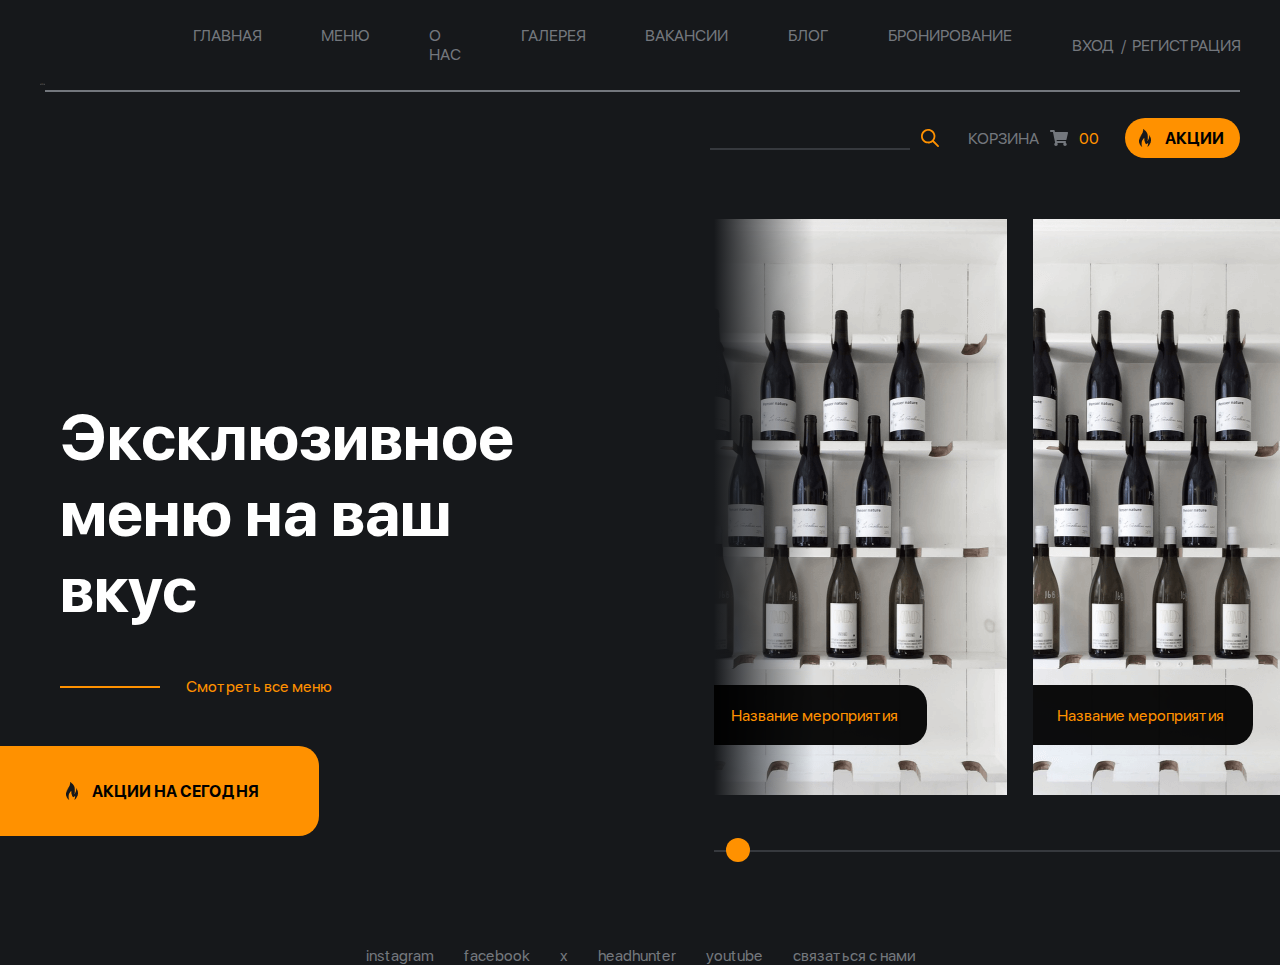
<file: index.html>
<!DOCTYPE html>
<html lang="en">
  <head>
    <!-- meta tegs -->
    <meta charset="UTF-8" />
    <meta name="viewport" content="width=device-width, initial-scale=1.0" />
    <title>Document</title>
    <!-- end meta tegs -->

    <!-- css styles -->
    <link rel="stylesheet" href="./css/reset.css" />
    <link rel="stylesheet" href="./css/style.css" />
    <!-- end css styles -->
  </head>
  <body onload="setInterval(AutoMove,100)">
    <div class="main">
      <header>
        <div class="header_inner">
          <div class="logo"><img src="./img/icons/logo.svg" alt="" /></div>
          <div class="main_header_part">
            <div class="row">
              <div class="socials">
                <a href="#"><img src="./img/icons/Instagram.svg" alt="" /></a>
                <a href="#"><img src="./img/icons/VK.svg" alt="" /></a>
                <a href="#"><img src="./img/icons/Twitter.svg" alt="" /></a>
                <a href="#"><img src="./img/icons/VK.svg" alt="" /></a>
              </div>
              <nav>
                <a href="#">Главная</a>
                <a href="#">Меню</a>
                <a href="#">О Нас</a>
                <a href="">Галерея</a>
                <a href="#">Вакансии</a>
                <a href="#">Блог</a>
                <a href="#">Бронирование</a>
              </nav>
              <div class="enter">
                <p>Вход</p>
                <p>/</p>
                <p>Регистрация</p>
              </div>
            </div>
            <div class="row">
              <div class="search">
                <input type="text" />
                <div><img src="./img/icons/ico_search.svg" alt="" /></div>
              </div>
              <div class="basket">
                <p>Корзина</p>
                <div><img src="./img/icons/ico_basket.svg" alt="" /></div>
                <p>00</p>
              </div>
              <div>
                <button class="sales">
                  <div><img src="./img/icons/ico_fire.png" alt="" /></div>
                  <p>Акции</p>
                </button>
              </div>
            </div>
          </div>
        </div>
      </header>
      <!-- <input type="range" min="20" max="60" value="0" id="range" /> -->
      <section class="main_page">
        <div class="info">
          <h1>Эксклюзивное меню на ваш вкус</h1>
          <p class="show_all">Смотреть все меню</p>
          <button class="sales big_button">
            <div><img src="./img/icons/ico_fire.png" alt="" /></div>
            <p>Акции на сегодня</p>
          </button>
        </div>
        <div class="slider">
          <div class="slider_inner_container">
            <div class="shadows_in_slider"></div>
            <div class="cards_in_slider" id="cards_in_slider">
              <div class="slider_card">
                <p>Название мероприятия</p>
                <div><img src="./img/slider/Rectangle 1.png" alt="" /></div>
              </div>
              <div class="slider_card">
                <p>Название мероприятия</p>
                <div><img src="./img/slider/Rectangle 1.png" alt="" /></div>
              </div>
              <div class="slider_card">
                <p>Название мероприятия</p>
                <div><img src="./img/slider/Rectangle 1.png" alt="" /></div>
              </div>
              <div class="slider_card">
                <p>Название мероприятия</p>
                <div><img src="./img/slider/Rectangle 1.png" alt="" /></div>
              </div>
              <div class="slider_card">
                <p>Название мероприятия</p>
                <div><img src="./img/slider/Rectangle 1.png" alt="" /></div>
              </div>
            </div>
            <div class="shadows_in_slider2"></div>
          </div>
          <div class="container_for_range">
            <div class="range" id="slider">
              <p onmousedown="changePosRound()" class="round" id="round"></p>
            </div>
            <p class="show_all in_range">Смотреть все</p>
          </div>
        </div>
      </section>
    </div>
    <footer>
      <div class="footer_inner">
        <a>instagram</a>
        <a>facebook</a>
        <a>x</a>
        <a>headhunter</a>
        <a>youtube</a>
        <a>связаться с нами</a>
      </div>
    </footer>
    <script src="./js/main.js"></script>
  </body>
</html>
</file>
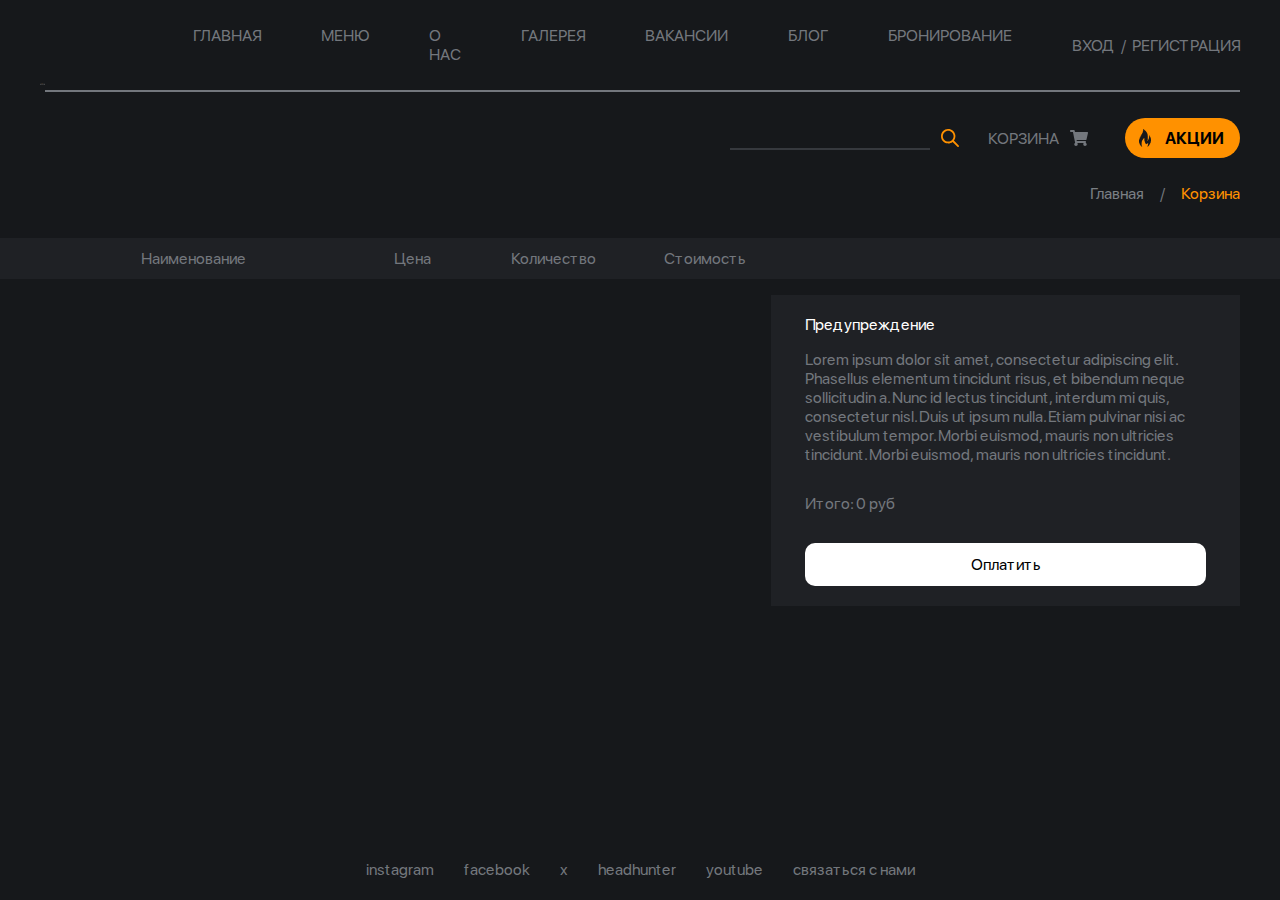
<file: basket.html>
<!DOCTYPE html>
<html lang="en">
  <head>
    <!-- meta tegs -->
    <meta charset="UTF-8" />
    <meta name="viewport" content="width=device-width, initial-scale=1.0" />
    <title>Document</title>
    <!-- end meta tegs -->

    <!-- css styles -->
    <link rel="stylesheet" href="./css/reset.css" />
    <link rel="stylesheet" href="./css/style.css" />
    <!-- end css styles -->
  </head>
  <body onload="createElems(),total_price_of_order_sum()">
    <div class="main" style="margin-bottom: unset">
      <header>
        <div class="header_inner">
          <div class="logo"><img src="./img/icons/logo.svg" alt="" /></div>
          <div class="main_header_part">
            <div class="row">
              <div class="socials">
                <a href="#">
                  <svg
                    width="24"
                    height="24"
                    viewBox="0 0 24 24"
                    fill="none"
                    xmlns="http://www.w3.org/2000/svg"
                  >
                    <path
                      d="M15.5761 6.38501H8.42305C7.87395 6.38554 7.34749 6.6039 6.95922 6.99218C6.57094 7.38045 6.35258 7.90691 6.35205 8.45601V15.605C6.35258 16.1541 6.57094 16.6806 6.95922 17.0688C7.34749 17.4571 7.87395 17.6755 8.42305 17.676H15.5761C16.1252 17.6755 16.6516 17.4571 17.0399 17.0688C17.4282 16.6806 17.6465 16.1541 17.6471 15.605V8.45601C17.6465 7.90691 17.4282 7.38045 17.0399 6.99218C16.6516 6.6039 16.1252 6.38554 15.5761 6.38501V6.38501ZM11.9991 15.75C11.2637 15.75 10.5449 15.532 9.93344 15.1234C9.32202 14.7149 8.84547 14.1342 8.56407 13.4548C8.28266 12.7755 8.20903 12.0279 8.35249 11.3067C8.49595 10.5854 8.85006 9.92296 9.37003 9.40299C9.89 8.88302 10.5525 8.52891 11.2737 8.38545C11.9949 8.24199 12.7425 8.31562 13.4219 8.59703C14.1012 8.87843 14.6819 9.35498 15.0905 9.9664C15.499 10.5778 15.7171 11.2967 15.7171 12.032C15.716 13.0178 15.3239 13.9628 14.6269 14.6599C13.9299 15.3569 12.9848 15.749 11.9991 15.75V15.75ZM15.837 9.08201C15.663 9.08201 15.4929 9.0304 15.3481 8.9337C15.2034 8.83701 15.0906 8.69957 15.024 8.53877C14.9574 8.37797 14.94 8.20103 14.974 8.03033C15.0079 7.85963 15.0917 7.70283 15.2148 7.57976C15.3379 7.45669 15.4947 7.37287 15.6654 7.33892C15.8361 7.30496 16.013 7.32239 16.1738 7.389C16.3346 7.4556 16.472 7.56839 16.5687 7.71311C16.6654 7.85782 16.7171 8.02796 16.7171 8.20201C16.7171 8.43549 16.6244 8.65943 16.4594 8.82462C16.2944 8.98981 16.0705 9.08274 15.837 9.08301V9.08201Z"
                    />
                    <path
                      d="M12.004 9.88501C11.5794 9.88501 11.1643 10.0109 10.8112 10.2468C10.4581 10.4828 10.1829 10.8181 10.0204 11.2104C9.85793 11.6027 9.81541 12.0344 9.89825 12.4509C9.98109 12.8673 10.1856 13.2499 10.4858 13.5502C10.7861 13.8504 11.1687 14.0549 11.5851 14.1378C12.0016 14.2206 12.4333 14.1781 12.8256 14.0156C13.2179 13.8531 13.5532 13.5779 13.7892 13.2248C14.0251 12.8717 14.151 12.4566 14.151 12.032C14.1502 11.4628 13.9237 10.9172 13.5213 10.5147C13.1188 10.1123 12.5732 9.8858 12.004 9.88501V9.88501Z"
                    />
                    <path
                      d="M12 0C9.62663 0 7.30655 0.703788 5.33316 2.02236C3.35977 3.34094 1.8217 5.21509 0.913451 7.4078C0.00519943 9.60051 -0.232441 12.0133 0.230582 14.3411C0.693605 16.6689 1.83649 18.8071 3.51472 20.4853C5.19295 22.1635 7.33115 23.3064 9.65892 23.7694C11.9867 24.2324 14.3995 23.9948 16.5922 23.0866C18.7849 22.1783 20.6591 20.6402 21.9776 18.6668C23.2962 16.6935 24 14.3734 24 12C24 8.8174 22.7357 5.76516 20.4853 3.51472C18.2349 1.26428 15.1826 0 12 0ZM19.218 15.609C19.2169 16.5746 18.8329 17.5003 18.1501 18.1831C17.4673 18.8659 16.5416 19.2499 15.576 19.251H8.42301C7.45741 19.2499 6.53167 18.8659 5.84889 18.1831C5.16611 17.5003 4.78206 16.5746 4.78101 15.609V8.456C4.78206 7.49041 5.16611 6.56466 5.84889 5.88189C6.53167 5.19911 7.45741 4.81506 8.42301 4.814H15.576C16.5416 4.81506 17.4673 5.19911 18.1501 5.88189C18.8329 6.56466 19.2169 7.49041 19.218 8.456V15.609Z"
                    />
                  </svg>
                </a>
                <a href="#">
                  <svg
                    width="24"
                    height="24"
                    viewBox="0 0 24 24"
                    fill="none"
                    xmlns="http://www.w3.org/2000/svg"
                  >
                    <path
                      d="M12.0025 24.0031C9.2334 24.005 6.54897 23.0483 4.40475 21.2953C2.26053 19.5423 0.788626 17.101 0.238821 14.3858C-0.310985 11.6705 0.0951834 8.84863 1.3884 6.39893C2.68161 3.94923 4.78219 2.02265 7.33367 0.946145C10.2648 -0.292681 13.5678 -0.315838 16.5159 0.88177C19.4641 2.07938 21.8161 4.39965 23.0543 7.33215C24.2925 10.2646 24.3157 13.5692 23.1186 16.5187C21.9216 19.4683 19.6024 21.8213 16.6713 23.0601C15.1943 23.6855 13.6063 24.0063 12.0025 24.0031ZM13.7247 15.2031C14.0495 15.2031 14.4243 15.6321 14.8242 16.0861C15.0895 16.419 15.3932 16.7194 15.7287 16.9811C15.9985 17.1816 16.3225 17.2956 16.6583 17.3081C16.6974 17.3089 16.7366 17.3062 16.7752 17.3001L18.8743 17.2711C18.8793 17.2711 19.394 17.2361 19.5489 16.9401C19.586 16.8401 19.5963 16.7321 19.5787 16.6268C19.5612 16.5216 19.5165 16.4228 19.449 16.3401L19.435 16.3161C19.0035 15.6518 18.4817 15.0507 17.8847 14.5301L17.8477 14.4961C16.7333 13.4611 16.7333 13.4611 17.7938 12.0881C17.9507 11.8881 18.1286 11.6541 18.3305 11.3881C19.2731 10.1311 19.6879 9.31915 19.5639 8.97315C19.487 8.75815 19.1391 8.72614 18.9382 8.72614C18.8715 8.72596 18.8047 8.7293 18.7383 8.73615L16.3704 8.75115C16.3491 8.74986 16.3278 8.74986 16.3065 8.75115C16.2222 8.7487 16.1389 8.76835 16.0646 8.80815C15.9749 8.87407 15.9031 8.96138 15.8557 9.06215C15.6098 9.69843 15.3175 10.3158 14.9811 10.9091C14.6928 11.4293 14.3529 11.9191 13.9666 12.3711C13.7537 12.5991 13.5777 12.7151 13.4428 12.7151C13.4038 12.7154 13.3656 12.7043 13.3329 12.6831C12.997 12.4661 13.013 11.8831 13.027 11.3701C13.027 11.2701 13.032 11.1771 13.032 11.0881C13.032 10.6881 13.046 10.3471 13.058 10.0451C13.098 9.04515 13.117 8.58515 12.5192 8.44515C12.1575 8.35825 11.7855 8.32124 11.4138 8.33514H11.0719C10.523 8.29576 9.97165 8.36369 9.44868 8.53514C9.23578 8.63515 9.04887 8.85815 9.06086 8.94515C9.06206 8.95416 9.06645 8.96245 9.07323 8.96851C9.08002 8.97457 9.08875 8.97799 9.09784 8.97815C9.36716 9.00276 9.61716 9.12853 9.79752 9.33014C9.96048 9.66347 10.0407 10.0312 10.0314 10.4021C10.0314 10.4231 10.0654 10.9281 10.0434 11.4561C10.0224 11.9561 9.94345 12.5691 9.70656 12.7001C9.66019 12.7263 9.60787 12.7401 9.55463 12.7401C9.21979 12.7401 8.755 12.1881 8.00936 10.8931C7.69052 10.322 7.40906 9.73076 7.16675 9.12315C7.12178 9.02065 7.0533 8.9302 6.96684 8.85915C6.85722 8.78654 6.7342 8.73656 6.60501 8.71214L4.35507 8.72715C4.35507 8.72715 4.01623 8.73814 3.89329 8.88315C3.78434 9.01315 3.88329 9.28314 3.88429 9.28314C3.88529 9.28314 4.33608 10.3331 5.01676 11.6031C5.72717 13.001 6.60962 14.3045 7.64353 15.4831C8.63254 16.5609 10.0087 17.2018 11.4697 17.2651C11.5187 17.2651 11.5467 17.2651 11.5497 17.2651H12.4913C12.6501 17.2469 12.7998 17.1814 12.9211 17.0771C13.0074 16.9566 13.0527 16.8114 13.05 16.6631C13.0509 16.4433 13.0723 16.224 13.114 16.0081C13.1769 15.6991 13.3139 15.3081 13.6137 15.2131C13.6499 15.204 13.6874 15.2006 13.7247 15.2031Z"
                    />
                  </svg>
                </a>
                <a href="#">
                  <svg
                    width="24"
                    height="24"
                    viewBox="0 0 24 24"
                    fill="none"
                    xmlns="http://www.w3.org/2000/svg"
                  >
                    <path
                      d="M12.0025 24.0031C9.2334 24.005 6.54897 23.0483 4.40475 21.2953C2.26053 19.5423 0.788626 17.101 0.238821 14.3858C-0.310985 11.6705 0.0951834 8.84863 1.3884 6.39893C2.68161 3.94923 4.78219 2.02265 7.33367 0.946145C10.2648 -0.292681 13.5678 -0.315838 16.5159 0.88177C19.4641 2.07938 21.8161 4.39965 23.0543 7.33215C24.2925 10.2646 24.3157 13.5692 23.1186 16.5187C21.9216 19.4683 19.6024 21.8213 16.6713 23.0601C15.1943 23.6855 13.6063 24.0063 12.0025 24.0031ZM5.37559 17.3551C6.6079 18.1452 8.03007 18.5888 9.49282 18.6394C10.9556 18.69 12.405 18.3457 13.6889 17.6427C14.9728 16.9397 16.0439 15.9039 16.7897 14.6439C17.5355 13.384 17.9286 11.9465 17.9277 10.4821C17.9277 10.3591 17.9277 10.2341 17.9197 10.1111C18.4811 9.70605 18.9652 9.20341 19.349 8.62714C18.8256 8.85908 18.2703 9.01111 17.7018 9.07815C18.3008 8.72006 18.7489 8.15587 18.9622 7.49115C18.3999 7.82677 17.7843 8.06353 17.1421 8.19114C16.7098 7.73256 16.1388 7.42903 15.517 7.3274C14.8952 7.22577 14.2572 7.33168 13.7016 7.6288C13.146 7.92592 12.7035 8.39773 12.4425 8.97142C12.1815 9.54511 12.1164 10.1888 12.2574 10.8031C11.1 10.7472 9.96818 10.4426 8.93892 9.91014C7.93901 9.39457 7.05684 8.67713 6.34813 7.80315C5.98157 8.43478 5.86931 9.1824 6.0342 9.89391C6.19908 10.6054 6.62873 11.2273 7.23572 11.6331C6.78018 11.6188 6.33467 11.4957 5.93633 11.2741C5.93633 11.2861 5.93633 11.2981 5.93633 11.3101C5.93746 11.972 6.16679 12.6132 6.58561 13.1254C7.00443 13.6377 7.58709 13.9898 8.23525 14.1221C7.81153 14.2375 7.36705 14.2542 6.93586 14.1711C7.11859 14.7414 7.47517 15.2402 7.95558 15.5974C8.43599 15.9546 9.01612 16.1525 9.6146 16.1631C8.41378 17.1038 6.89039 17.5321 5.37559 17.3551Z"
                    />
                  </svg>
                </a>
                <a href="#">
                  <svg
                    width="24"
                    height="24"
                    viewBox="0 0 24 24"
                    fill="none"
                    xmlns="http://www.w3.org/2000/svg"
                  >
                    <path
                      d="M12.0025 24.0031C9.2334 24.005 6.54897 23.0483 4.40475 21.2953C2.26053 19.5423 0.788626 17.101 0.238821 14.3858C-0.310985 11.6705 0.0951834 8.84863 1.3884 6.39893C2.68161 3.94923 4.78219 2.02265 7.33367 0.946145C10.2648 -0.292681 13.5678 -0.315838 16.5159 0.88177C19.4641 2.07938 21.8161 4.39965 23.0543 7.33215C24.2925 10.2646 24.3157 13.5692 23.1186 16.5187C21.9216 19.4683 19.6024 21.8213 16.6713 23.0601C15.1943 23.6855 13.6063 24.0063 12.0025 24.0031ZM13.7247 15.2031C14.0495 15.2031 14.4243 15.6321 14.8242 16.0861C15.0895 16.419 15.3932 16.7194 15.7287 16.9811C15.9985 17.1816 16.3225 17.2956 16.6583 17.3081C16.6974 17.3089 16.7366 17.3062 16.7752 17.3001L18.8743 17.2711C18.8793 17.2711 19.394 17.2361 19.5489 16.9401C19.586 16.8401 19.5963 16.7321 19.5787 16.6268C19.5612 16.5216 19.5165 16.4228 19.449 16.3401L19.435 16.3161C19.0035 15.6518 18.4817 15.0507 17.8847 14.5301L17.8477 14.4961C16.7333 13.4611 16.7333 13.4611 17.7938 12.0881C17.9507 11.8881 18.1286 11.6541 18.3305 11.3881C19.2731 10.1311 19.6879 9.31915 19.5639 8.97315C19.487 8.75815 19.1391 8.72614 18.9382 8.72614C18.8715 8.72596 18.8047 8.7293 18.7383 8.73615L16.3704 8.75115C16.3491 8.74986 16.3278 8.74986 16.3065 8.75115C16.2222 8.7487 16.1389 8.76835 16.0646 8.80815C15.9749 8.87407 15.9031 8.96138 15.8557 9.06215C15.6098 9.69843 15.3175 10.3158 14.9811 10.9091C14.6928 11.4293 14.3529 11.9191 13.9666 12.3711C13.7537 12.5991 13.5777 12.7151 13.4428 12.7151C13.4038 12.7154 13.3656 12.7043 13.3329 12.6831C12.997 12.4661 13.013 11.8831 13.027 11.3701C13.027 11.2701 13.032 11.1771 13.032 11.0881C13.032 10.6881 13.046 10.3471 13.058 10.0451C13.098 9.04515 13.117 8.58515 12.5192 8.44515C12.1575 8.35825 11.7855 8.32124 11.4138 8.33514H11.0719C10.523 8.29576 9.97165 8.36369 9.44868 8.53514C9.23578 8.63515 9.04887 8.85815 9.06086 8.94515C9.06206 8.95416 9.06645 8.96245 9.07323 8.96851C9.08002 8.97457 9.08875 8.97799 9.09784 8.97815C9.36716 9.00276 9.61716 9.12853 9.79752 9.33014C9.96048 9.66347 10.0407 10.0312 10.0314 10.4021C10.0314 10.4231 10.0654 10.9281 10.0434 11.4561C10.0224 11.9561 9.94345 12.5691 9.70656 12.7001C9.66019 12.7263 9.60787 12.7401 9.55463 12.7401C9.21979 12.7401 8.755 12.1881 8.00936 10.8931C7.69052 10.322 7.40906 9.73076 7.16675 9.12315C7.12178 9.02065 7.0533 8.9302 6.96684 8.85915C6.85722 8.78654 6.7342 8.73656 6.60501 8.71214L4.35507 8.72715C4.35507 8.72715 4.01623 8.73814 3.89329 8.88315C3.78434 9.01315 3.88329 9.28314 3.88429 9.28314C3.88529 9.28314 4.33608 10.3331 5.01676 11.6031C5.72717 13.001 6.60962 14.3045 7.64353 15.4831C8.63254 16.5609 10.0087 17.2018 11.4697 17.2651C11.5187 17.2651 11.5467 17.2651 11.5497 17.2651H12.4913C12.6501 17.2469 12.7998 17.1814 12.9211 17.0771C13.0074 16.9566 13.0527 16.8114 13.05 16.6631C13.0509 16.4433 13.0723 16.224 13.114 16.0081C13.1769 15.6991 13.3139 15.3081 13.6137 15.2131C13.6499 15.204 13.6874 15.2006 13.7247 15.2031Z"
                    />
                  </svg>
                </a>
              </div>
              <nav>
                <a href="#">Главная</a>
                <a href="#">Меню</a>
                <a href="#">О Нас</a>
                <a href="">Галерея</a>
                <a href="#">Вакансии</a>
                <a href="#">Блог</a>
                <a href="#">Бронирование</a>
              </nav>
              <div class="enter">
                <p>Вход</p>
                <p>/</p>
                <p>Регистрация</p>
              </div>
            </div>
            <div class="row">
              <div class="search">
                <input type="text" />
                <div><img src="./img/icons/ico_search.svg" alt="" /></div>
              </div>
              <div class="basket">
                <p>Корзина</p>
                <div><img src="./img/icons/ico_basket.svg" alt="" /></div>
                <p class="main_cart">00</p>
              </div>
              <div>
                <button class="sales">
                  <div><img src="./img/icons/ico_fire.png" alt="" /></div>
                  <p>Акции</p>
                </button>
              </div>
            </div>
          </div>
        </div>
      </header>
      <main>
        <div class="info_of_category container">
          <a href="#">Главная</a>
          <p>/</p>
          <a href="#">Корзина</a>
        </div>
        <div class="gray_bar" style="height: auto">
          <ul>
            <li>Наименование</li>
            <li>Цена</li>
            <li>Количество</li>
            <li>Стоимость</li>
          </ul>
        </div>
        <div
          class="container"
          style="display: flex; justify-content: space-between"
        >
          <div
            class="container_for_product_cards basketPageD"
            id="container_for_product_cards"
          >
            <!--  <div class="basketPage_product">
              <div class="image_and_descr_of_card">
                <div class="main_image">
                  <img
                    class="don"
                    style="
                      border-top-left-radius: 10px;
                      border-bottom-left-radius: 10px;
                    "
                    src="./img/card/Rectangle.png"
                    alt=""
                  />
                </div>

                <div>
                  <h2>2Вино Puressio belnuoritto bancherio вторая строчка</h2>
                </div>
              </div>

              <p>руб / шт</p>
              <div class="count">
                <button onclick="changeCount('minus')">
                  <svg
                    width="24"
                    height="24"
                    viewBox="0 0 24 24"
                    fill="none"
                    xmlns="http://www.w3.org/2000/svg"
                  >
                    <circle cx="12" cy="12" r="8" />
                    <rect x="8" y="11" width="8" height="2" fill="#16181B" />
                  </svg>
                </button>
                <p class="counter">1</p>
                <p>шт</p>
                <button onclick="changeCount('plus')">
                  <svg
                    width="24"
                    height="24"
                    viewBox="0 0 24 24"
                    fill="none"
                    xmlns="http://www.w3.org/2000/svg"
                  >
                    <circle cx="12" cy="12" r="8" fill="#73777D" />
                    <rect x="8" y="11" width="8" height="2" />
                    <rect
                      x="13"
                      y="8"
                      width="8"
                      height="2"
                      transform="rotate(90 13 8)"
                      fill="#16181B"
                    />
                  </svg>
                </button>
              </div>
              <div class="all_price">
                <p>руб / шт</p>
              </div>
              <button class="delete_button">
                <p>удалить</p>
                <div>
                  <img src="./img/icons/UI/ico_basket.png" alt="" />
                </div>
              </button>
            </div> -->
          </div>
          <div class="total_score">
            <h4>Предупреждение</h4>
            <p>
              Lorem ipsum dolor sit amet, consectetur adipiscing elit. Phasellus
              elementum tincidunt risus, et bibendum neque sollicitudin a. Nunc
              id lectus tincidunt, interdum mi quis, consectetur nisl. Duis ut
              ipsum nulla. Etiam pulvinar nisi ac vestibulum tempor. Morbi
              euismod, mauris non ultricies tincidunt. Morbi euismod, mauris non
              ultricies tincidunt.
            </p>
            <div class="total_price_of_order">Итого: руб</div>
            <button>Оплатить</button>
          </div>
        </div>
      </main>
    </div>
    <footer>
      <div class="footer_inner">
        <a>instagram</a>
        <a>facebook</a>
        <a>x</a>
        <a>headhunter</a>
        <a>youtube</a>
        <a>связаться с нами</a>
      </div>
    </footer>
    <script src="./js/basket.js"></script>
  </body>
</html>
</file>
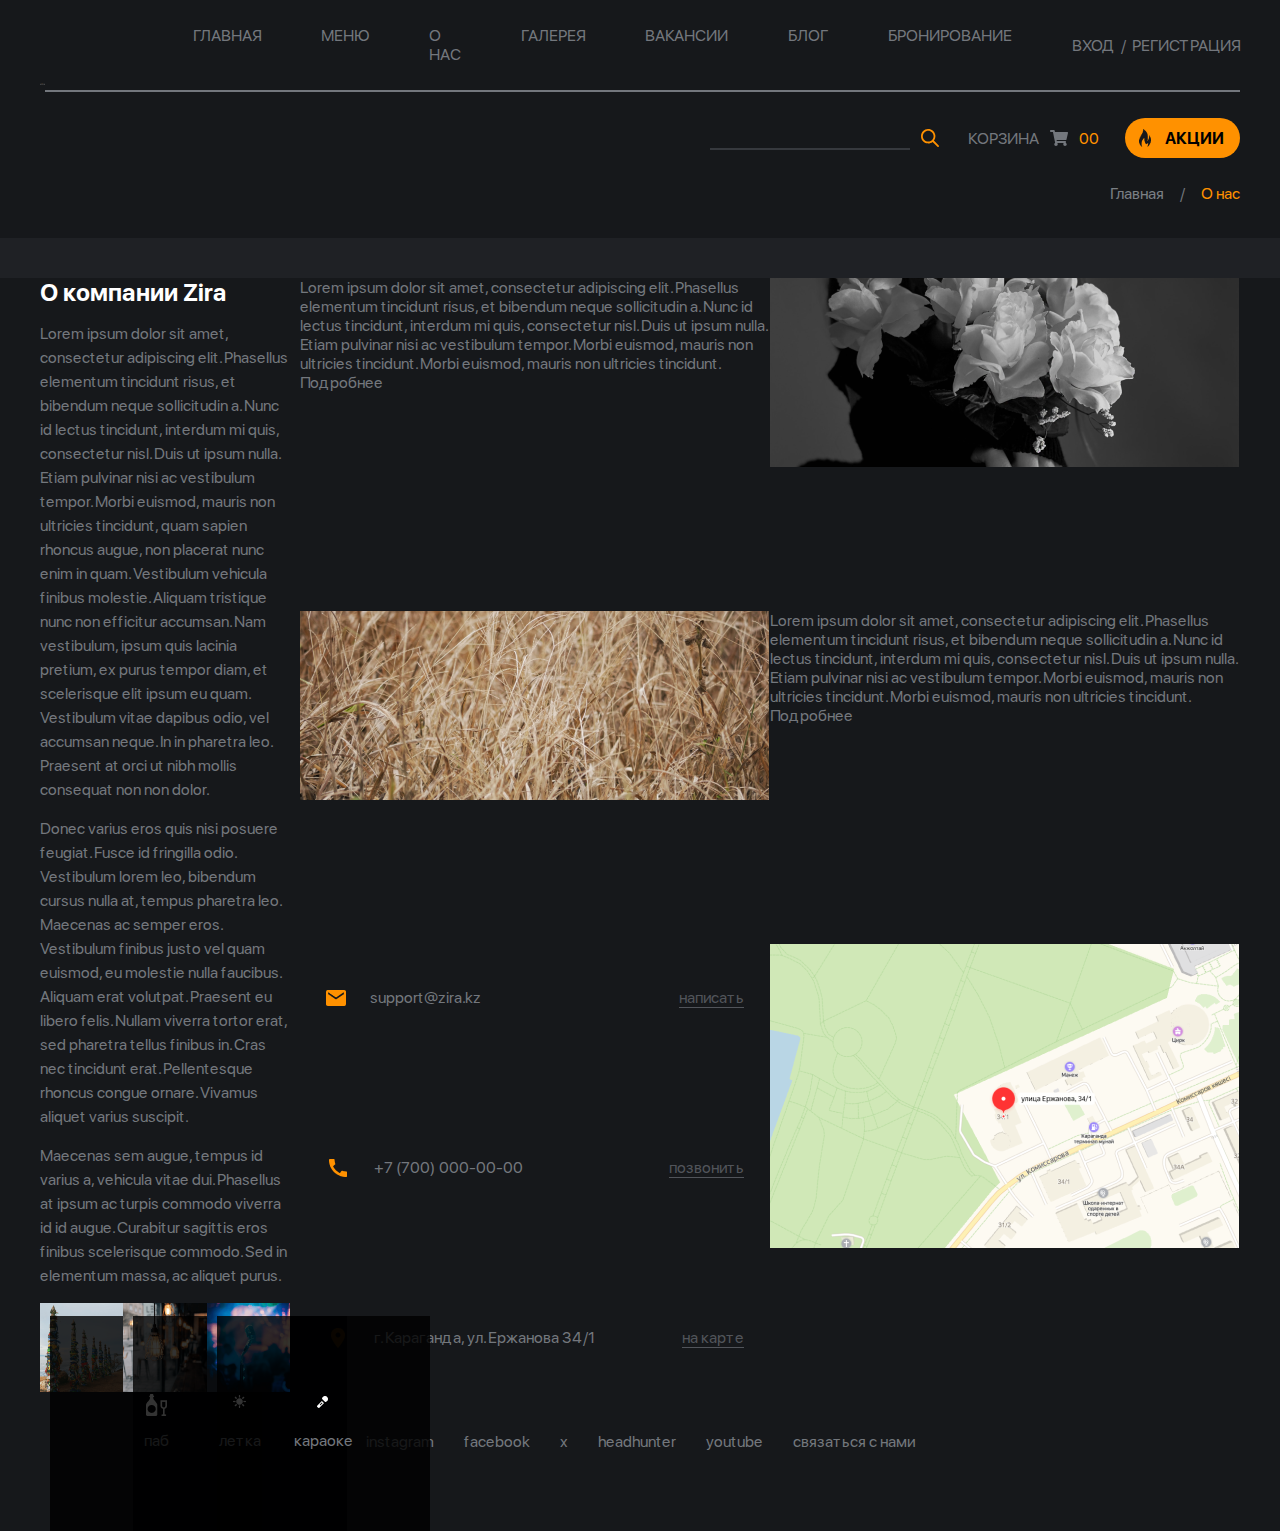
<file: blog.html>
<!DOCTYPE html>
<html lang="en">
  <head>
    <!-- meta tegs -->
    <meta charset="UTF-8" />
    <meta name="viewport" content="width=device-width, initial-scale=1.0" />
    <title>Document</title>
    <!-- end meta tegs -->

    <!-- css styles -->
    <link rel="stylesheet" href="./css/reset.css" />
    <link rel="stylesheet" href="./css/style.css" />
    <!-- end css styles -->
  </head>
  <body>
    <div class="main">
      <header>
        <div class="header_inner">
          <div class="logo"><img src="./img/icons/logo.svg" alt="" /></div>
          <div class="main_header_part">
            <div class="row">
              <div class="socials">
                <a href="#">
                  <svg
                    width="24"
                    height="24"
                    viewBox="0 0 24 24"
                    fill="none"
                    xmlns="http://www.w3.org/2000/svg"
                  >
                    <path
                      d="M15.5761 6.38501H8.42305C7.87395 6.38554 7.34749 6.6039 6.95922 6.99218C6.57094 7.38045 6.35258 7.90691 6.35205 8.45601V15.605C6.35258 16.1541 6.57094 16.6806 6.95922 17.0688C7.34749 17.4571 7.87395 17.6755 8.42305 17.676H15.5761C16.1252 17.6755 16.6516 17.4571 17.0399 17.0688C17.4282 16.6806 17.6465 16.1541 17.6471 15.605V8.45601C17.6465 7.90691 17.4282 7.38045 17.0399 6.99218C16.6516 6.6039 16.1252 6.38554 15.5761 6.38501V6.38501ZM11.9991 15.75C11.2637 15.75 10.5449 15.532 9.93344 15.1234C9.32202 14.7149 8.84547 14.1342 8.56407 13.4548C8.28266 12.7755 8.20903 12.0279 8.35249 11.3067C8.49595 10.5854 8.85006 9.92296 9.37003 9.40299C9.89 8.88302 10.5525 8.52891 11.2737 8.38545C11.9949 8.24199 12.7425 8.31562 13.4219 8.59703C14.1012 8.87843 14.6819 9.35498 15.0905 9.9664C15.499 10.5778 15.7171 11.2967 15.7171 12.032C15.716 13.0178 15.3239 13.9628 14.6269 14.6599C13.9299 15.3569 12.9848 15.749 11.9991 15.75V15.75ZM15.837 9.08201C15.663 9.08201 15.4929 9.0304 15.3481 8.9337C15.2034 8.83701 15.0906 8.69957 15.024 8.53877C14.9574 8.37797 14.94 8.20103 14.974 8.03033C15.0079 7.85963 15.0917 7.70283 15.2148 7.57976C15.3379 7.45669 15.4947 7.37287 15.6654 7.33892C15.8361 7.30496 16.013 7.32239 16.1738 7.389C16.3346 7.4556 16.472 7.56839 16.5687 7.71311C16.6654 7.85782 16.7171 8.02796 16.7171 8.20201C16.7171 8.43549 16.6244 8.65943 16.4594 8.82462C16.2944 8.98981 16.0705 9.08274 15.837 9.08301V9.08201Z"
                    />
                    <path
                      d="M12.004 9.88501C11.5794 9.88501 11.1643 10.0109 10.8112 10.2468C10.4581 10.4828 10.1829 10.8181 10.0204 11.2104C9.85793 11.6027 9.81541 12.0344 9.89825 12.4509C9.98109 12.8673 10.1856 13.2499 10.4858 13.5502C10.7861 13.8504 11.1687 14.0549 11.5851 14.1378C12.0016 14.2206 12.4333 14.1781 12.8256 14.0156C13.2179 13.8531 13.5532 13.5779 13.7892 13.2248C14.0251 12.8717 14.151 12.4566 14.151 12.032C14.1502 11.4628 13.9237 10.9172 13.5213 10.5147C13.1188 10.1123 12.5732 9.8858 12.004 9.88501V9.88501Z"
                    />
                    <path
                      d="M12 0C9.62663 0 7.30655 0.703788 5.33316 2.02236C3.35977 3.34094 1.8217 5.21509 0.913451 7.4078C0.00519943 9.60051 -0.232441 12.0133 0.230582 14.3411C0.693605 16.6689 1.83649 18.8071 3.51472 20.4853C5.19295 22.1635 7.33115 23.3064 9.65892 23.7694C11.9867 24.2324 14.3995 23.9948 16.5922 23.0866C18.7849 22.1783 20.6591 20.6402 21.9776 18.6668C23.2962 16.6935 24 14.3734 24 12C24 8.8174 22.7357 5.76516 20.4853 3.51472C18.2349 1.26428 15.1826 0 12 0ZM19.218 15.609C19.2169 16.5746 18.8329 17.5003 18.1501 18.1831C17.4673 18.8659 16.5416 19.2499 15.576 19.251H8.42301C7.45741 19.2499 6.53167 18.8659 5.84889 18.1831C5.16611 17.5003 4.78206 16.5746 4.78101 15.609V8.456C4.78206 7.49041 5.16611 6.56466 5.84889 5.88189C6.53167 5.19911 7.45741 4.81506 8.42301 4.814H15.576C16.5416 4.81506 17.4673 5.19911 18.1501 5.88189C18.8329 6.56466 19.2169 7.49041 19.218 8.456V15.609Z"
                    />
                  </svg>
                </a>
                <a href="#">
                  <svg
                    width="24"
                    height="24"
                    viewBox="0 0 24 24"
                    fill="none"
                    xmlns="http://www.w3.org/2000/svg"
                  >
                    <path
                      d="M12.0025 24.0031C9.2334 24.005 6.54897 23.0483 4.40475 21.2953C2.26053 19.5423 0.788626 17.101 0.238821 14.3858C-0.310985 11.6705 0.0951834 8.84863 1.3884 6.39893C2.68161 3.94923 4.78219 2.02265 7.33367 0.946145C10.2648 -0.292681 13.5678 -0.315838 16.5159 0.88177C19.4641 2.07938 21.8161 4.39965 23.0543 7.33215C24.2925 10.2646 24.3157 13.5692 23.1186 16.5187C21.9216 19.4683 19.6024 21.8213 16.6713 23.0601C15.1943 23.6855 13.6063 24.0063 12.0025 24.0031ZM13.7247 15.2031C14.0495 15.2031 14.4243 15.6321 14.8242 16.0861C15.0895 16.419 15.3932 16.7194 15.7287 16.9811C15.9985 17.1816 16.3225 17.2956 16.6583 17.3081C16.6974 17.3089 16.7366 17.3062 16.7752 17.3001L18.8743 17.2711C18.8793 17.2711 19.394 17.2361 19.5489 16.9401C19.586 16.8401 19.5963 16.7321 19.5787 16.6268C19.5612 16.5216 19.5165 16.4228 19.449 16.3401L19.435 16.3161C19.0035 15.6518 18.4817 15.0507 17.8847 14.5301L17.8477 14.4961C16.7333 13.4611 16.7333 13.4611 17.7938 12.0881C17.9507 11.8881 18.1286 11.6541 18.3305 11.3881C19.2731 10.1311 19.6879 9.31915 19.5639 8.97315C19.487 8.75815 19.1391 8.72614 18.9382 8.72614C18.8715 8.72596 18.8047 8.7293 18.7383 8.73615L16.3704 8.75115C16.3491 8.74986 16.3278 8.74986 16.3065 8.75115C16.2222 8.7487 16.1389 8.76835 16.0646 8.80815C15.9749 8.87407 15.9031 8.96138 15.8557 9.06215C15.6098 9.69843 15.3175 10.3158 14.9811 10.9091C14.6928 11.4293 14.3529 11.9191 13.9666 12.3711C13.7537 12.5991 13.5777 12.7151 13.4428 12.7151C13.4038 12.7154 13.3656 12.7043 13.3329 12.6831C12.997 12.4661 13.013 11.8831 13.027 11.3701C13.027 11.2701 13.032 11.1771 13.032 11.0881C13.032 10.6881 13.046 10.3471 13.058 10.0451C13.098 9.04515 13.117 8.58515 12.5192 8.44515C12.1575 8.35825 11.7855 8.32124 11.4138 8.33514H11.0719C10.523 8.29576 9.97165 8.36369 9.44868 8.53514C9.23578 8.63515 9.04887 8.85815 9.06086 8.94515C9.06206 8.95416 9.06645 8.96245 9.07323 8.96851C9.08002 8.97457 9.08875 8.97799 9.09784 8.97815C9.36716 9.00276 9.61716 9.12853 9.79752 9.33014C9.96048 9.66347 10.0407 10.0312 10.0314 10.4021C10.0314 10.4231 10.0654 10.9281 10.0434 11.4561C10.0224 11.9561 9.94345 12.5691 9.70656 12.7001C9.66019 12.7263 9.60787 12.7401 9.55463 12.7401C9.21979 12.7401 8.755 12.1881 8.00936 10.8931C7.69052 10.322 7.40906 9.73076 7.16675 9.12315C7.12178 9.02065 7.0533 8.9302 6.96684 8.85915C6.85722 8.78654 6.7342 8.73656 6.60501 8.71214L4.35507 8.72715C4.35507 8.72715 4.01623 8.73814 3.89329 8.88315C3.78434 9.01315 3.88329 9.28314 3.88429 9.28314C3.88529 9.28314 4.33608 10.3331 5.01676 11.6031C5.72717 13.001 6.60962 14.3045 7.64353 15.4831C8.63254 16.5609 10.0087 17.2018 11.4697 17.2651C11.5187 17.2651 11.5467 17.2651 11.5497 17.2651H12.4913C12.6501 17.2469 12.7998 17.1814 12.9211 17.0771C13.0074 16.9566 13.0527 16.8114 13.05 16.6631C13.0509 16.4433 13.0723 16.224 13.114 16.0081C13.1769 15.6991 13.3139 15.3081 13.6137 15.2131C13.6499 15.204 13.6874 15.2006 13.7247 15.2031Z"
                    />
                  </svg>
                </a>
                <a href="#">
                  <svg
                    width="24"
                    height="24"
                    viewBox="0 0 24 24"
                    fill="none"
                    xmlns="http://www.w3.org/2000/svg"
                  >
                    <path
                      d="M12.0025 24.0031C9.2334 24.005 6.54897 23.0483 4.40475 21.2953C2.26053 19.5423 0.788626 17.101 0.238821 14.3858C-0.310985 11.6705 0.0951834 8.84863 1.3884 6.39893C2.68161 3.94923 4.78219 2.02265 7.33367 0.946145C10.2648 -0.292681 13.5678 -0.315838 16.5159 0.88177C19.4641 2.07938 21.8161 4.39965 23.0543 7.33215C24.2925 10.2646 24.3157 13.5692 23.1186 16.5187C21.9216 19.4683 19.6024 21.8213 16.6713 23.0601C15.1943 23.6855 13.6063 24.0063 12.0025 24.0031ZM5.37559 17.3551C6.6079 18.1452 8.03007 18.5888 9.49282 18.6394C10.9556 18.69 12.405 18.3457 13.6889 17.6427C14.9728 16.9397 16.0439 15.9039 16.7897 14.6439C17.5355 13.384 17.9286 11.9465 17.9277 10.4821C17.9277 10.3591 17.9277 10.2341 17.9197 10.1111C18.4811 9.70605 18.9652 9.20341 19.349 8.62714C18.8256 8.85908 18.2703 9.01111 17.7018 9.07815C18.3008 8.72006 18.7489 8.15587 18.9622 7.49115C18.3999 7.82677 17.7843 8.06353 17.1421 8.19114C16.7098 7.73256 16.1388 7.42903 15.517 7.3274C14.8952 7.22577 14.2572 7.33168 13.7016 7.6288C13.146 7.92592 12.7035 8.39773 12.4425 8.97142C12.1815 9.54511 12.1164 10.1888 12.2574 10.8031C11.1 10.7472 9.96818 10.4426 8.93892 9.91014C7.93901 9.39457 7.05684 8.67713 6.34813 7.80315C5.98157 8.43478 5.86931 9.1824 6.0342 9.89391C6.19908 10.6054 6.62873 11.2273 7.23572 11.6331C6.78018 11.6188 6.33467 11.4957 5.93633 11.2741C5.93633 11.2861 5.93633 11.2981 5.93633 11.3101C5.93746 11.972 6.16679 12.6132 6.58561 13.1254C7.00443 13.6377 7.58709 13.9898 8.23525 14.1221C7.81153 14.2375 7.36705 14.2542 6.93586 14.1711C7.11859 14.7414 7.47517 15.2402 7.95558 15.5974C8.43599 15.9546 9.01612 16.1525 9.6146 16.1631C8.41378 17.1038 6.89039 17.5321 5.37559 17.3551Z"
                    />
                  </svg>
                </a>
                <a href="#">
                  <svg
                    width="24"
                    height="24"
                    viewBox="0 0 24 24"
                    fill="none"
                    xmlns="http://www.w3.org/2000/svg"
                  >
                    <path
                      d="M12.0025 24.0031C9.2334 24.005 6.54897 23.0483 4.40475 21.2953C2.26053 19.5423 0.788626 17.101 0.238821 14.3858C-0.310985 11.6705 0.0951834 8.84863 1.3884 6.39893C2.68161 3.94923 4.78219 2.02265 7.33367 0.946145C10.2648 -0.292681 13.5678 -0.315838 16.5159 0.88177C19.4641 2.07938 21.8161 4.39965 23.0543 7.33215C24.2925 10.2646 24.3157 13.5692 23.1186 16.5187C21.9216 19.4683 19.6024 21.8213 16.6713 23.0601C15.1943 23.6855 13.6063 24.0063 12.0025 24.0031ZM13.7247 15.2031C14.0495 15.2031 14.4243 15.6321 14.8242 16.0861C15.0895 16.419 15.3932 16.7194 15.7287 16.9811C15.9985 17.1816 16.3225 17.2956 16.6583 17.3081C16.6974 17.3089 16.7366 17.3062 16.7752 17.3001L18.8743 17.2711C18.8793 17.2711 19.394 17.2361 19.5489 16.9401C19.586 16.8401 19.5963 16.7321 19.5787 16.6268C19.5612 16.5216 19.5165 16.4228 19.449 16.3401L19.435 16.3161C19.0035 15.6518 18.4817 15.0507 17.8847 14.5301L17.8477 14.4961C16.7333 13.4611 16.7333 13.4611 17.7938 12.0881C17.9507 11.8881 18.1286 11.6541 18.3305 11.3881C19.2731 10.1311 19.6879 9.31915 19.5639 8.97315C19.487 8.75815 19.1391 8.72614 18.9382 8.72614C18.8715 8.72596 18.8047 8.7293 18.7383 8.73615L16.3704 8.75115C16.3491 8.74986 16.3278 8.74986 16.3065 8.75115C16.2222 8.7487 16.1389 8.76835 16.0646 8.80815C15.9749 8.87407 15.9031 8.96138 15.8557 9.06215C15.6098 9.69843 15.3175 10.3158 14.9811 10.9091C14.6928 11.4293 14.3529 11.9191 13.9666 12.3711C13.7537 12.5991 13.5777 12.7151 13.4428 12.7151C13.4038 12.7154 13.3656 12.7043 13.3329 12.6831C12.997 12.4661 13.013 11.8831 13.027 11.3701C13.027 11.2701 13.032 11.1771 13.032 11.0881C13.032 10.6881 13.046 10.3471 13.058 10.0451C13.098 9.04515 13.117 8.58515 12.5192 8.44515C12.1575 8.35825 11.7855 8.32124 11.4138 8.33514H11.0719C10.523 8.29576 9.97165 8.36369 9.44868 8.53514C9.23578 8.63515 9.04887 8.85815 9.06086 8.94515C9.06206 8.95416 9.06645 8.96245 9.07323 8.96851C9.08002 8.97457 9.08875 8.97799 9.09784 8.97815C9.36716 9.00276 9.61716 9.12853 9.79752 9.33014C9.96048 9.66347 10.0407 10.0312 10.0314 10.4021C10.0314 10.4231 10.0654 10.9281 10.0434 11.4561C10.0224 11.9561 9.94345 12.5691 9.70656 12.7001C9.66019 12.7263 9.60787 12.7401 9.55463 12.7401C9.21979 12.7401 8.755 12.1881 8.00936 10.8931C7.69052 10.322 7.40906 9.73076 7.16675 9.12315C7.12178 9.02065 7.0533 8.9302 6.96684 8.85915C6.85722 8.78654 6.7342 8.73656 6.60501 8.71214L4.35507 8.72715C4.35507 8.72715 4.01623 8.73814 3.89329 8.88315C3.78434 9.01315 3.88329 9.28314 3.88429 9.28314C3.88529 9.28314 4.33608 10.3331 5.01676 11.6031C5.72717 13.001 6.60962 14.3045 7.64353 15.4831C8.63254 16.5609 10.0087 17.2018 11.4697 17.2651C11.5187 17.2651 11.5467 17.2651 11.5497 17.2651H12.4913C12.6501 17.2469 12.7998 17.1814 12.9211 17.0771C13.0074 16.9566 13.0527 16.8114 13.05 16.6631C13.0509 16.4433 13.0723 16.224 13.114 16.0081C13.1769 15.6991 13.3139 15.3081 13.6137 15.2131C13.6499 15.204 13.6874 15.2006 13.7247 15.2031Z"
                    />
                  </svg>
                </a>
              </div>
              <nav>
                <a href="#">Главная</a>
                <a href="#">Меню</a>
                <a href="#">О Нас</a>
                <a href="">Галерея</a>
                <a href="#">Вакансии</a>
                <a href="#">Блог</a>
                <a href="#">Бронирование</a>
              </nav>
              <div class="enter">
                <p>Вход</p>
                <p>/</p>
                <p>Регистрация</p>
              </div>
            </div>
            <div class="row">
              <div class="search">
                <input type="text" />
                <div><img src="./img/icons/ico_search.svg" alt="" /></div>
              </div>
              <div class="basket">
                <p>Корзина</p>
                <div><img src="./img/icons/ico_basket.svg" alt="" /></div>
                <p>00</p>
              </div>
              <div>
                <button class="sales">
                  <div><img src="./img/icons/ico_fire.png" alt="" /></div>
                  <p>Акции</p>
                </button>
              </div>
            </div>
          </div>
        </div>
      </header>
      <main>
        <div class="info_of_category container">
          <a href="#">Главная</a>
          <p>/</p>
          <a href="#">О нас</a>
        </div>
        <div class="gray_bar"></div>
        <section class="container about_and_blog">
          <div class="about_us">
            <h3>О компании Zira</h3>
            <p>
              Lorem ipsum dolor sit amet, consectetur adipiscing elit. Phasellus
              elementum tincidunt risus, et bibendum neque sollicitudin a. Nunc
              id lectus tincidunt, interdum mi quis, consectetur nisl. Duis ut
              ipsum nulla. Etiam pulvinar nisi ac vestibulum tempor. Morbi
              euismod, mauris non ultricies tincidunt, quam sapien rhoncus
              augue, non placerat nunc enim in quam. Vestibulum vehicula finibus
              molestie. Aliquam tristique nunc non efficitur accumsan. Nam
              vestibulum, ipsum quis lacinia pretium, ex purus tempor diam, et
              scelerisque elit ipsum eu quam. Vestibulum vitae dapibus odio, vel
              accumsan neque. In in pharetra leo. Praesent at orci ut nibh
              mollis consequat non non dolor.
            </p>
            <p>
              Donec varius eros quis nisi posuere feugiat. Fusce id fringilla
              odio. Vestibulum lorem leo, bibendum cursus nulla at, tempus
              pharetra leo. Maecenas ac semper eros. Vestibulum finibus justo
              vel quam euismod, eu molestie nulla faucibus. Aliquam erat
              volutpat. Praesent eu libero felis. Nullam viverra tortor erat,
              sed pharetra tellus finibus in. Cras nec tincidunt erat.
              Pellentesque rhoncus congue ornare. Vivamus aliquet varius
              suscipit.
            </p>

            <p>
              Maecenas sem augue, tempus id varius a, vehicula vitae dui.
              Phasellus at ipsum ac turpis commodo viverra id id augue.
              Curabitur sagittis eros finibus scelerisque commodo. Sed in
              elementum massa, ac aliquet purus.
            </p>

            <div class="images_in_about">
              <div class="sample_image">
                <div><img src="./img/in_about/photos/1.png" alt="pub" /></div>
                <div>
                  <div><img src="./img/in_about/icons/1.png" alt="" /></div>
                  <p>паб</p>
                </div>
              </div>
              <div class="sample_image">
                <div>
                  <img src="./img/in_about/photos/2.png" alt="summer" />
                </div>
                <div>
                  <div><img src="./img/in_about/icons/2.png" alt="" /></div>
                  <p>летка</p>
                </div>
              </div>
              <div class="sample_image">
                <div>
                  <img src="./img/in_about/photos/3.png" alt="summer" />
                </div>
                <div>
                  <div>
                    <img src="./img/in_about/icons/3.png" alt="karaoke" />
                  </div>
                  <p>караоке</p>
                </div>
              </div>
            </div>
          </div>
          <div class="our_blog">
            <div>
              <p>
                Lorem ipsum dolor sit amet, consectetur adipiscing elit.
                Phasellus elementum tincidunt risus, et bibendum neque
                sollicitudin a. Nunc id lectus tincidunt, interdum mi quis,
                consectetur nisl. Duis ut ipsum nulla. Etiam pulvinar nisi ac
                vestibulum tempor. Morbi euismod, mauris non ultricies
                tincidunt. Morbi euismod, mauris non ultricies tincidunt.
              </p>
              <button>Подробнее</button>
            </div>
            <div><img src="./img/our blog/Rectangle.png" alt="" /></div>
            <div><img src="./img/our blog/Rectangle-1.png" alt="" /></div>
            <div>
              <p>
                Lorem ipsum dolor sit amet, consectetur adipiscing elit.
                Phasellus elementum tincidunt risus, et bibendum neque
                sollicitudin a. Nunc id lectus tincidunt, interdum mi quis,
                consectetur nisl. Duis ut ipsum nulla. Etiam pulvinar nisi ac
                vestibulum tempor. Morbi euismod, mauris non ultricies
                tincidunt. Morbi euismod, mauris non ultricies tincidunt.
              </p>
              <button>Подробнее</button>
            </div>

            <div class="contacts">
              <div class="sample_contact">
                <div>
                  <div><img src="./img/our blog/UI/Vector.png" alt="" /></div>
                  <p>support@zira.kz</p>
                </div>
                <button>написать</button>
              </div>
              <div class="sample_contact">
                <div>
                  <div>
                    <img src="./img/our blog/UI/ic-baseline-call.png" alt="" />
                  </div>
                  <p>+7 (700) 000-00-00</p>
                </div>
                <button>позвонить</button>
              </div>
              <div class="sample_contact">
                <div>
                  <div>
                    <img
                      src="./img/our blog/UI/ic-baseline-location-on.png"
                      alt=""
                    />
                  </div>
                  <p>г. Караганда, ул. Ержанова 34/1</p>
                </div>
                <button>на карте</button>
              </div>
            </div>
            <div>
              <img src="./img/our blog/UI/Rectangle 2.2.png" alt="" />
            </div>
          </div>
        </section>
      </main>
    </div>
    <footer>
      <div class="footer_inner">
        <a>instagram</a>
        <a>facebook</a>
        <a>x</a>
        <a>headhunter</a>
        <a>youtube</a>
        <a>связаться с нами</a>
      </div>
    </footer>
    <script src="./js/main.js"></script>
    <script src="./js/for_card.js"></script>
  </body>
</html>
</file>
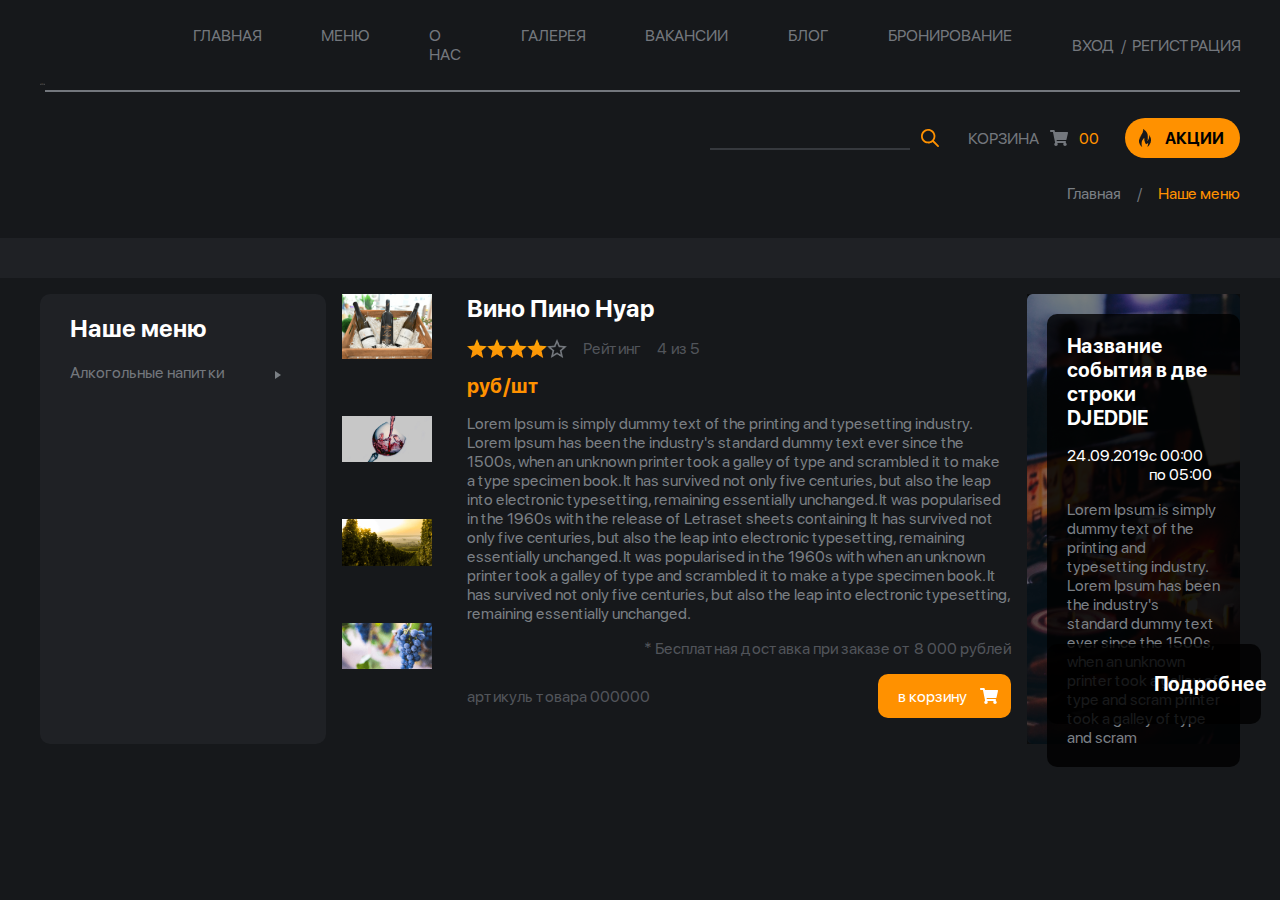
<file: product-sample.html>
<!DOCTYPE html>
<html lang="en">
  <head>
    <!-- meta tegs -->
    <meta charset="UTF-8" />
    <meta name="viewport" content="width=device-width, initial-scale=1.0" />
    <title>Document</title>
    <!-- end meta tegs -->

    <!-- css styles -->
    <link rel="stylesheet" href="./css/reset.css" />
    <link rel="stylesheet" href="./css/style.css" />
    <!-- end css styles -->
  </head>
  <body>
    <div class="main">
      <header>
        <div class="header_inner">
          <div class="logo"><img src="./img/icons/logo.svg" alt="" /></div>
          <div class="main_header_part">
            <div class="row">
              <div class="socials">
                <a href="#">
                  <svg
                    width="24"
                    height="24"
                    viewBox="0 0 24 24"
                    fill="none"
                    xmlns="http://www.w3.org/2000/svg"
                  >
                    <path
                      d="M15.5761 6.38501H8.42305C7.87395 6.38554 7.34749 6.6039 6.95922 6.99218C6.57094 7.38045 6.35258 7.90691 6.35205 8.45601V15.605C6.35258 16.1541 6.57094 16.6806 6.95922 17.0688C7.34749 17.4571 7.87395 17.6755 8.42305 17.676H15.5761C16.1252 17.6755 16.6516 17.4571 17.0399 17.0688C17.4282 16.6806 17.6465 16.1541 17.6471 15.605V8.45601C17.6465 7.90691 17.4282 7.38045 17.0399 6.99218C16.6516 6.6039 16.1252 6.38554 15.5761 6.38501V6.38501ZM11.9991 15.75C11.2637 15.75 10.5449 15.532 9.93344 15.1234C9.32202 14.7149 8.84547 14.1342 8.56407 13.4548C8.28266 12.7755 8.20903 12.0279 8.35249 11.3067C8.49595 10.5854 8.85006 9.92296 9.37003 9.40299C9.89 8.88302 10.5525 8.52891 11.2737 8.38545C11.9949 8.24199 12.7425 8.31562 13.4219 8.59703C14.1012 8.87843 14.6819 9.35498 15.0905 9.9664C15.499 10.5778 15.7171 11.2967 15.7171 12.032C15.716 13.0178 15.3239 13.9628 14.6269 14.6599C13.9299 15.3569 12.9848 15.749 11.9991 15.75V15.75ZM15.837 9.08201C15.663 9.08201 15.4929 9.0304 15.3481 8.9337C15.2034 8.83701 15.0906 8.69957 15.024 8.53877C14.9574 8.37797 14.94 8.20103 14.974 8.03033C15.0079 7.85963 15.0917 7.70283 15.2148 7.57976C15.3379 7.45669 15.4947 7.37287 15.6654 7.33892C15.8361 7.30496 16.013 7.32239 16.1738 7.389C16.3346 7.4556 16.472 7.56839 16.5687 7.71311C16.6654 7.85782 16.7171 8.02796 16.7171 8.20201C16.7171 8.43549 16.6244 8.65943 16.4594 8.82462C16.2944 8.98981 16.0705 9.08274 15.837 9.08301V9.08201Z"
                    />
                    <path
                      d="M12.004 9.88501C11.5794 9.88501 11.1643 10.0109 10.8112 10.2468C10.4581 10.4828 10.1829 10.8181 10.0204 11.2104C9.85793 11.6027 9.81541 12.0344 9.89825 12.4509C9.98109 12.8673 10.1856 13.2499 10.4858 13.5502C10.7861 13.8504 11.1687 14.0549 11.5851 14.1378C12.0016 14.2206 12.4333 14.1781 12.8256 14.0156C13.2179 13.8531 13.5532 13.5779 13.7892 13.2248C14.0251 12.8717 14.151 12.4566 14.151 12.032C14.1502 11.4628 13.9237 10.9172 13.5213 10.5147C13.1188 10.1123 12.5732 9.8858 12.004 9.88501V9.88501Z"
                    />
                    <path
                      d="M12 0C9.62663 0 7.30655 0.703788 5.33316 2.02236C3.35977 3.34094 1.8217 5.21509 0.913451 7.4078C0.00519943 9.60051 -0.232441 12.0133 0.230582 14.3411C0.693605 16.6689 1.83649 18.8071 3.51472 20.4853C5.19295 22.1635 7.33115 23.3064 9.65892 23.7694C11.9867 24.2324 14.3995 23.9948 16.5922 23.0866C18.7849 22.1783 20.6591 20.6402 21.9776 18.6668C23.2962 16.6935 24 14.3734 24 12C24 8.8174 22.7357 5.76516 20.4853 3.51472C18.2349 1.26428 15.1826 0 12 0ZM19.218 15.609C19.2169 16.5746 18.8329 17.5003 18.1501 18.1831C17.4673 18.8659 16.5416 19.2499 15.576 19.251H8.42301C7.45741 19.2499 6.53167 18.8659 5.84889 18.1831C5.16611 17.5003 4.78206 16.5746 4.78101 15.609V8.456C4.78206 7.49041 5.16611 6.56466 5.84889 5.88189C6.53167 5.19911 7.45741 4.81506 8.42301 4.814H15.576C16.5416 4.81506 17.4673 5.19911 18.1501 5.88189C18.8329 6.56466 19.2169 7.49041 19.218 8.456V15.609Z"
                    />
                  </svg>
                </a>
                <a href="#">
                  <svg
                    width="24"
                    height="24"
                    viewBox="0 0 24 24"
                    fill="none"
                    xmlns="http://www.w3.org/2000/svg"
                  >
                    <path
                      d="M12.0025 24.0031C9.2334 24.005 6.54897 23.0483 4.40475 21.2953C2.26053 19.5423 0.788626 17.101 0.238821 14.3858C-0.310985 11.6705 0.0951834 8.84863 1.3884 6.39893C2.68161 3.94923 4.78219 2.02265 7.33367 0.946145C10.2648 -0.292681 13.5678 -0.315838 16.5159 0.88177C19.4641 2.07938 21.8161 4.39965 23.0543 7.33215C24.2925 10.2646 24.3157 13.5692 23.1186 16.5187C21.9216 19.4683 19.6024 21.8213 16.6713 23.0601C15.1943 23.6855 13.6063 24.0063 12.0025 24.0031ZM13.7247 15.2031C14.0495 15.2031 14.4243 15.6321 14.8242 16.0861C15.0895 16.419 15.3932 16.7194 15.7287 16.9811C15.9985 17.1816 16.3225 17.2956 16.6583 17.3081C16.6974 17.3089 16.7366 17.3062 16.7752 17.3001L18.8743 17.2711C18.8793 17.2711 19.394 17.2361 19.5489 16.9401C19.586 16.8401 19.5963 16.7321 19.5787 16.6268C19.5612 16.5216 19.5165 16.4228 19.449 16.3401L19.435 16.3161C19.0035 15.6518 18.4817 15.0507 17.8847 14.5301L17.8477 14.4961C16.7333 13.4611 16.7333 13.4611 17.7938 12.0881C17.9507 11.8881 18.1286 11.6541 18.3305 11.3881C19.2731 10.1311 19.6879 9.31915 19.5639 8.97315C19.487 8.75815 19.1391 8.72614 18.9382 8.72614C18.8715 8.72596 18.8047 8.7293 18.7383 8.73615L16.3704 8.75115C16.3491 8.74986 16.3278 8.74986 16.3065 8.75115C16.2222 8.7487 16.1389 8.76835 16.0646 8.80815C15.9749 8.87407 15.9031 8.96138 15.8557 9.06215C15.6098 9.69843 15.3175 10.3158 14.9811 10.9091C14.6928 11.4293 14.3529 11.9191 13.9666 12.3711C13.7537 12.5991 13.5777 12.7151 13.4428 12.7151C13.4038 12.7154 13.3656 12.7043 13.3329 12.6831C12.997 12.4661 13.013 11.8831 13.027 11.3701C13.027 11.2701 13.032 11.1771 13.032 11.0881C13.032 10.6881 13.046 10.3471 13.058 10.0451C13.098 9.04515 13.117 8.58515 12.5192 8.44515C12.1575 8.35825 11.7855 8.32124 11.4138 8.33514H11.0719C10.523 8.29576 9.97165 8.36369 9.44868 8.53514C9.23578 8.63515 9.04887 8.85815 9.06086 8.94515C9.06206 8.95416 9.06645 8.96245 9.07323 8.96851C9.08002 8.97457 9.08875 8.97799 9.09784 8.97815C9.36716 9.00276 9.61716 9.12853 9.79752 9.33014C9.96048 9.66347 10.0407 10.0312 10.0314 10.4021C10.0314 10.4231 10.0654 10.9281 10.0434 11.4561C10.0224 11.9561 9.94345 12.5691 9.70656 12.7001C9.66019 12.7263 9.60787 12.7401 9.55463 12.7401C9.21979 12.7401 8.755 12.1881 8.00936 10.8931C7.69052 10.322 7.40906 9.73076 7.16675 9.12315C7.12178 9.02065 7.0533 8.9302 6.96684 8.85915C6.85722 8.78654 6.7342 8.73656 6.60501 8.71214L4.35507 8.72715C4.35507 8.72715 4.01623 8.73814 3.89329 8.88315C3.78434 9.01315 3.88329 9.28314 3.88429 9.28314C3.88529 9.28314 4.33608 10.3331 5.01676 11.6031C5.72717 13.001 6.60962 14.3045 7.64353 15.4831C8.63254 16.5609 10.0087 17.2018 11.4697 17.2651C11.5187 17.2651 11.5467 17.2651 11.5497 17.2651H12.4913C12.6501 17.2469 12.7998 17.1814 12.9211 17.0771C13.0074 16.9566 13.0527 16.8114 13.05 16.6631C13.0509 16.4433 13.0723 16.224 13.114 16.0081C13.1769 15.6991 13.3139 15.3081 13.6137 15.2131C13.6499 15.204 13.6874 15.2006 13.7247 15.2031Z"
                    />
                  </svg>
                </a>
                <a href="#">
                  <svg
                    width="24"
                    height="24"
                    viewBox="0 0 24 24"
                    fill="none"
                    xmlns="http://www.w3.org/2000/svg"
                  >
                    <path
                      d="M12.0025 24.0031C9.2334 24.005 6.54897 23.0483 4.40475 21.2953C2.26053 19.5423 0.788626 17.101 0.238821 14.3858C-0.310985 11.6705 0.0951834 8.84863 1.3884 6.39893C2.68161 3.94923 4.78219 2.02265 7.33367 0.946145C10.2648 -0.292681 13.5678 -0.315838 16.5159 0.88177C19.4641 2.07938 21.8161 4.39965 23.0543 7.33215C24.2925 10.2646 24.3157 13.5692 23.1186 16.5187C21.9216 19.4683 19.6024 21.8213 16.6713 23.0601C15.1943 23.6855 13.6063 24.0063 12.0025 24.0031ZM5.37559 17.3551C6.6079 18.1452 8.03007 18.5888 9.49282 18.6394C10.9556 18.69 12.405 18.3457 13.6889 17.6427C14.9728 16.9397 16.0439 15.9039 16.7897 14.6439C17.5355 13.384 17.9286 11.9465 17.9277 10.4821C17.9277 10.3591 17.9277 10.2341 17.9197 10.1111C18.4811 9.70605 18.9652 9.20341 19.349 8.62714C18.8256 8.85908 18.2703 9.01111 17.7018 9.07815C18.3008 8.72006 18.7489 8.15587 18.9622 7.49115C18.3999 7.82677 17.7843 8.06353 17.1421 8.19114C16.7098 7.73256 16.1388 7.42903 15.517 7.3274C14.8952 7.22577 14.2572 7.33168 13.7016 7.6288C13.146 7.92592 12.7035 8.39773 12.4425 8.97142C12.1815 9.54511 12.1164 10.1888 12.2574 10.8031C11.1 10.7472 9.96818 10.4426 8.93892 9.91014C7.93901 9.39457 7.05684 8.67713 6.34813 7.80315C5.98157 8.43478 5.86931 9.1824 6.0342 9.89391C6.19908 10.6054 6.62873 11.2273 7.23572 11.6331C6.78018 11.6188 6.33467 11.4957 5.93633 11.2741C5.93633 11.2861 5.93633 11.2981 5.93633 11.3101C5.93746 11.972 6.16679 12.6132 6.58561 13.1254C7.00443 13.6377 7.58709 13.9898 8.23525 14.1221C7.81153 14.2375 7.36705 14.2542 6.93586 14.1711C7.11859 14.7414 7.47517 15.2402 7.95558 15.5974C8.43599 15.9546 9.01612 16.1525 9.6146 16.1631C8.41378 17.1038 6.89039 17.5321 5.37559 17.3551Z"
                    />
                  </svg>
                </a>
                <a href="#">
                  <svg
                    width="24"
                    height="24"
                    viewBox="0 0 24 24"
                    fill="none"
                    xmlns="http://www.w3.org/2000/svg"
                  >
                    <path
                      d="M12.0025 24.0031C9.2334 24.005 6.54897 23.0483 4.40475 21.2953C2.26053 19.5423 0.788626 17.101 0.238821 14.3858C-0.310985 11.6705 0.0951834 8.84863 1.3884 6.39893C2.68161 3.94923 4.78219 2.02265 7.33367 0.946145C10.2648 -0.292681 13.5678 -0.315838 16.5159 0.88177C19.4641 2.07938 21.8161 4.39965 23.0543 7.33215C24.2925 10.2646 24.3157 13.5692 23.1186 16.5187C21.9216 19.4683 19.6024 21.8213 16.6713 23.0601C15.1943 23.6855 13.6063 24.0063 12.0025 24.0031ZM13.7247 15.2031C14.0495 15.2031 14.4243 15.6321 14.8242 16.0861C15.0895 16.419 15.3932 16.7194 15.7287 16.9811C15.9985 17.1816 16.3225 17.2956 16.6583 17.3081C16.6974 17.3089 16.7366 17.3062 16.7752 17.3001L18.8743 17.2711C18.8793 17.2711 19.394 17.2361 19.5489 16.9401C19.586 16.8401 19.5963 16.7321 19.5787 16.6268C19.5612 16.5216 19.5165 16.4228 19.449 16.3401L19.435 16.3161C19.0035 15.6518 18.4817 15.0507 17.8847 14.5301L17.8477 14.4961C16.7333 13.4611 16.7333 13.4611 17.7938 12.0881C17.9507 11.8881 18.1286 11.6541 18.3305 11.3881C19.2731 10.1311 19.6879 9.31915 19.5639 8.97315C19.487 8.75815 19.1391 8.72614 18.9382 8.72614C18.8715 8.72596 18.8047 8.7293 18.7383 8.73615L16.3704 8.75115C16.3491 8.74986 16.3278 8.74986 16.3065 8.75115C16.2222 8.7487 16.1389 8.76835 16.0646 8.80815C15.9749 8.87407 15.9031 8.96138 15.8557 9.06215C15.6098 9.69843 15.3175 10.3158 14.9811 10.9091C14.6928 11.4293 14.3529 11.9191 13.9666 12.3711C13.7537 12.5991 13.5777 12.7151 13.4428 12.7151C13.4038 12.7154 13.3656 12.7043 13.3329 12.6831C12.997 12.4661 13.013 11.8831 13.027 11.3701C13.027 11.2701 13.032 11.1771 13.032 11.0881C13.032 10.6881 13.046 10.3471 13.058 10.0451C13.098 9.04515 13.117 8.58515 12.5192 8.44515C12.1575 8.35825 11.7855 8.32124 11.4138 8.33514H11.0719C10.523 8.29576 9.97165 8.36369 9.44868 8.53514C9.23578 8.63515 9.04887 8.85815 9.06086 8.94515C9.06206 8.95416 9.06645 8.96245 9.07323 8.96851C9.08002 8.97457 9.08875 8.97799 9.09784 8.97815C9.36716 9.00276 9.61716 9.12853 9.79752 9.33014C9.96048 9.66347 10.0407 10.0312 10.0314 10.4021C10.0314 10.4231 10.0654 10.9281 10.0434 11.4561C10.0224 11.9561 9.94345 12.5691 9.70656 12.7001C9.66019 12.7263 9.60787 12.7401 9.55463 12.7401C9.21979 12.7401 8.755 12.1881 8.00936 10.8931C7.69052 10.322 7.40906 9.73076 7.16675 9.12315C7.12178 9.02065 7.0533 8.9302 6.96684 8.85915C6.85722 8.78654 6.7342 8.73656 6.60501 8.71214L4.35507 8.72715C4.35507 8.72715 4.01623 8.73814 3.89329 8.88315C3.78434 9.01315 3.88329 9.28314 3.88429 9.28314C3.88529 9.28314 4.33608 10.3331 5.01676 11.6031C5.72717 13.001 6.60962 14.3045 7.64353 15.4831C8.63254 16.5609 10.0087 17.2018 11.4697 17.2651C11.5187 17.2651 11.5467 17.2651 11.5497 17.2651H12.4913C12.6501 17.2469 12.7998 17.1814 12.9211 17.0771C13.0074 16.9566 13.0527 16.8114 13.05 16.6631C13.0509 16.4433 13.0723 16.224 13.114 16.0081C13.1769 15.6991 13.3139 15.3081 13.6137 15.2131C13.6499 15.204 13.6874 15.2006 13.7247 15.2031Z"
                    />
                  </svg>
                </a>
              </div>
              <nav>
                <a href="#">Главная</a>
                <a href="#">Меню</a>
                <a href="#">О Нас</a>
                <a href="">Галерея</a>
                <a href="#">Вакансии</a>
                <a href="#">Блог</a>
                <a href="#">Бронирование</a>
              </nav>
              <div class="enter">
                <p>Вход</p>
                <p>/</p>
                <p>Регистрация</p>
              </div>
            </div>
            <div class="row">
              <div class="search">
                <input type="text" />
                <div><img src="./img/icons/ico_search.svg" alt="" /></div>
              </div>
              <div class="basket">
                <p>Корзина</p>
                <div><img src="./img/icons/ico_basket.svg" alt="" /></div>
                <p>00</p>
              </div>
              <div>
                <button class="sales">
                  <div><img src="./img/icons/ico_fire.png" alt="" /></div>
                  <p>Акции</p>
                </button>
              </div>
            </div>
          </div>
        </div>
      </header>
      <main>
        <div class="info_of_category container">
          <a href="#">Главная</a>
          <p>/</p>
          <a href="#">Наше меню</a>
        </div>
        <div class="gray_bar"></div>
        <section class="container products">
          <div class="name_of_product">
            <p>Наше меню</p>
            <div class="ones_of_category">
              <details>
                <summary>
                  <h2>Алкогольные напитки</h2>
                  <div>
                    <svg
                      width="8"
                      height="6"
                      viewBox="0 0 8 6"
                      fill="none"
                      xmlns="http://www.w3.org/2000/svg"
                    >
                      <path d="M8 0L3.97 6L0 0H8Z" />
                    </svg>
                  </div>
                </summary>
                <ul>
                  <li>don</li>
                  <li>nedon</li>
                </ul>
              </details>
            </div>
          </div>
          <div class="sample_of_product">
            <div class="product_descr">
              <div class="images_in_product_descr">
                <div><img src="./img/photos/Rectangle.png" alt="" /></div>
                <div><img src="./img/photos/Rectangle-1.png" alt="" /></div>
                <div><img src="./img/photos/Rectangle-2.png" alt="" /></div>
                <div><img src="./img/photos/Rectangle-3.png" alt="" /></div>
              </div>
              <div class="product_descr_inner">
                <h2>Вино Пино Нуар</h2>
                <div class="rate">
                  <div class="stars">
                    <div>
                      <img src="./img/product_sample/Vector.png" alt="star" />
                    </div>
                    <div>
                      <img src="./img/product_sample/Vector.png" alt="star" />
                    </div>
                    <div>
                      <img src="./img/product_sample/Vector.png" alt="star" />
                    </div>
                    <div>
                      <img src="./img/product_sample/Vector.png" alt="star" />
                    </div>
                    <div>
                      <img src="./img/product_sample/Vector2.png" alt="star" />
                    </div>
                  </div>
                  <p>Рейтинг</p>
                  <p>4 из 5</p>
                </div>
                <div class="product_price">
                  <p>руб/шт</p>
                </div>
                <div class="main_text_in_descr">
                  <p>
                    Lorem Ipsum is simply dummy text of the printing and
                    typesetting industry. Lorem Ipsum has been the industry's
                    standard dummy text ever since the 1500s, when an unknown
                    printer took a galley of type and scrambled it to make a
                    type specimen book. It has survived not only five centuries,
                    but also the leap into electronic typesetting, remaining
                    essentially unchanged. It was popularised in the 1960s with
                    the release of Letraset sheets containing It has survived
                    not only five centuries, but also the leap into electronic
                    typesetting, remaining essentially unchanged. It was
                    popularised in the 1960s with when an unknown printer took a
                    galley of type and scrambled it to make a type specimen
                    book. It has survived not only five centuries, but also the
                    leap into electronic typesetting, remaining essentially
                    unchanged.
                  </p>
                </div>
                <p class="discount">
                  * Бесплатная доставка при заказе от 8 000 рублей
                </p>
                <div class="article_and_button">
                  <p>артикуль товара 000000</p>
                  <button>
                    <p>в корзину</p>
                    <div style="height: 24px">
                      <svg
                        width="24"
                        height="24"
                        viewBox="0 0 24 24"
                        fill="none"
                        xmlns="http://www.w3.org/2000/svg"
                      >
                        <path
                          d="M18.7724 14H9.61163L9.81616 15H18.2042C18.6855 15 19.0422 15.4469 18.9356 15.9162L18.7632 16.6748C19.3473 16.9584 19.75 17.5571 19.75 18.25C19.75 19.2251 18.9525 20.0139 17.9743 19.9998C17.0423 19.9864 16.2758 19.2301 16.2507 18.2983C16.2369 17.7894 16.4408 17.3281 16.7758 17H10.2243C10.5485 17.3177 10.75 17.7602 10.75 18.25C10.75 19.2442 9.921 20.0447 8.91656 19.9981C8.02469 19.9567 7.29934 19.236 7.25247 18.3444C7.21628 17.6558 7.5786 17.0489 8.12906 16.7323L5.93384 6H3.75C3.33578 6 3 5.66422 3 5.25V4.75C3 4.33578 3.33578 4 3.75 4H6.95403C7.31031 4 7.61741 4.25066 7.68881 4.59969L7.97525 6H20.2497C20.731 6 21.0877 6.44691 20.981 6.91622L19.5038 13.4162C19.4262 13.7577 19.1226 14 18.7724 14Z"
                          fill="white"
                        />
                      </svg>
                    </div>
                  </button>
                </div>
              </div>
            </div>
            <div class="recommendations"></div>
          </div>
          <div class="sidebar">
            <div class="image_in_sidebar">
              <img src="./img/photos/Rectangle3.png" alt="" />
            </div>
            <div class="main_text_in_sidebar">
              <h3>Название события в две строки DJEDDIE</h3>
              <div>
                <p>24.09.2019</p>
                <p>с 00:00 по 05:00</p>
              </div>
              <p>
                Lorem Ipsum is simply dummy text of the printing and typesetting
                industry. Lorem Ipsum has been the industry's standard dummy
                text ever since the 1500s, when an unknown printer took a galley
                of type and scram printer took a galley of type and scram
              </p>
            </div>
            <button>Подробнее</button>
          </div>
        </section>
      </main>
    </div>
  </body>
</html>
</file>
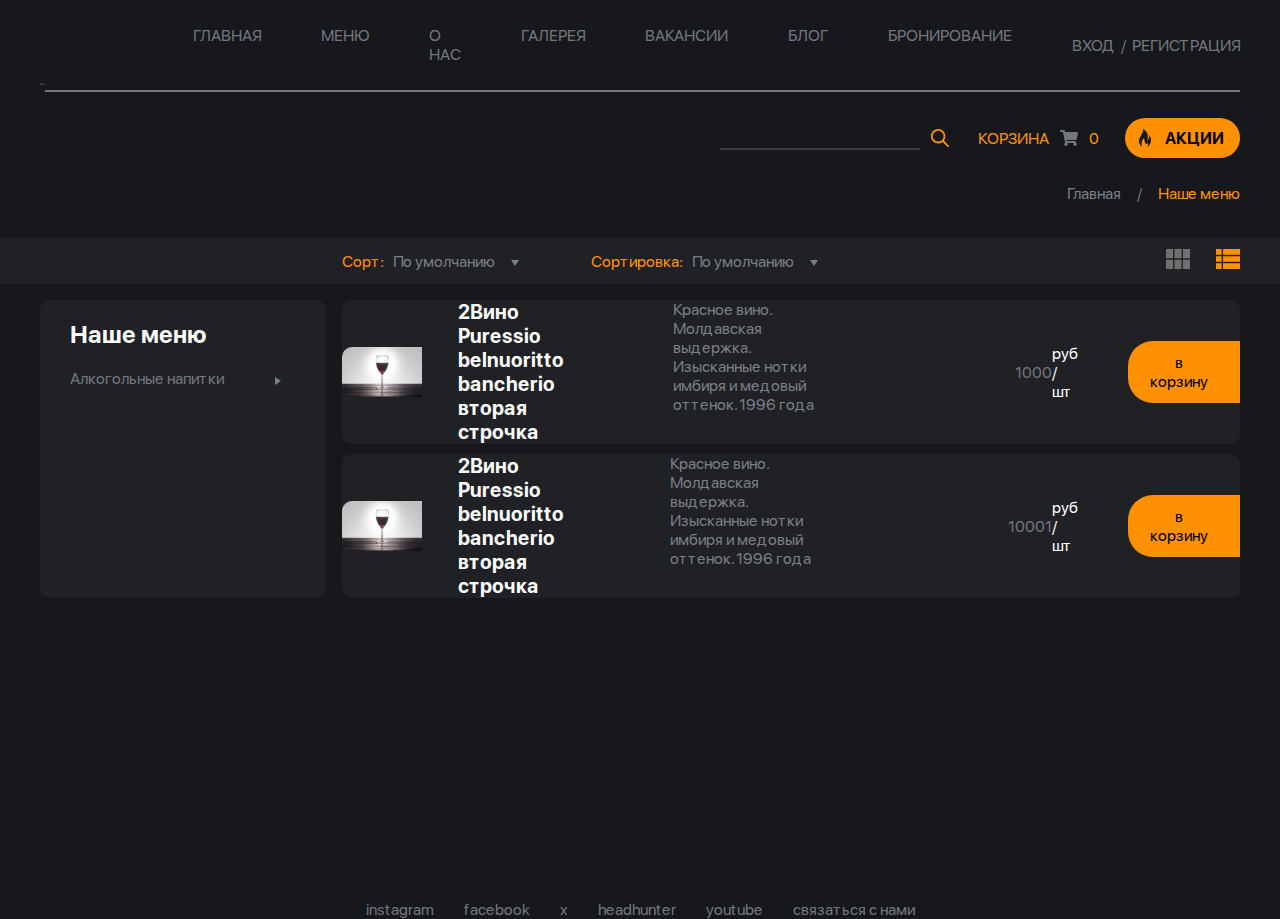
<file: products.html>
<!DOCTYPE html>
<html lang="en">
  <head>
    <!-- meta tegs -->
    <meta charset="UTF-8" />
    <meta name="viewport" content="width=device-width, initial-scale=1.0" />
    <title>Document</title>
    <!-- end meta tegs -->

    <!-- css styles -->
    <link rel="stylesheet" href="./css/reset.css" />
    <link rel="stylesheet" href="./css/style.css" />
    <!-- end css styles -->
  </head>
  <body>
    <div class="main">
      <header>
        <div class="header_inner">
          <div class="logo"><img src="./img/icons/logo.svg" alt="" /></div>
          <div class="main_header_part">
            <div class="row">
              <div class="socials">
                <a href="#">
                  <svg
                    width="24"
                    height="24"
                    viewBox="0 0 24 24"
                    fill="none"
                    xmlns="http://www.w3.org/2000/svg"
                  >
                    <path
                      d="M15.5761 6.38501H8.42305C7.87395 6.38554 7.34749 6.6039 6.95922 6.99218C6.57094 7.38045 6.35258 7.90691 6.35205 8.45601V15.605C6.35258 16.1541 6.57094 16.6806 6.95922 17.0688C7.34749 17.4571 7.87395 17.6755 8.42305 17.676H15.5761C16.1252 17.6755 16.6516 17.4571 17.0399 17.0688C17.4282 16.6806 17.6465 16.1541 17.6471 15.605V8.45601C17.6465 7.90691 17.4282 7.38045 17.0399 6.99218C16.6516 6.6039 16.1252 6.38554 15.5761 6.38501V6.38501ZM11.9991 15.75C11.2637 15.75 10.5449 15.532 9.93344 15.1234C9.32202 14.7149 8.84547 14.1342 8.56407 13.4548C8.28266 12.7755 8.20903 12.0279 8.35249 11.3067C8.49595 10.5854 8.85006 9.92296 9.37003 9.40299C9.89 8.88302 10.5525 8.52891 11.2737 8.38545C11.9949 8.24199 12.7425 8.31562 13.4219 8.59703C14.1012 8.87843 14.6819 9.35498 15.0905 9.9664C15.499 10.5778 15.7171 11.2967 15.7171 12.032C15.716 13.0178 15.3239 13.9628 14.6269 14.6599C13.9299 15.3569 12.9848 15.749 11.9991 15.75V15.75ZM15.837 9.08201C15.663 9.08201 15.4929 9.0304 15.3481 8.9337C15.2034 8.83701 15.0906 8.69957 15.024 8.53877C14.9574 8.37797 14.94 8.20103 14.974 8.03033C15.0079 7.85963 15.0917 7.70283 15.2148 7.57976C15.3379 7.45669 15.4947 7.37287 15.6654 7.33892C15.8361 7.30496 16.013 7.32239 16.1738 7.389C16.3346 7.4556 16.472 7.56839 16.5687 7.71311C16.6654 7.85782 16.7171 8.02796 16.7171 8.20201C16.7171 8.43549 16.6244 8.65943 16.4594 8.82462C16.2944 8.98981 16.0705 9.08274 15.837 9.08301V9.08201Z"
                    />
                    <path
                      d="M12.004 9.88501C11.5794 9.88501 11.1643 10.0109 10.8112 10.2468C10.4581 10.4828 10.1829 10.8181 10.0204 11.2104C9.85793 11.6027 9.81541 12.0344 9.89825 12.4509C9.98109 12.8673 10.1856 13.2499 10.4858 13.5502C10.7861 13.8504 11.1687 14.0549 11.5851 14.1378C12.0016 14.2206 12.4333 14.1781 12.8256 14.0156C13.2179 13.8531 13.5532 13.5779 13.7892 13.2248C14.0251 12.8717 14.151 12.4566 14.151 12.032C14.1502 11.4628 13.9237 10.9172 13.5213 10.5147C13.1188 10.1123 12.5732 9.8858 12.004 9.88501V9.88501Z"
                    />
                    <path
                      d="M12 0C9.62663 0 7.30655 0.703788 5.33316 2.02236C3.35977 3.34094 1.8217 5.21509 0.913451 7.4078C0.00519943 9.60051 -0.232441 12.0133 0.230582 14.3411C0.693605 16.6689 1.83649 18.8071 3.51472 20.4853C5.19295 22.1635 7.33115 23.3064 9.65892 23.7694C11.9867 24.2324 14.3995 23.9948 16.5922 23.0866C18.7849 22.1783 20.6591 20.6402 21.9776 18.6668C23.2962 16.6935 24 14.3734 24 12C24 8.8174 22.7357 5.76516 20.4853 3.51472C18.2349 1.26428 15.1826 0 12 0ZM19.218 15.609C19.2169 16.5746 18.8329 17.5003 18.1501 18.1831C17.4673 18.8659 16.5416 19.2499 15.576 19.251H8.42301C7.45741 19.2499 6.53167 18.8659 5.84889 18.1831C5.16611 17.5003 4.78206 16.5746 4.78101 15.609V8.456C4.78206 7.49041 5.16611 6.56466 5.84889 5.88189C6.53167 5.19911 7.45741 4.81506 8.42301 4.814H15.576C16.5416 4.81506 17.4673 5.19911 18.1501 5.88189C18.8329 6.56466 19.2169 7.49041 19.218 8.456V15.609Z"
                    />
                  </svg>
                </a>
                <a href="#">
                  <svg
                    width="24"
                    height="24"
                    viewBox="0 0 24 24"
                    fill="none"
                    xmlns="http://www.w3.org/2000/svg"
                  >
                    <path
                      d="M12.0025 24.0031C9.2334 24.005 6.54897 23.0483 4.40475 21.2953C2.26053 19.5423 0.788626 17.101 0.238821 14.3858C-0.310985 11.6705 0.0951834 8.84863 1.3884 6.39893C2.68161 3.94923 4.78219 2.02265 7.33367 0.946145C10.2648 -0.292681 13.5678 -0.315838 16.5159 0.88177C19.4641 2.07938 21.8161 4.39965 23.0543 7.33215C24.2925 10.2646 24.3157 13.5692 23.1186 16.5187C21.9216 19.4683 19.6024 21.8213 16.6713 23.0601C15.1943 23.6855 13.6063 24.0063 12.0025 24.0031ZM13.7247 15.2031C14.0495 15.2031 14.4243 15.6321 14.8242 16.0861C15.0895 16.419 15.3932 16.7194 15.7287 16.9811C15.9985 17.1816 16.3225 17.2956 16.6583 17.3081C16.6974 17.3089 16.7366 17.3062 16.7752 17.3001L18.8743 17.2711C18.8793 17.2711 19.394 17.2361 19.5489 16.9401C19.586 16.8401 19.5963 16.7321 19.5787 16.6268C19.5612 16.5216 19.5165 16.4228 19.449 16.3401L19.435 16.3161C19.0035 15.6518 18.4817 15.0507 17.8847 14.5301L17.8477 14.4961C16.7333 13.4611 16.7333 13.4611 17.7938 12.0881C17.9507 11.8881 18.1286 11.6541 18.3305 11.3881C19.2731 10.1311 19.6879 9.31915 19.5639 8.97315C19.487 8.75815 19.1391 8.72614 18.9382 8.72614C18.8715 8.72596 18.8047 8.7293 18.7383 8.73615L16.3704 8.75115C16.3491 8.74986 16.3278 8.74986 16.3065 8.75115C16.2222 8.7487 16.1389 8.76835 16.0646 8.80815C15.9749 8.87407 15.9031 8.96138 15.8557 9.06215C15.6098 9.69843 15.3175 10.3158 14.9811 10.9091C14.6928 11.4293 14.3529 11.9191 13.9666 12.3711C13.7537 12.5991 13.5777 12.7151 13.4428 12.7151C13.4038 12.7154 13.3656 12.7043 13.3329 12.6831C12.997 12.4661 13.013 11.8831 13.027 11.3701C13.027 11.2701 13.032 11.1771 13.032 11.0881C13.032 10.6881 13.046 10.3471 13.058 10.0451C13.098 9.04515 13.117 8.58515 12.5192 8.44515C12.1575 8.35825 11.7855 8.32124 11.4138 8.33514H11.0719C10.523 8.29576 9.97165 8.36369 9.44868 8.53514C9.23578 8.63515 9.04887 8.85815 9.06086 8.94515C9.06206 8.95416 9.06645 8.96245 9.07323 8.96851C9.08002 8.97457 9.08875 8.97799 9.09784 8.97815C9.36716 9.00276 9.61716 9.12853 9.79752 9.33014C9.96048 9.66347 10.0407 10.0312 10.0314 10.4021C10.0314 10.4231 10.0654 10.9281 10.0434 11.4561C10.0224 11.9561 9.94345 12.5691 9.70656 12.7001C9.66019 12.7263 9.60787 12.7401 9.55463 12.7401C9.21979 12.7401 8.755 12.1881 8.00936 10.8931C7.69052 10.322 7.40906 9.73076 7.16675 9.12315C7.12178 9.02065 7.0533 8.9302 6.96684 8.85915C6.85722 8.78654 6.7342 8.73656 6.60501 8.71214L4.35507 8.72715C4.35507 8.72715 4.01623 8.73814 3.89329 8.88315C3.78434 9.01315 3.88329 9.28314 3.88429 9.28314C3.88529 9.28314 4.33608 10.3331 5.01676 11.6031C5.72717 13.001 6.60962 14.3045 7.64353 15.4831C8.63254 16.5609 10.0087 17.2018 11.4697 17.2651C11.5187 17.2651 11.5467 17.2651 11.5497 17.2651H12.4913C12.6501 17.2469 12.7998 17.1814 12.9211 17.0771C13.0074 16.9566 13.0527 16.8114 13.05 16.6631C13.0509 16.4433 13.0723 16.224 13.114 16.0081C13.1769 15.6991 13.3139 15.3081 13.6137 15.2131C13.6499 15.204 13.6874 15.2006 13.7247 15.2031Z"
                    />
                  </svg>
                </a>
                <a href="#">
                  <svg
                    width="24"
                    height="24"
                    viewBox="0 0 24 24"
                    fill="none"
                    xmlns="http://www.w3.org/2000/svg"
                  >
                    <path
                      d="M12.0025 24.0031C9.2334 24.005 6.54897 23.0483 4.40475 21.2953C2.26053 19.5423 0.788626 17.101 0.238821 14.3858C-0.310985 11.6705 0.0951834 8.84863 1.3884 6.39893C2.68161 3.94923 4.78219 2.02265 7.33367 0.946145C10.2648 -0.292681 13.5678 -0.315838 16.5159 0.88177C19.4641 2.07938 21.8161 4.39965 23.0543 7.33215C24.2925 10.2646 24.3157 13.5692 23.1186 16.5187C21.9216 19.4683 19.6024 21.8213 16.6713 23.0601C15.1943 23.6855 13.6063 24.0063 12.0025 24.0031ZM5.37559 17.3551C6.6079 18.1452 8.03007 18.5888 9.49282 18.6394C10.9556 18.69 12.405 18.3457 13.6889 17.6427C14.9728 16.9397 16.0439 15.9039 16.7897 14.6439C17.5355 13.384 17.9286 11.9465 17.9277 10.4821C17.9277 10.3591 17.9277 10.2341 17.9197 10.1111C18.4811 9.70605 18.9652 9.20341 19.349 8.62714C18.8256 8.85908 18.2703 9.01111 17.7018 9.07815C18.3008 8.72006 18.7489 8.15587 18.9622 7.49115C18.3999 7.82677 17.7843 8.06353 17.1421 8.19114C16.7098 7.73256 16.1388 7.42903 15.517 7.3274C14.8952 7.22577 14.2572 7.33168 13.7016 7.6288C13.146 7.92592 12.7035 8.39773 12.4425 8.97142C12.1815 9.54511 12.1164 10.1888 12.2574 10.8031C11.1 10.7472 9.96818 10.4426 8.93892 9.91014C7.93901 9.39457 7.05684 8.67713 6.34813 7.80315C5.98157 8.43478 5.86931 9.1824 6.0342 9.89391C6.19908 10.6054 6.62873 11.2273 7.23572 11.6331C6.78018 11.6188 6.33467 11.4957 5.93633 11.2741C5.93633 11.2861 5.93633 11.2981 5.93633 11.3101C5.93746 11.972 6.16679 12.6132 6.58561 13.1254C7.00443 13.6377 7.58709 13.9898 8.23525 14.1221C7.81153 14.2375 7.36705 14.2542 6.93586 14.1711C7.11859 14.7414 7.47517 15.2402 7.95558 15.5974C8.43599 15.9546 9.01612 16.1525 9.6146 16.1631C8.41378 17.1038 6.89039 17.5321 5.37559 17.3551Z"
                    />
                  </svg>
                </a>
                <a href="#">
                  <svg
                    width="24"
                    height="24"
                    viewBox="0 0 24 24"
                    fill="none"
                    xmlns="http://www.w3.org/2000/svg"
                  >
                    <path
                      d="M12.0025 24.0031C9.2334 24.005 6.54897 23.0483 4.40475 21.2953C2.26053 19.5423 0.788626 17.101 0.238821 14.3858C-0.310985 11.6705 0.0951834 8.84863 1.3884 6.39893C2.68161 3.94923 4.78219 2.02265 7.33367 0.946145C10.2648 -0.292681 13.5678 -0.315838 16.5159 0.88177C19.4641 2.07938 21.8161 4.39965 23.0543 7.33215C24.2925 10.2646 24.3157 13.5692 23.1186 16.5187C21.9216 19.4683 19.6024 21.8213 16.6713 23.0601C15.1943 23.6855 13.6063 24.0063 12.0025 24.0031ZM13.7247 15.2031C14.0495 15.2031 14.4243 15.6321 14.8242 16.0861C15.0895 16.419 15.3932 16.7194 15.7287 16.9811C15.9985 17.1816 16.3225 17.2956 16.6583 17.3081C16.6974 17.3089 16.7366 17.3062 16.7752 17.3001L18.8743 17.2711C18.8793 17.2711 19.394 17.2361 19.5489 16.9401C19.586 16.8401 19.5963 16.7321 19.5787 16.6268C19.5612 16.5216 19.5165 16.4228 19.449 16.3401L19.435 16.3161C19.0035 15.6518 18.4817 15.0507 17.8847 14.5301L17.8477 14.4961C16.7333 13.4611 16.7333 13.4611 17.7938 12.0881C17.9507 11.8881 18.1286 11.6541 18.3305 11.3881C19.2731 10.1311 19.6879 9.31915 19.5639 8.97315C19.487 8.75815 19.1391 8.72614 18.9382 8.72614C18.8715 8.72596 18.8047 8.7293 18.7383 8.73615L16.3704 8.75115C16.3491 8.74986 16.3278 8.74986 16.3065 8.75115C16.2222 8.7487 16.1389 8.76835 16.0646 8.80815C15.9749 8.87407 15.9031 8.96138 15.8557 9.06215C15.6098 9.69843 15.3175 10.3158 14.9811 10.9091C14.6928 11.4293 14.3529 11.9191 13.9666 12.3711C13.7537 12.5991 13.5777 12.7151 13.4428 12.7151C13.4038 12.7154 13.3656 12.7043 13.3329 12.6831C12.997 12.4661 13.013 11.8831 13.027 11.3701C13.027 11.2701 13.032 11.1771 13.032 11.0881C13.032 10.6881 13.046 10.3471 13.058 10.0451C13.098 9.04515 13.117 8.58515 12.5192 8.44515C12.1575 8.35825 11.7855 8.32124 11.4138 8.33514H11.0719C10.523 8.29576 9.97165 8.36369 9.44868 8.53514C9.23578 8.63515 9.04887 8.85815 9.06086 8.94515C9.06206 8.95416 9.06645 8.96245 9.07323 8.96851C9.08002 8.97457 9.08875 8.97799 9.09784 8.97815C9.36716 9.00276 9.61716 9.12853 9.79752 9.33014C9.96048 9.66347 10.0407 10.0312 10.0314 10.4021C10.0314 10.4231 10.0654 10.9281 10.0434 11.4561C10.0224 11.9561 9.94345 12.5691 9.70656 12.7001C9.66019 12.7263 9.60787 12.7401 9.55463 12.7401C9.21979 12.7401 8.755 12.1881 8.00936 10.8931C7.69052 10.322 7.40906 9.73076 7.16675 9.12315C7.12178 9.02065 7.0533 8.9302 6.96684 8.85915C6.85722 8.78654 6.7342 8.73656 6.60501 8.71214L4.35507 8.72715C4.35507 8.72715 4.01623 8.73814 3.89329 8.88315C3.78434 9.01315 3.88329 9.28314 3.88429 9.28314C3.88529 9.28314 4.33608 10.3331 5.01676 11.6031C5.72717 13.001 6.60962 14.3045 7.64353 15.4831C8.63254 16.5609 10.0087 17.2018 11.4697 17.2651C11.5187 17.2651 11.5467 17.2651 11.5497 17.2651H12.4913C12.6501 17.2469 12.7998 17.1814 12.9211 17.0771C13.0074 16.9566 13.0527 16.8114 13.05 16.6631C13.0509 16.4433 13.0723 16.224 13.114 16.0081C13.1769 15.6991 13.3139 15.3081 13.6137 15.2131C13.6499 15.204 13.6874 15.2006 13.7247 15.2031Z"
                    />
                  </svg>
                </a>
              </div>
              <nav>
                <a href="#">Главная</a>
                <a href="#">Меню</a>
                <a href="#">О Нас</a>
                <a href="">Галерея</a>
                <a href="#">Вакансии</a>
                <a href="#">Блог</a>
                <a href="#">Бронирование</a>
              </nav>
              <div class="enter">
                <p>Вход</p>
                <p>/</p>
                <p>Регистрация</p>
              </div>
            </div>
            <div class="row">
              <div class="search">
                <input type="text" />
                <div><img src="./img/icons/ico_search.svg" alt="" /></div>
              </div>
              <a style="color: #ff9100" href="./basket.html"
                ><div class="basket">
                  <p>Корзина</p>
                  <div><img src="./img/icons/ico_basket.svg" alt="" /></div>
                  <div id="count_in_basket">0</div>
                </div></a
              >

              <div>
                <button class="sales">
                  <div><img src="./img/icons/ico_fire.png" alt="" /></div>
                  <p>Акции</p>
                </button>
              </div>
            </div>
          </div>
        </div>
      </header>
      <div class="info_of_category container">
        <a href="#">Главная</a>
        <p>/</p>
        <a href="#">Наше меню</a>
      </div>
      <main>
        <div class="choose_category">
          <div class="category">
            <div>
              <p>Сорт:</p>
              <details class="sort">
                <summary>
                  <p id="summary_inner_text2">По умолчанию</p>
                  <div>
                    <svg
                      width="8"
                      height="6"
                      viewBox="0 0 8 6"
                      fill="none"
                      xmlns="http://www.w3.org/2000/svg"
                    >
                      <path d="M8 0L3.97 6L0 0H8Z" />
                    </svg>
                  </div>
                </summary>
                <ul>
                  <li onclick="changeInnerText2(this)">Белое</li>
                </ul>
              </details>
            </div>
            <div>
              <p>Сортировка:</p>
              <details class="sort">
                <summary>
                  <p id="summary_inner_text">По умолчанию</p>
                  <div>
                    <svg
                      width="8"
                      height="6"
                      viewBox="0 0 8 6"
                      fill="none"
                      xmlns="http://www.w3.org/2000/svg"
                    >
                      <path d="M8 0L3.97 6L0 0H8Z" />
                    </svg>
                  </div>
                </summary>
                <ul>
                  <li onclick="changeInnerText(this)">По возрастанию</li>
                  <li onclick="changeInnerText(this)">По убыванию</li>
                </ul>
              </details>
            </div>
          </div>
          <div class="type_of_offset">
            <div onclick="changeOffset('square')">
              <svg
                id="firstT"
                width="24"
                height="20"
                viewBox="0 0 24 20"
                fill="none"
                xmlns="http://www.w3.org/2000/svg"
              >
                <path
                  d="M0 9.23143H7.05882V0H0V9.23143ZM0 20H7.05882V10.7686H0V20ZM8.47059 20H15.5294V10.7686H8.47059V20ZM16.9412 20H24V10.7686H16.9412V20ZM8.47059 9.23143H15.5294V0H8.47059V9.23143ZM16.9412 0V9.23143H24V0H16.9412Z"
                />
              </svg>
            </div>
            <div onclick="changeOffset('line')">
              <svg
                id="secondT"
                width="24"
                height="20"
                viewBox="0 0 24 20"
                fill="none"
                xmlns="http://www.w3.org/2000/svg"
              >
                <path
                  d="M0 12.8571H5.64706V7.14286H0V12.8571ZM0 20H5.64706V14.2857H0V20ZM0 5.71429H5.64706V0H0V5.71429ZM7.05882 12.8571H24V7.14286H7.05882V12.8571ZM7.05882 20H24V14.2857H7.05882V20ZM7.05882 0V5.71429H24V0H7.05882Z"
                />
              </svg>
            </div>
          </div>
        </div>
        <section class="container products" id="container_for_product">
          <div class="name_of_product">
            <p>Наше меню</p>
            <div class="ones_of_category">
              <details>
                <summary>
                  <h2>Алкогольные напитки</h2>
                  <div>
                    <svg
                      width="8"
                      height="6"
                      viewBox="0 0 8 6"
                      fill="none"
                      xmlns="http://www.w3.org/2000/svg"
                    >
                      <path d="M8 0L3.97 6L0 0H8Z" />
                    </svg>
                  </div>
                </summary>
                <ul>
                  <li>don</li>
                  <li>nedon</li>
                </ul>
              </details>
            </div>
          </div>

          <div
            class="container_for_product_cards"
            id="container_for_product_cards"
          >
            <div class="card_ones">
              <div class="main_image">
                <img
                  class="main_image_include"
                  style="
                    border-top-left-radius: 10px;
                    border-bottom-left-radius: 10px;
                  "
                  src="./img/card/Rectangle.png"
                  alt=""
                />
              </div>
              <div class="alt_image">
                <img
                  style="
                    border-top-left-radius: 10px;
                    border-top-right-radius: 10px;
                  "
                  src="./img/card/Rectangle 2.4.png"
                  alt=""
                />
              </div>
              <div class="card_inner">
                <div class="card_inner_text">
                  <h2 class="prescr_for_card">
                    2Вино Puressio belnuoritto bancherio вторая строчка
                  </h2>
                  <p class="descr_of_card">
                    Красное вино. Молдавская выдержка. Изысканные нотки имбиря и
                    медовый оттенок. 1996 года
                  </p>
                </div>

                <div class="price_and_backet">
                  <p class="num_of_price">1000</p>
                  <p class="price">руб / шт</p>
                  <button class="to_backet_button" data-cart>
                    в корзину

                    <svg
                      data-cart
                      width="22"
                      height="19"
                      viewBox="0 0 22 19"
                      fill="none"
                      xmlns="http://www.w3.org/2000/svg"
                    >
                      <path
                        data-cart
                        d="M19.2774 11.875H8.08088L8.33086 13.0625H18.5829C19.1712 13.0625 19.6072 13.5932 19.4768 14.1505L19.2661 15.0514C19.98 15.3881 20.4722 16.0991 20.4722 16.9219C20.4722 18.0798 19.4975 19.0165 18.3019 18.9998C17.1628 18.9839 16.226 18.0857 16.1952 16.9793C16.1784 16.3749 16.4277 15.8271 16.837 15.4375H8.82964C9.22598 15.8147 9.47222 16.3402 9.47222 16.9219C9.47222 18.1024 8.459 19.0531 7.23136 18.9977C6.14129 18.9485 5.25475 18.0928 5.19746 17.034C5.15323 16.2163 5.59606 15.4956 6.26886 15.1197L3.58581 2.375H0.916667C0.410399 2.375 0 1.97626 0 1.48437V0.890625C0 0.39874 0.410399 0 0.916667 0H4.83271C5.26816 0 5.6435 0.297654 5.73077 0.712129L6.08086 2.375H21.083C21.6712 2.375 22.1072 2.9057 21.9768 3.46301L20.1713 11.1818C20.0764 11.5873 19.7054 11.875 19.2774 11.875Z"
                      />
                    </svg>
                  </button>
                </div>
              </div>
            </div>
            <div class="card_ones">
              <div class="main_image">
                <img
                  class="main_image_include"
                  style="
                    border-top-left-radius: 10px;
                    border-bottom-left-radius: 10px;
                  "
                  src="./img/card/Rectangle.png"
                  alt=""
                />
              </div>
              <div class="alt_image">
                <img
                  style="
                    border-top-left-radius: 10px;
                    border-top-right-radius: 10px;
                  "
                  src="./img/card/Rectangle 2.4.png"
                  alt=""
                />
              </div>
              <div class="card_inner">
                <div class="card_inner_text">
                  <h2 class="prescr_for_card">
                    2Вино Puressio belnuoritto bancherio вторая строчка
                  </h2>
                  <p class="descr_of_card">
                    Красное вино. Молдавская выдержка. Изысканные нотки имбиря и
                    медовый оттенок. 1996 года
                  </p>
                </div>

                <div class="price_and_backet">
                  <p class="num_of_price">10001</p>
                  <p class="price">руб / шт</p>
                  <button class="to_backet_button" data-cart>
                    в корзину

                    <svg
                      data-cart
                      width="22"
                      height="19"
                      viewBox="0 0 22 19"
                      fill="none"
                      xmlns="http://www.w3.org/2000/svg"
                    >
                      <path
                        data-cart
                        d="M19.2774 11.875H8.08088L8.33086 13.0625H18.5829C19.1712 13.0625 19.6072 13.5932 19.4768 14.1505L19.2661 15.0514C19.98 15.3881 20.4722 16.0991 20.4722 16.9219C20.4722 18.0798 19.4975 19.0165 18.3019 18.9998C17.1628 18.9839 16.226 18.0857 16.1952 16.9793C16.1784 16.3749 16.4277 15.8271 16.837 15.4375H8.82964C9.22598 15.8147 9.47222 16.3402 9.47222 16.9219C9.47222 18.1024 8.459 19.0531 7.23136 18.9977C6.14129 18.9485 5.25475 18.0928 5.19746 17.034C5.15323 16.2163 5.59606 15.4956 6.26886 15.1197L3.58581 2.375H0.916667C0.410399 2.375 0 1.97626 0 1.48437V0.890625C0 0.39874 0.410399 0 0.916667 0H4.83271C5.26816 0 5.6435 0.297654 5.73077 0.712129L6.08086 2.375H21.083C21.6712 2.375 22.1072 2.9057 21.9768 3.46301L20.1713 11.1818C20.0764 11.5873 19.7054 11.875 19.2774 11.875Z"
                      />
                    </svg>
                  </button>
                </div>
              </div>
            </div>
          </div>
        </section>
      </main>
    </div>
    <footer>
      <div class="footer_inner">
        <a>instagram</a>
        <a>facebook</a>
        <a>x</a>
        <a>headhunter</a>
        <a>youtube</a>
        <a>связаться с нами</a>
      </div>
    </footer>

    <script src="./js/for_card.js"></script>
    <script src="./js/basket.js"></script>
  </body>
</html>
</file>
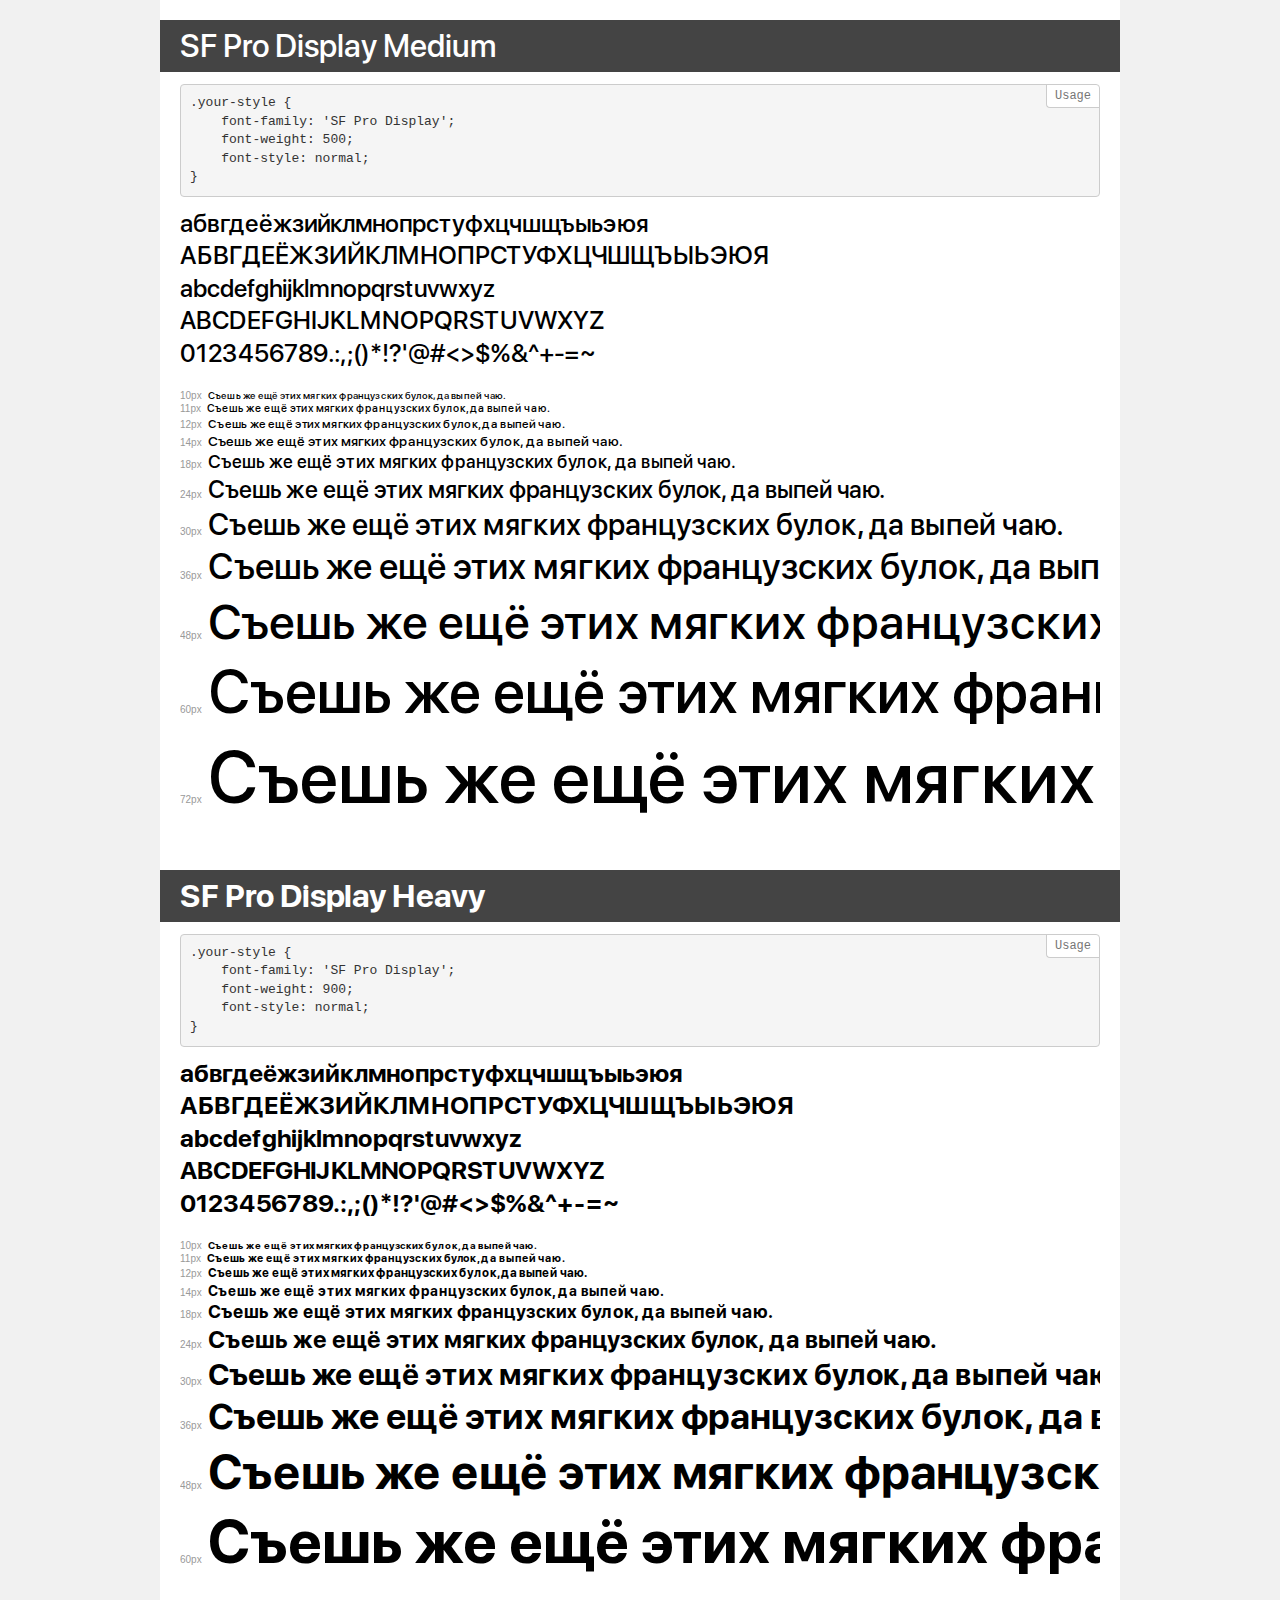
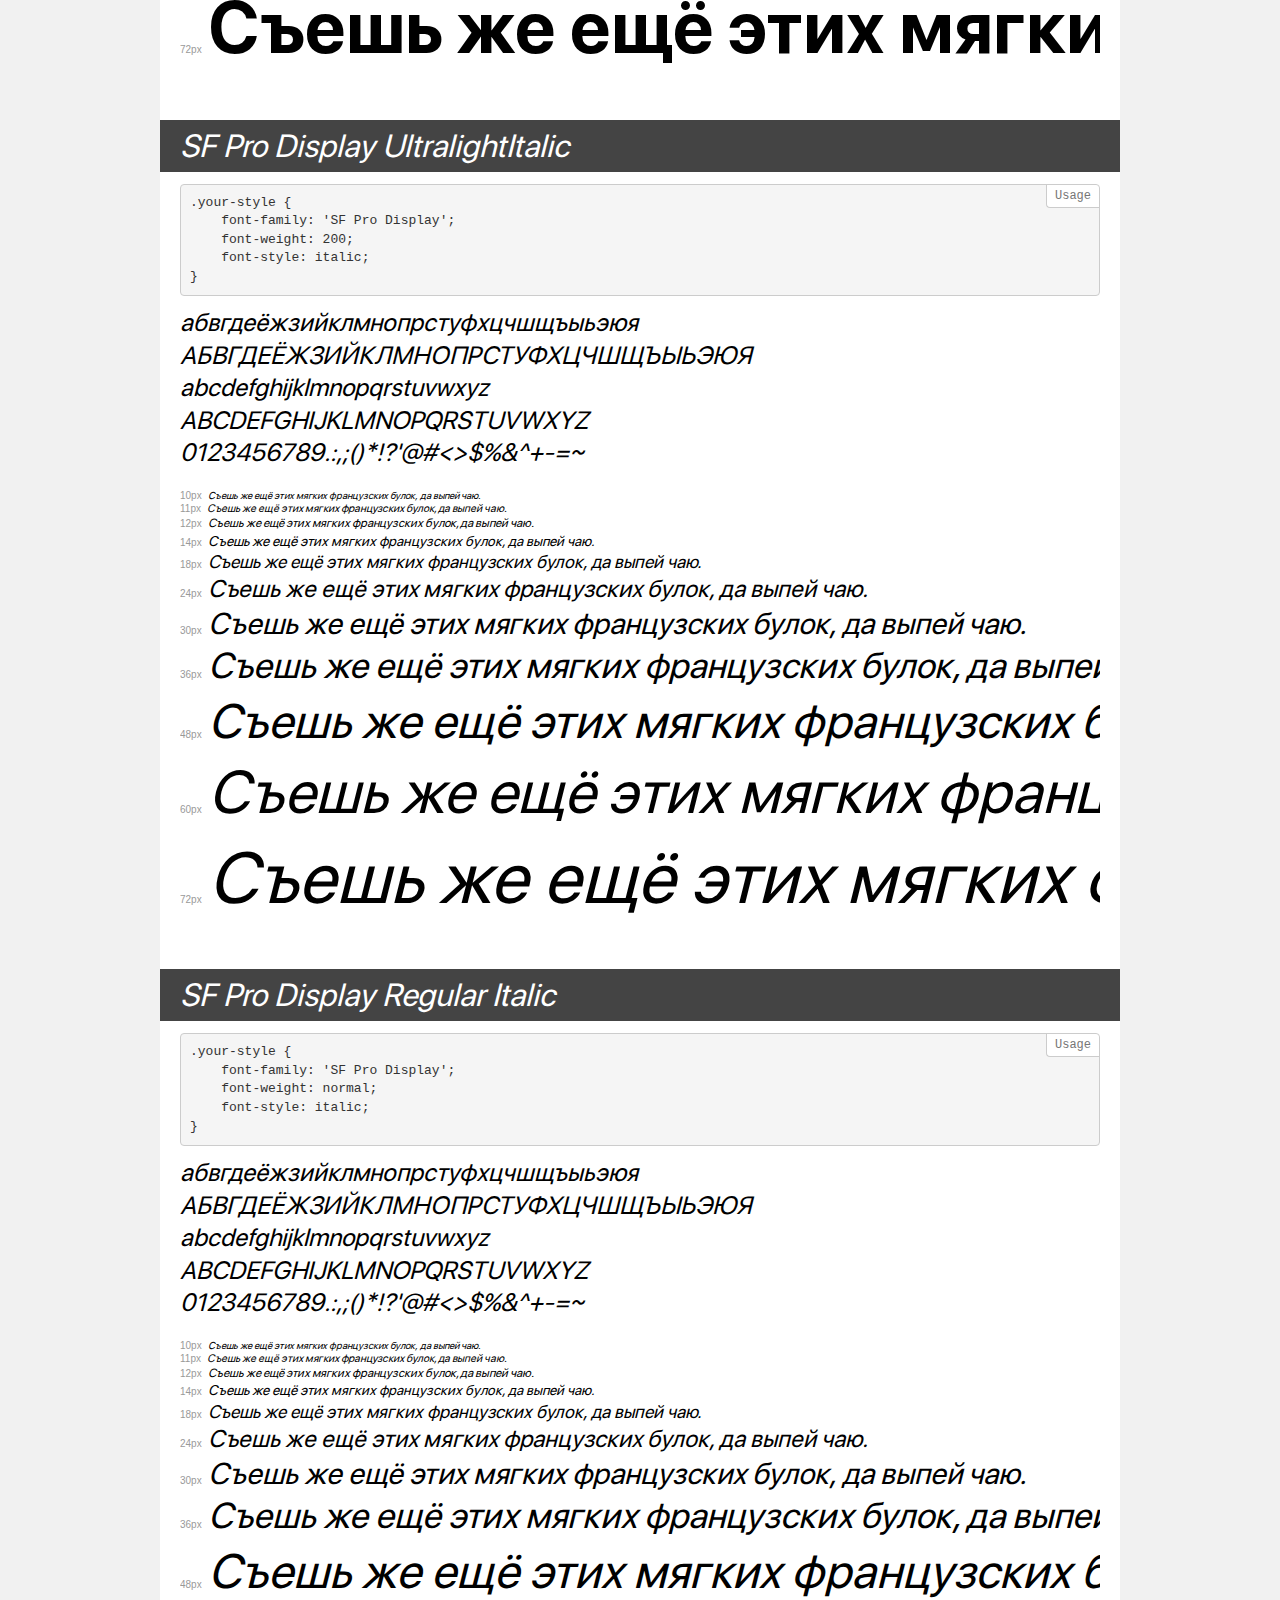
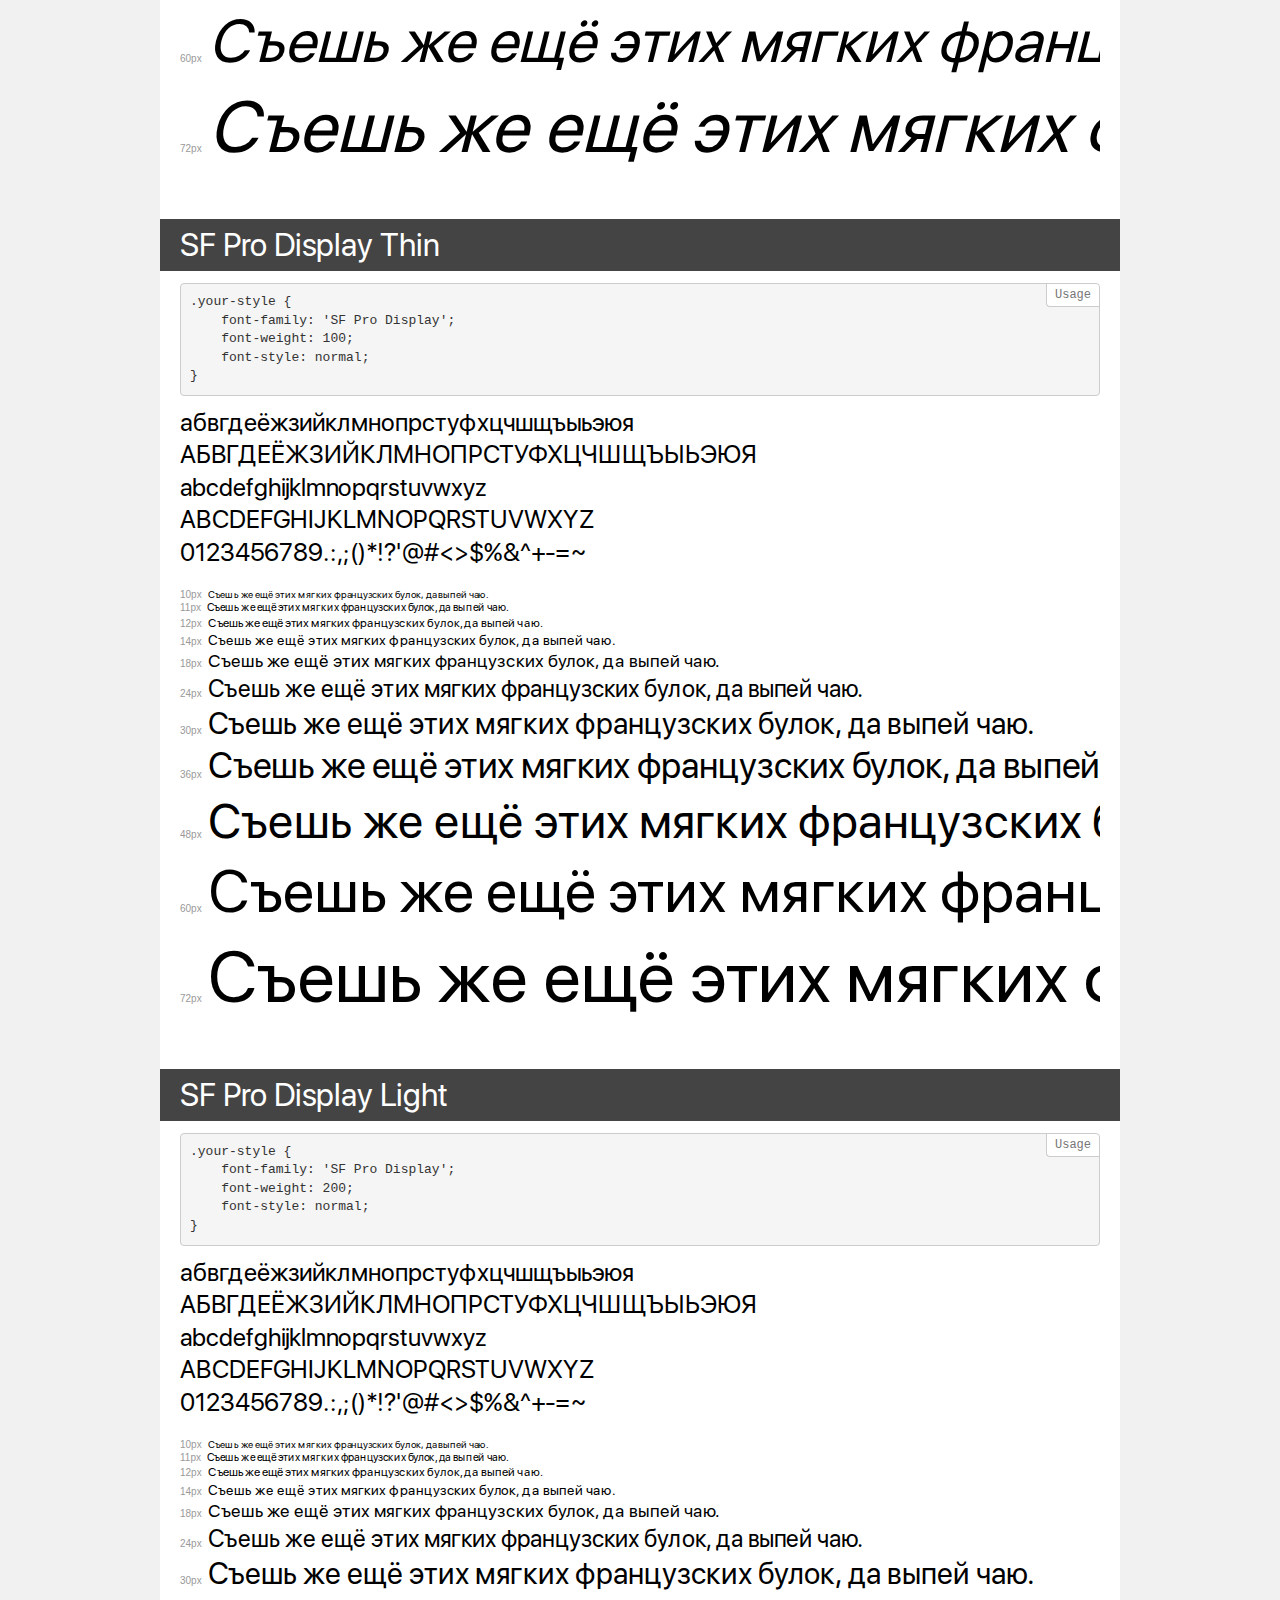
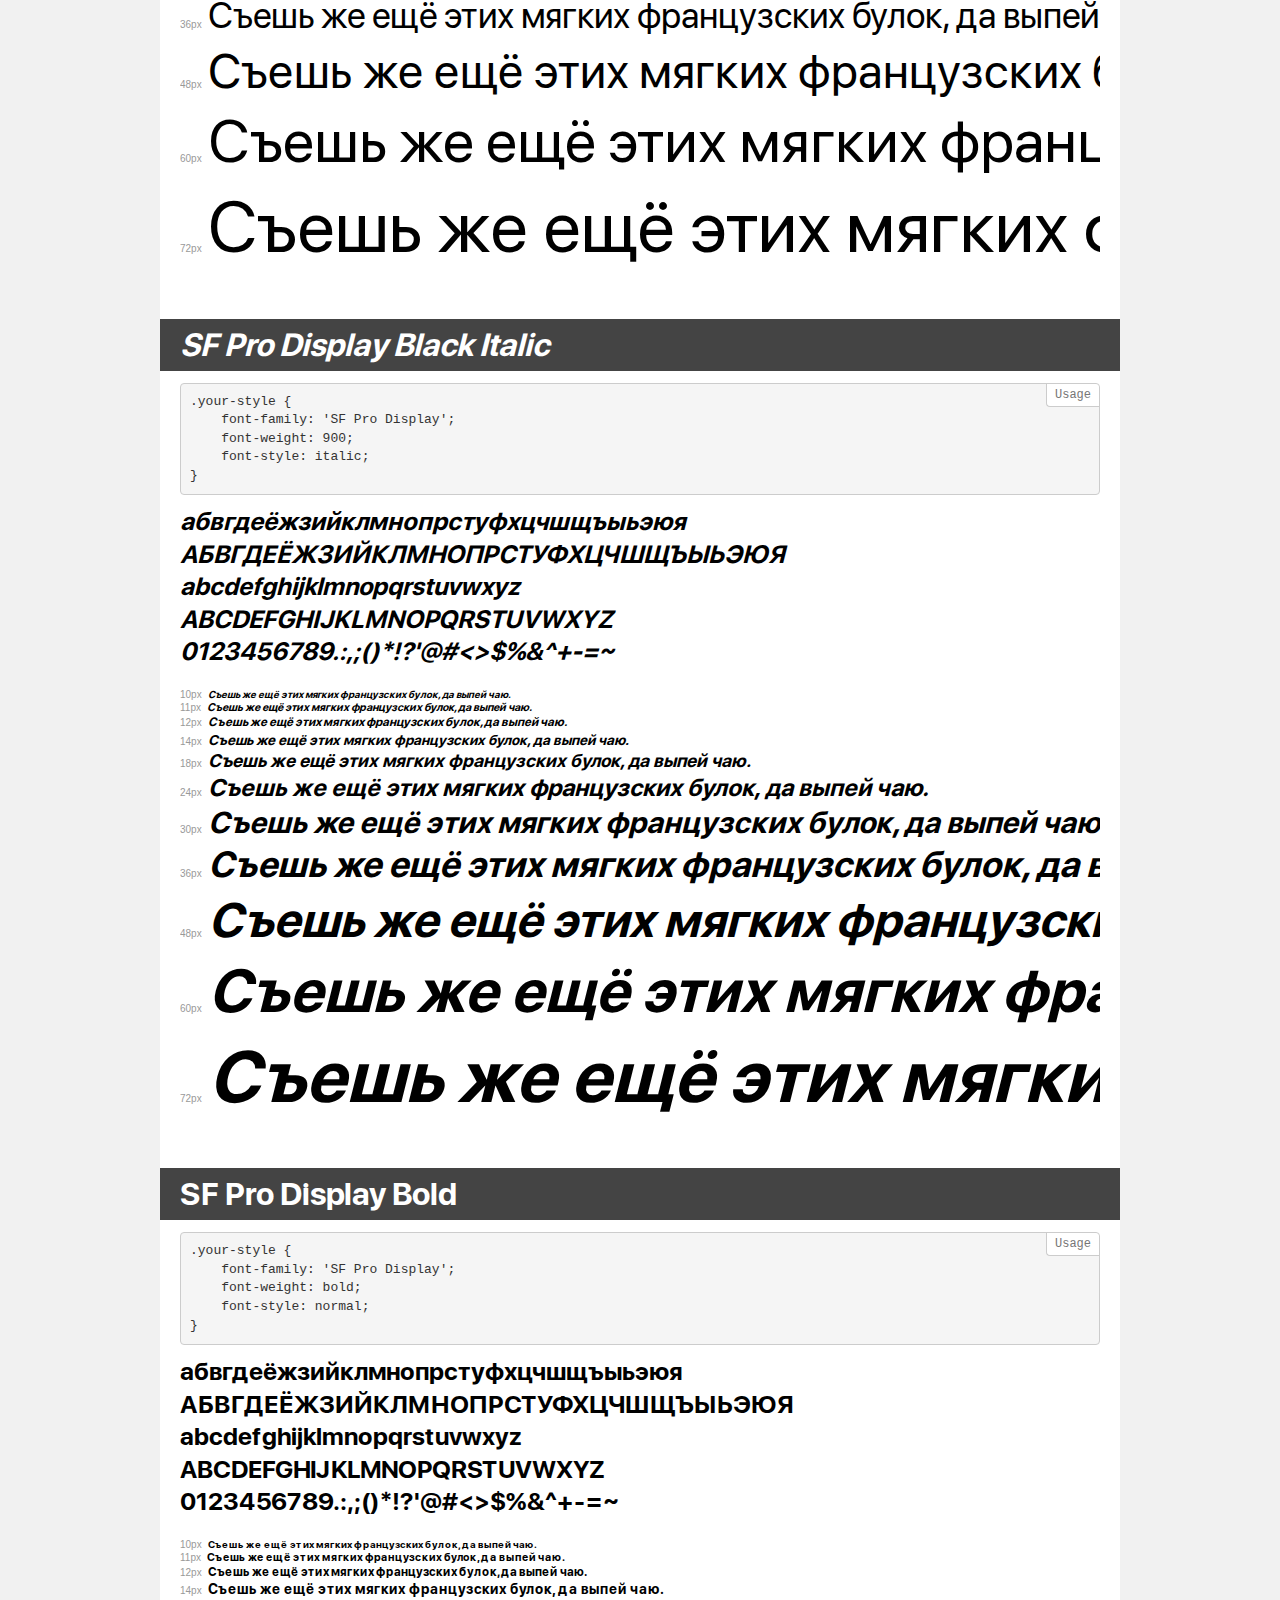
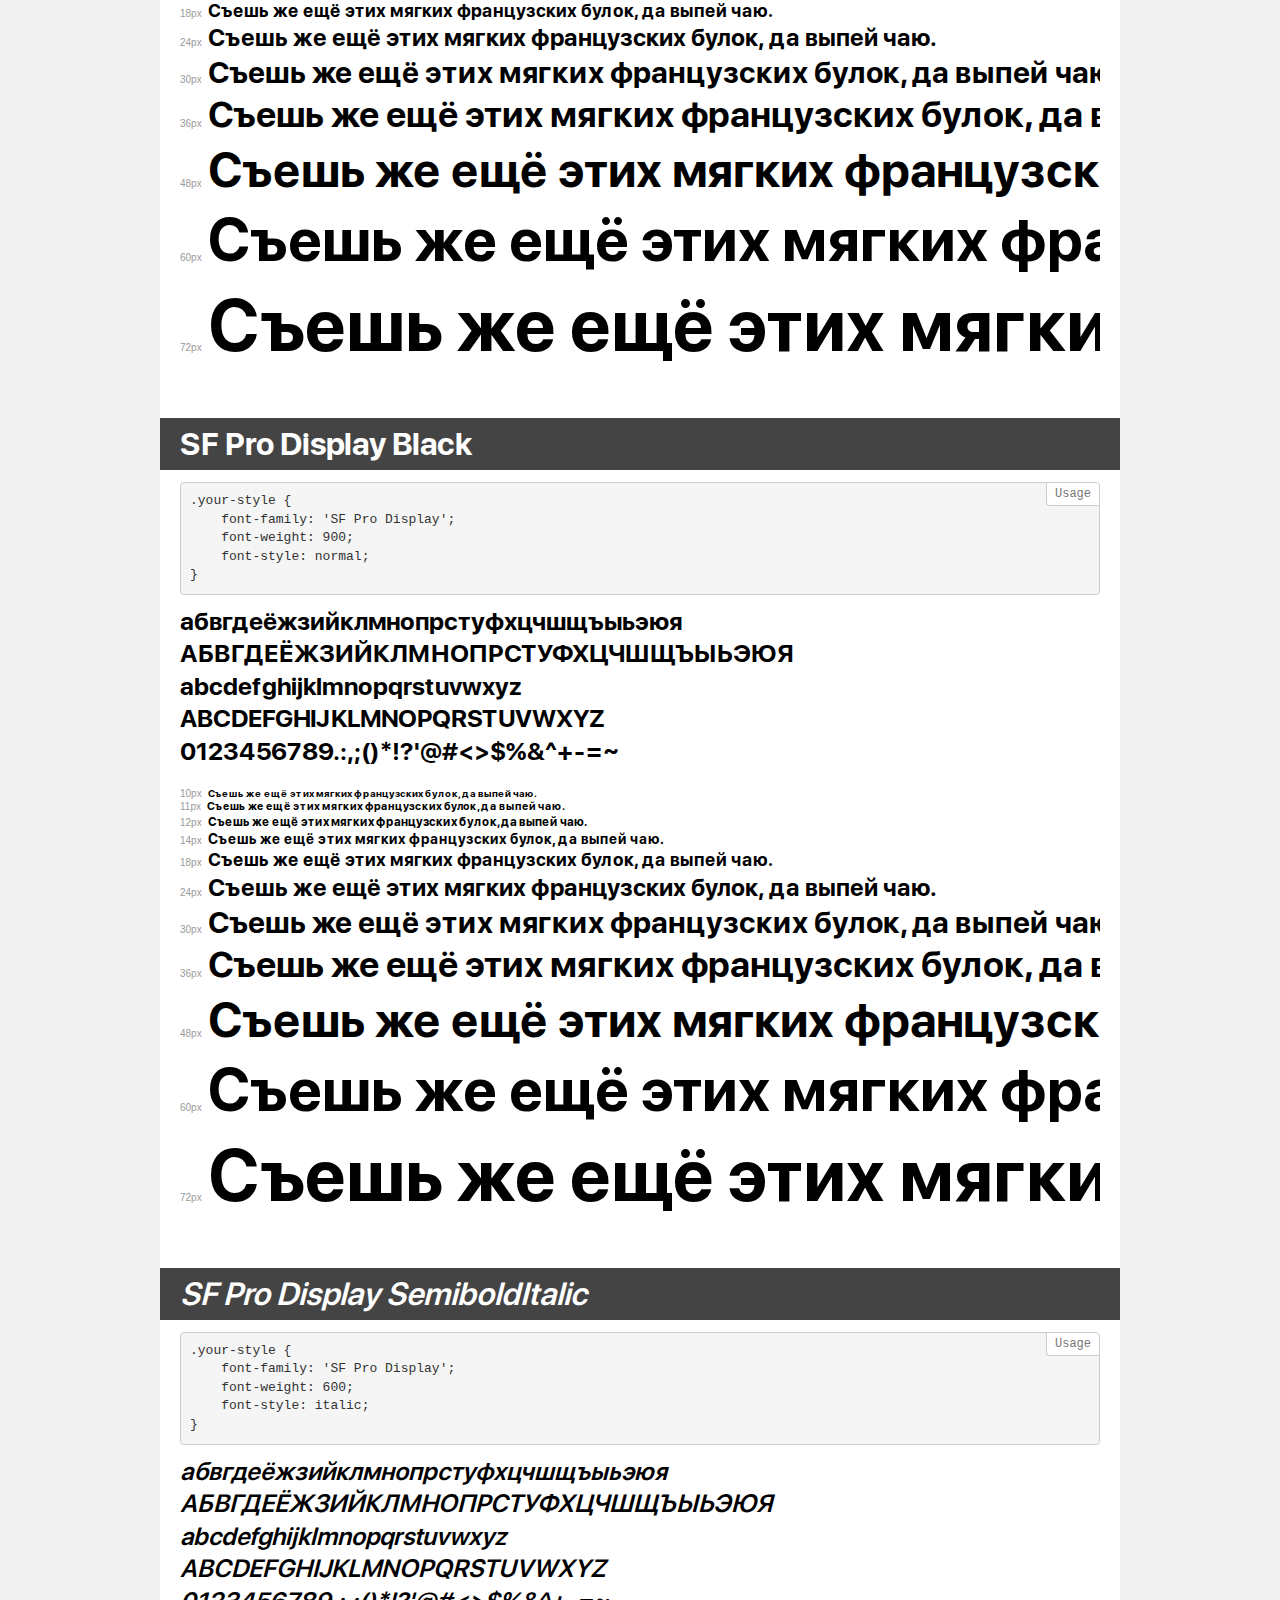
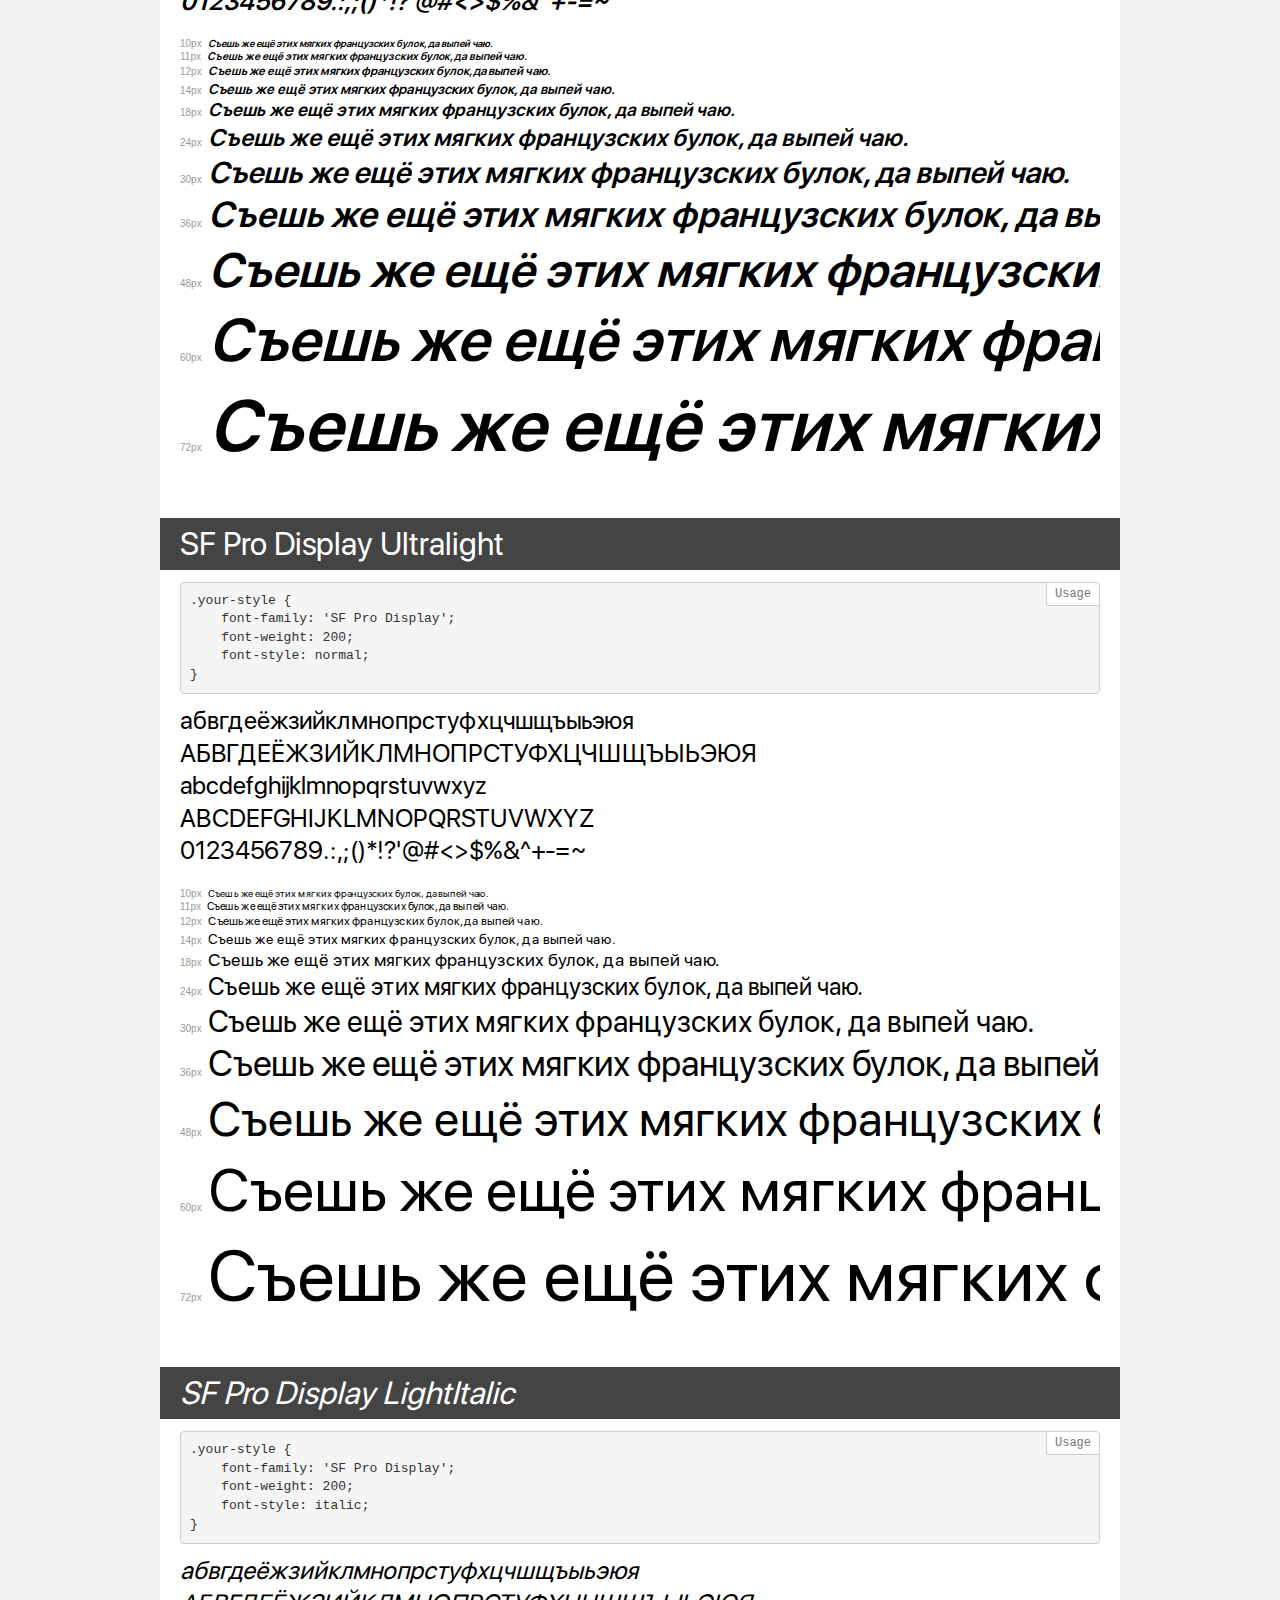
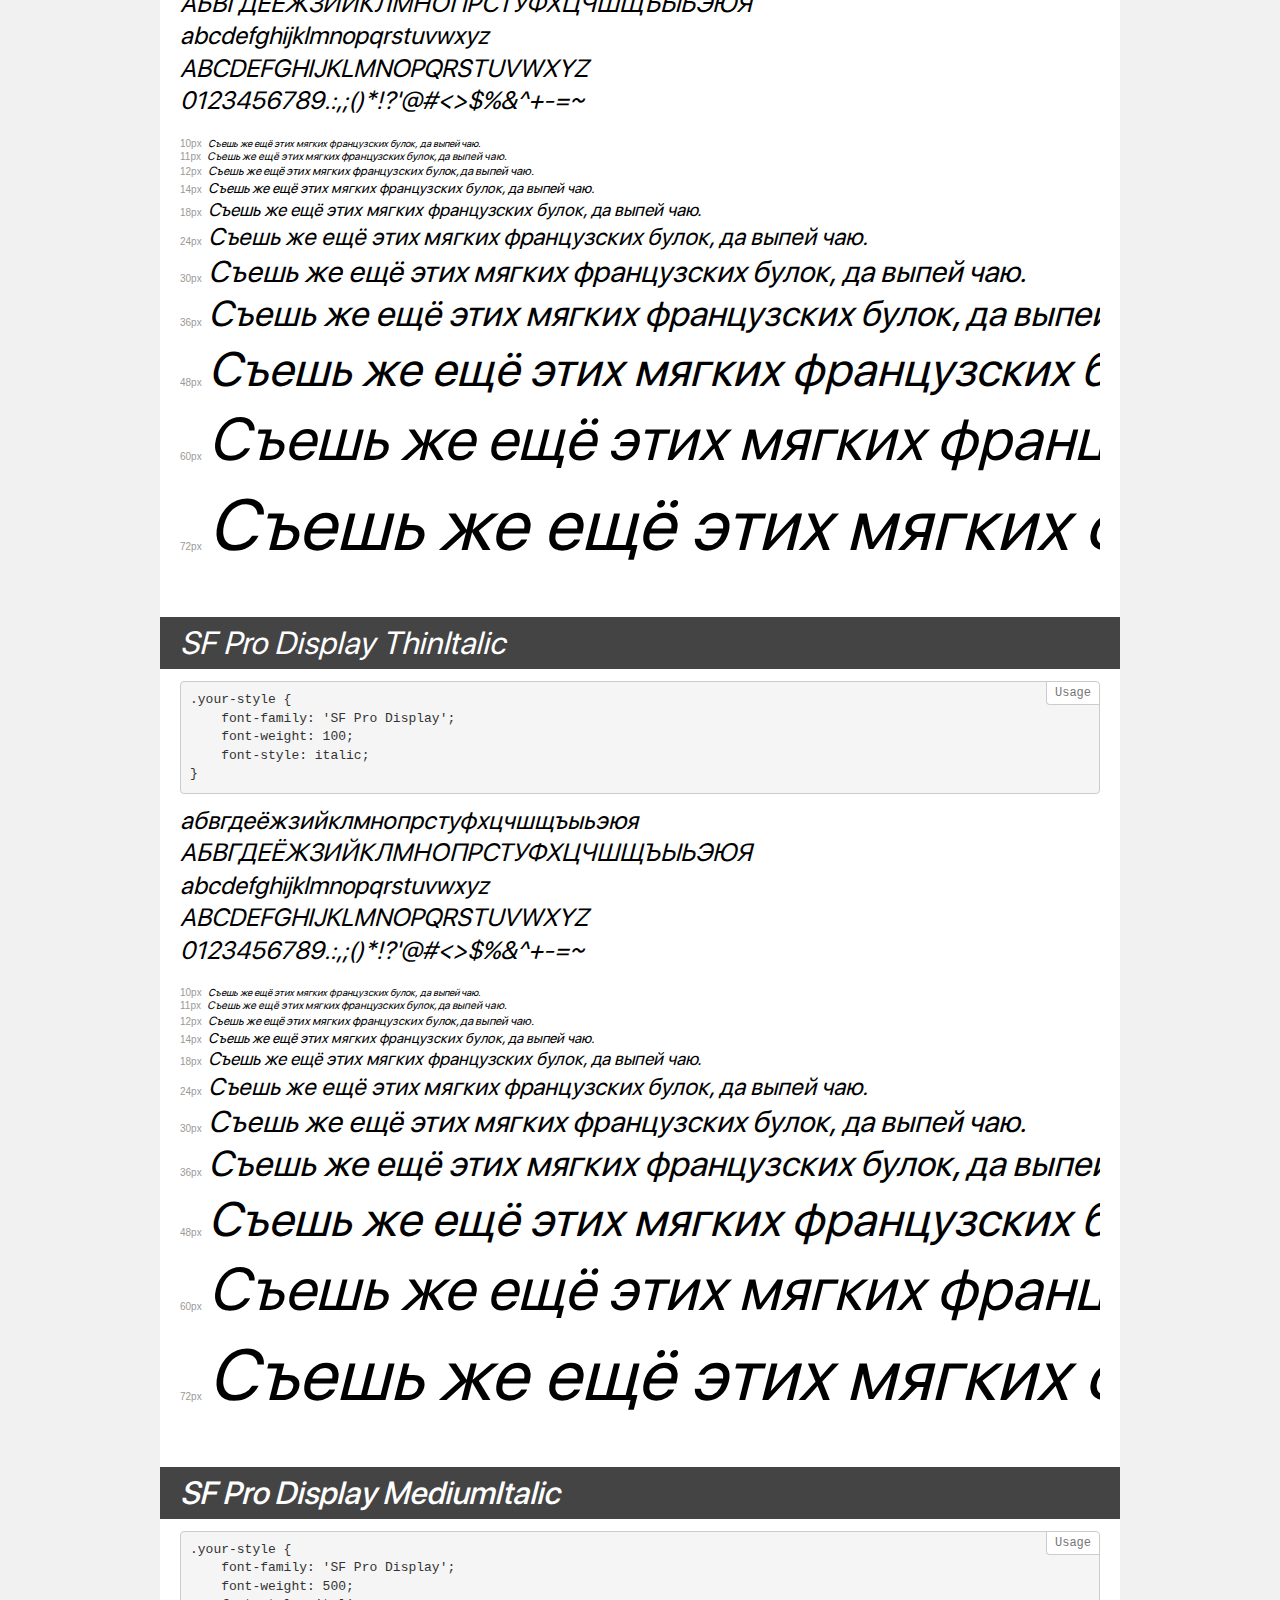
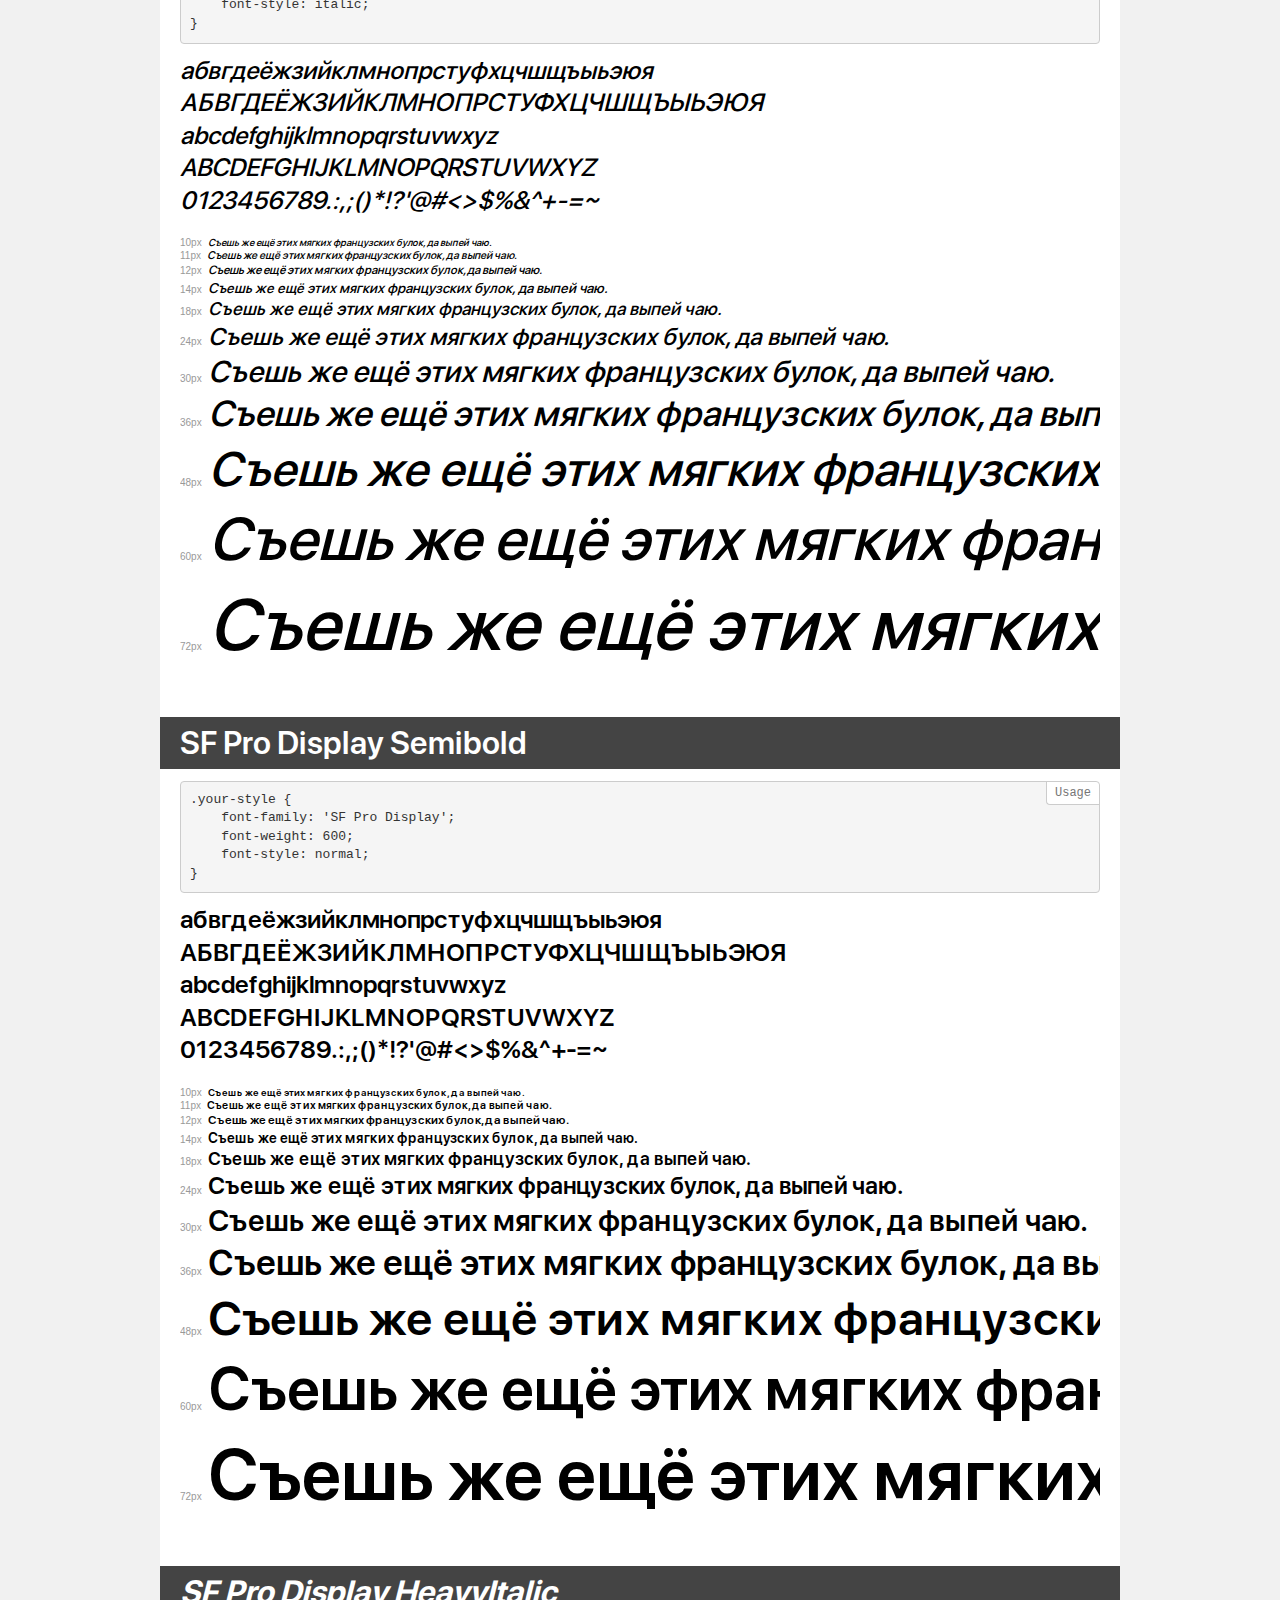
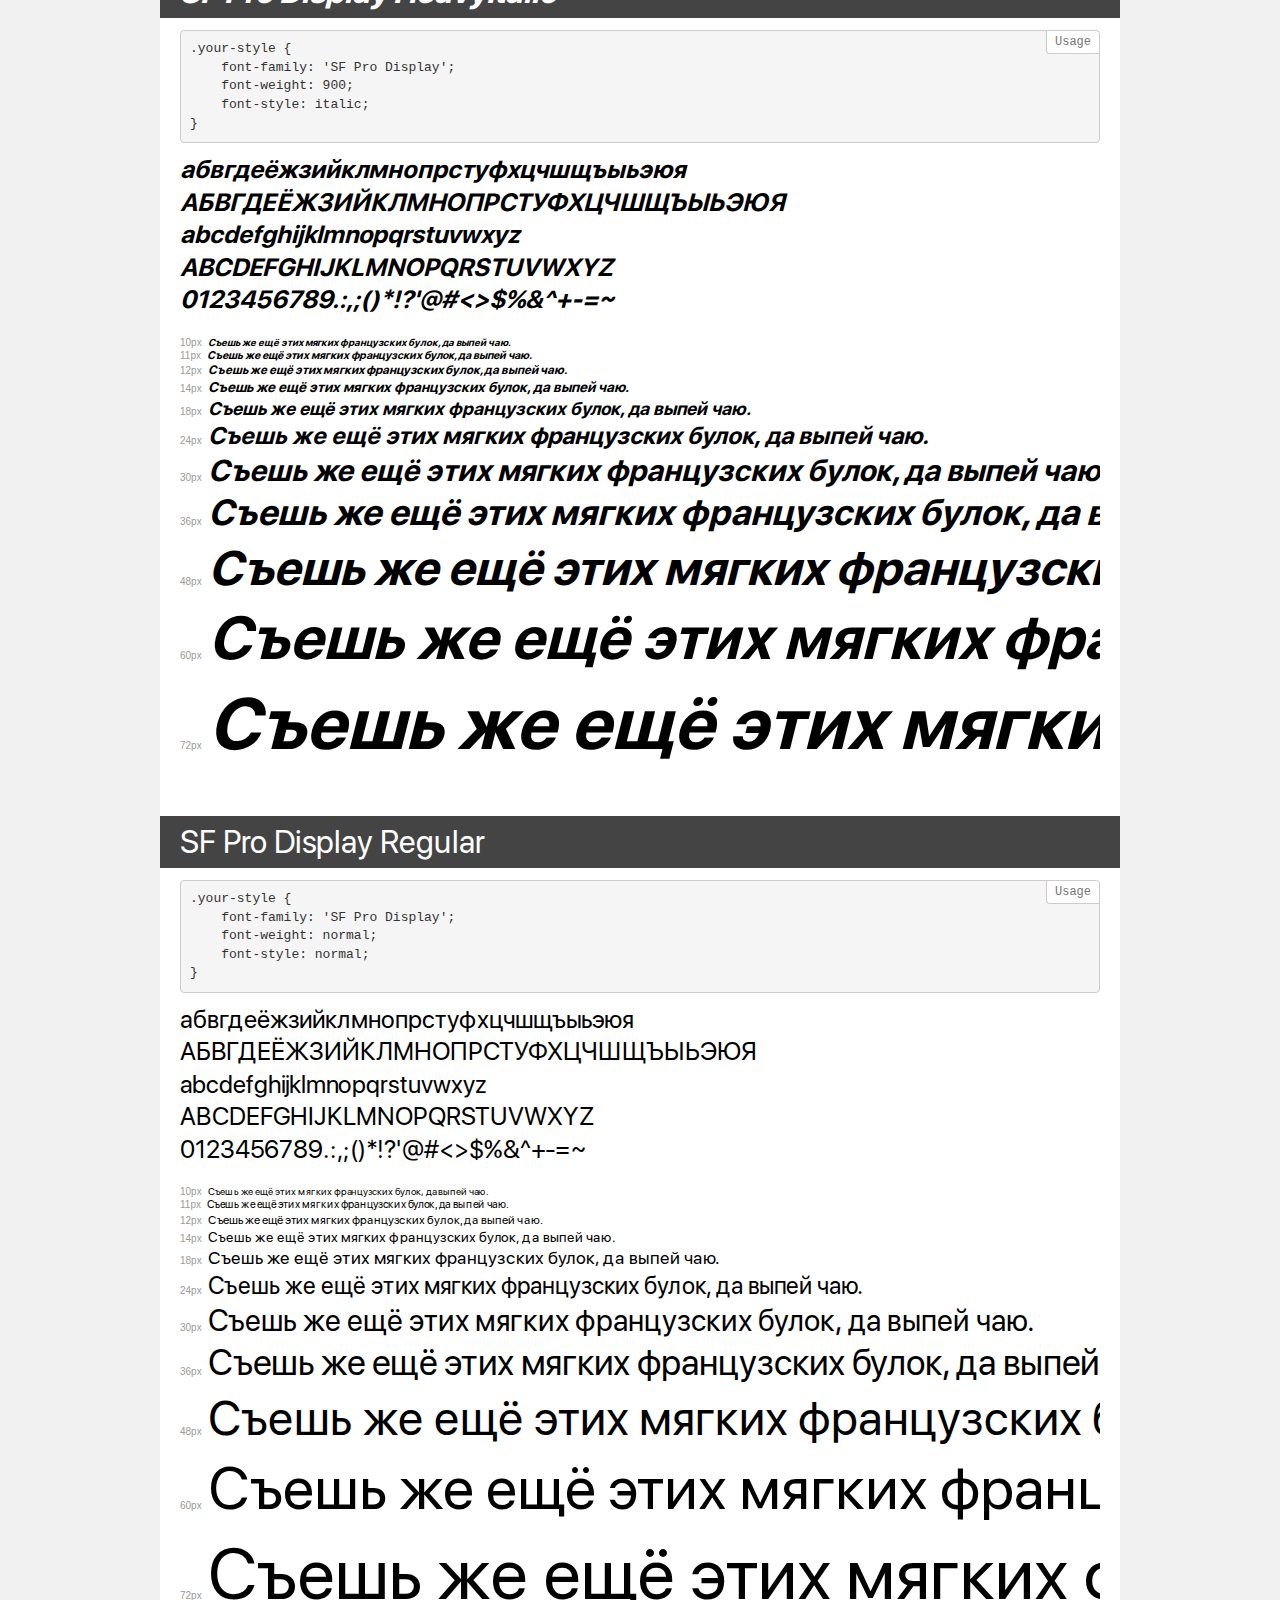
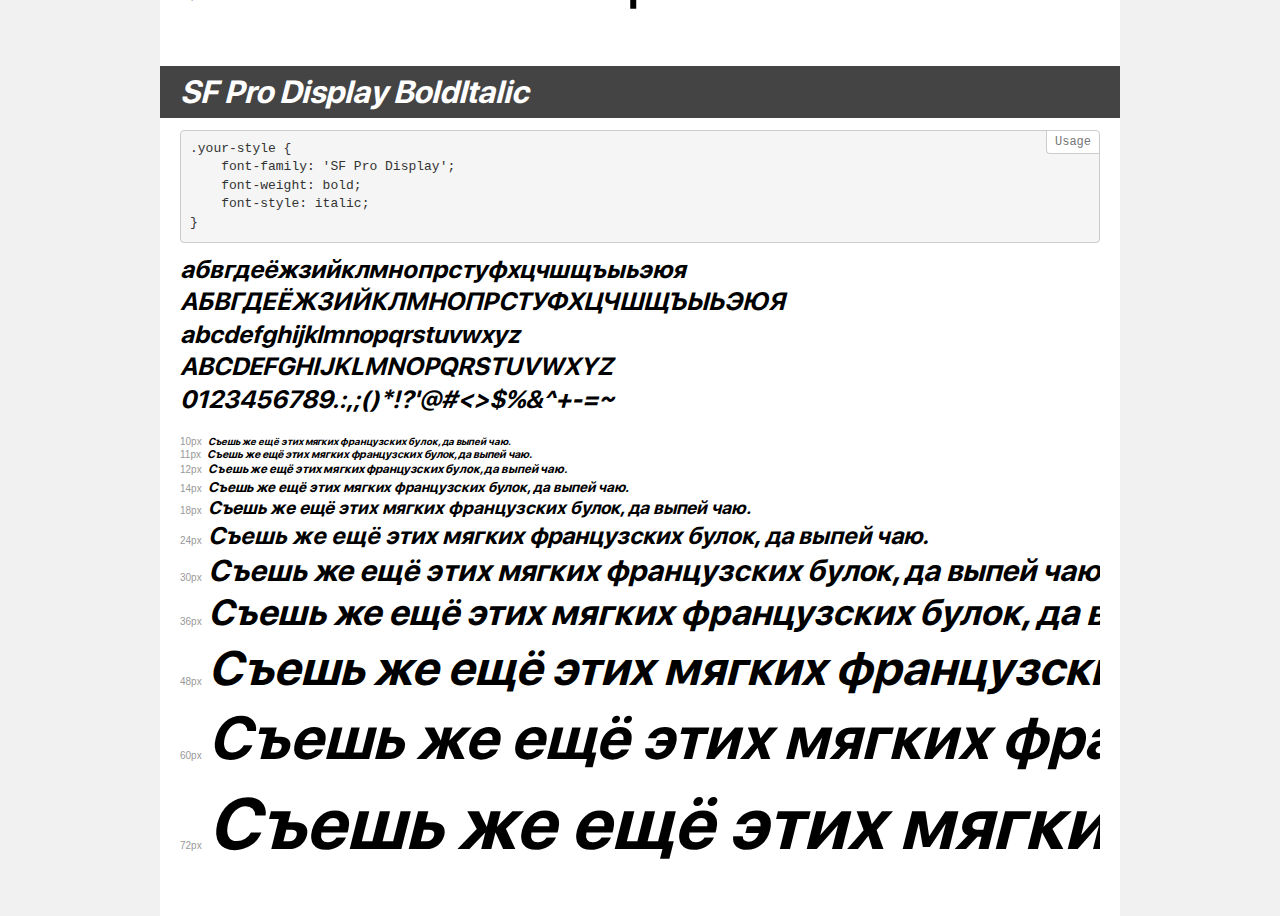
<file: fonts/demo.html>
<!DOCTYPE html>
<html>
<head>
    <meta charset="utf-8">
    <meta http-equiv="X-UA-Compatible" content="IE=edge">
    <meta name="viewport" content="width=device-width, initial-scale=1">
    <meta name="robots" content="noindex, noarchive">
    <meta name="format-detection" content="telephone=no">
    <title>Transfonter demo</title>
    <link href="stylesheet.css" rel="stylesheet">
    <style>
        /*
        http://meyerweb.com/eric/tools/css/reset/
        v2.0 | 20110126
        License: none (public domain)
        */
        html, body, div, span, applet, object, iframe,
        h1, h2, h3, h4, h5, h6, p, blockquote, pre,
        a, abbr, acronym, address, big, cite, code,
        del, dfn, em, img, ins, kbd, q, s, samp,
        small, strike, strong, sub, sup, tt, var,
        b, u, i, center,
        dl, dt, dd, ol, ul, li,
        fieldset, form, label, legend,
        table, caption, tbody, tfoot, thead, tr, th, td,
        article, aside, canvas, details, embed,
        figure, figcaption, footer, header, hgroup,
        menu, nav, output, ruby, section, summary,
        time, mark, audio, video {
            margin: 0;
            padding: 0;
            border: 0;
            font-size: 100%;
            font: inherit;
            vertical-align: baseline;
        }
        /* HTML5 display-role reset for older browsers */
        article, aside, details, figcaption, figure,
        footer, header, hgroup, menu, nav, section {
            display: block;
        }
        body {
            line-height: 1;
        }
        ol, ul {
            list-style: none;
        }
        blockquote, q {
            quotes: none;
        }
        blockquote:before, blockquote:after,
        q:before, q:after {
            content: '';
            content: none;
        }
        table {
            border-collapse: collapse;
            border-spacing: 0;
        }
        /* common styles */
        body {
            background: #f1f1f1;
            color: #000;
        }
        .page {
            background: #fff;
            width: 920px;
            margin: 0 auto;
            padding: 20px 20px 0 20px;
            overflow: hidden;
        }
        .font-container {
            overflow-x: auto;
            overflow-y: hidden;
            margin-bottom: 40px;
            line-height: 1.3;
            white-space: nowrap;
            padding-bottom: 5px;
        }
        h1 {
            position: relative;
            background: #444;
            font-size: 32px;
            color: #fff;
            padding: 10px 20px;
            margin: 0 -20px 12px -20px;
        }
        .letters {
            font-size: 25px;
            margin-bottom: 20px;
        }
        .s10:before {
            content: '10px';
        }
        .s11:before {
            content: '11px';
        }
        .s12:before {
            content: '12px';
        }
        .s14:before {
            content: '14px';
        }
        .s18:before {
            content: '18px';
        }
        .s24:before {
            content: '24px';
        }
        .s30:before {
            content: '30px';
        }
        .s36:before {
            content: '36px';
        }
        .s48:before {
            content: '48px';
        }
        .s60:before {
            content: '60px';
        }
        .s72:before {
            content: '72px';
        }
        .s10:before, .s11:before, .s12:before, .s14:before,
        .s18:before, .s24:before, .s30:before, .s36:before,
        .s48:before, .s60:before, .s72:before {
            font-family: Arial, sans-serif;
            font-size: 10px;
            font-weight: normal;
            font-style: normal;
            color: #999;
            padding-right: 6px;
        }
        pre {
            display: block;
            position: relative;
            padding: 9px;
            margin: 0 0 10px;
            font-family: Monaco, Menlo, Consolas, "Courier New", monospace !important;
            font-size: 13px;
            line-height: 1.428571429;
            color: #333;
            font-weight: normal !important;
            font-style: normal !important;
            background-color: #f5f5f5;
            border: 1px solid #ccc;
            overflow-x: auto;
            border-radius: 4px;
        }
        pre:after {
            display: block;
            position: absolute;
            right: 0;
            top: 0;
            content: 'Usage';
            line-height: 1;
            padding: 5px 8px;
            font-size: 12px;
            color: #767676;
            background-color: #fff;
            border: 1px solid #ccc;
            border-right: none;
            border-top: none;
            border-radius: 0 4px 0 4px;
            z-index: 10;
        }
        /* responsive */
        @media (max-width: 959px) {
            .page {
                width: auto;
                margin: 0;
            }
        }
    </style>
</head>
<body>
<div class="page">
    <div class="demo" style="font-family: 'SF Pro Display'; font-weight: 500; font-style: normal;">
        <h1>SF Pro Display Medium</h1>
        <pre>.your-style {
    font-family: 'SF Pro Display';
    font-weight: 500;
    font-style: normal;
}</pre>
        <div class="font-container">
            <p class="letters">
                абвгдеёжзийклмнопрстуфхцчшщъыьэюя<br>
АБВГДЕЁЖЗИЙКЛМНОПРСТУФХЦЧШЩЪЫЬЭЮЯ<br>
abcdefghijklmnopqrstuvwxyz<br>
ABCDEFGHIJKLMNOPQRSTUVWXYZ<br>
                0123456789.:,;()*!?'@#<>$%&^+-=~
            </p>
            <p class="s10" style="font-size: 10px;">Съешь же ещё этих мягких французских булок, да выпей чаю.</p>
            <p class="s11" style="font-size: 11px;">Съешь же ещё этих мягких французских булок, да выпей чаю.</p>
            <p class="s12" style="font-size: 12px;">Съешь же ещё этих мягких французских булок, да выпей чаю.</p>
            <p class="s14" style="font-size: 14px;">Съешь же ещё этих мягких французских булок, да выпей чаю.</p>
            <p class="s18" style="font-size: 18px;">Съешь же ещё этих мягких французских булок, да выпей чаю.</p>
            <p class="s24" style="font-size: 24px;">Съешь же ещё этих мягких французских булок, да выпей чаю.</p>
            <p class="s30" style="font-size: 30px;">Съешь же ещё этих мягких французских булок, да выпей чаю.</p>
            <p class="s36" style="font-size: 36px;">Съешь же ещё этих мягких французских булок, да выпей чаю.</p>
            <p class="s48" style="font-size: 48px;">Съешь же ещё этих мягких французских булок, да выпей чаю.</p>
            <p class="s60" style="font-size: 60px;">Съешь же ещё этих мягких французских булок, да выпей чаю.</p>
            <p class="s72" style="font-size: 72px;">Съешь же ещё этих мягких французских булок, да выпей чаю.</p>
        </div>
    </div>
    <div class="demo" style="font-family: 'SF Pro Display'; font-weight: 900; font-style: normal;">
        <h1>SF Pro Display Heavy</h1>
        <pre>.your-style {
    font-family: 'SF Pro Display';
    font-weight: 900;
    font-style: normal;
}</pre>
        <div class="font-container">
            <p class="letters">
                абвгдеёжзийклмнопрстуфхцчшщъыьэюя<br>
АБВГДЕЁЖЗИЙКЛМНОПРСТУФХЦЧШЩЪЫЬЭЮЯ<br>
abcdefghijklmnopqrstuvwxyz<br>
ABCDEFGHIJKLMNOPQRSTUVWXYZ<br>
                0123456789.:,;()*!?'@#<>$%&^+-=~
            </p>
            <p class="s10" style="font-size: 10px;">Съешь же ещё этих мягких французских булок, да выпей чаю.</p>
            <p class="s11" style="font-size: 11px;">Съешь же ещё этих мягких французских булок, да выпей чаю.</p>
            <p class="s12" style="font-size: 12px;">Съешь же ещё этих мягких французских булок, да выпей чаю.</p>
            <p class="s14" style="font-size: 14px;">Съешь же ещё этих мягких французских булок, да выпей чаю.</p>
            <p class="s18" style="font-size: 18px;">Съешь же ещё этих мягких французских булок, да выпей чаю.</p>
            <p class="s24" style="font-size: 24px;">Съешь же ещё этих мягких французских булок, да выпей чаю.</p>
            <p class="s30" style="font-size: 30px;">Съешь же ещё этих мягких французских булок, да выпей чаю.</p>
            <p class="s36" style="font-size: 36px;">Съешь же ещё этих мягких французских булок, да выпей чаю.</p>
            <p class="s48" style="font-size: 48px;">Съешь же ещё этих мягких французских булок, да выпей чаю.</p>
            <p class="s60" style="font-size: 60px;">Съешь же ещё этих мягких французских булок, да выпей чаю.</p>
            <p class="s72" style="font-size: 72px;">Съешь же ещё этих мягких французских булок, да выпей чаю.</p>
        </div>
    </div>
    <div class="demo" style="font-family: 'SF Pro Display'; font-weight: 200; font-style: italic;">
        <h1>SF Pro Display UltralightItalic</h1>
        <pre>.your-style {
    font-family: 'SF Pro Display';
    font-weight: 200;
    font-style: italic;
}</pre>
        <div class="font-container">
            <p class="letters">
                абвгдеёжзийклмнопрстуфхцчшщъыьэюя<br>
АБВГДЕЁЖЗИЙКЛМНОПРСТУФХЦЧШЩЪЫЬЭЮЯ<br>
abcdefghijklmnopqrstuvwxyz<br>
ABCDEFGHIJKLMNOPQRSTUVWXYZ<br>
                0123456789.:,;()*!?'@#<>$%&^+-=~
            </p>
            <p class="s10" style="font-size: 10px;">Съешь же ещё этих мягких французских булок, да выпей чаю.</p>
            <p class="s11" style="font-size: 11px;">Съешь же ещё этих мягких французских булок, да выпей чаю.</p>
            <p class="s12" style="font-size: 12px;">Съешь же ещё этих мягких французских булок, да выпей чаю.</p>
            <p class="s14" style="font-size: 14px;">Съешь же ещё этих мягких французских булок, да выпей чаю.</p>
            <p class="s18" style="font-size: 18px;">Съешь же ещё этих мягких французских булок, да выпей чаю.</p>
            <p class="s24" style="font-size: 24px;">Съешь же ещё этих мягких французских булок, да выпей чаю.</p>
            <p class="s30" style="font-size: 30px;">Съешь же ещё этих мягких французских булок, да выпей чаю.</p>
            <p class="s36" style="font-size: 36px;">Съешь же ещё этих мягких французских булок, да выпей чаю.</p>
            <p class="s48" style="font-size: 48px;">Съешь же ещё этих мягких французских булок, да выпей чаю.</p>
            <p class="s60" style="font-size: 60px;">Съешь же ещё этих мягких французских булок, да выпей чаю.</p>
            <p class="s72" style="font-size: 72px;">Съешь же ещё этих мягких французских булок, да выпей чаю.</p>
        </div>
    </div>
    <div class="demo" style="font-family: 'SF Pro Display'; font-weight: normal; font-style: italic;">
        <h1>SF Pro Display Regular Italic</h1>
        <pre>.your-style {
    font-family: 'SF Pro Display';
    font-weight: normal;
    font-style: italic;
}</pre>
        <div class="font-container">
            <p class="letters">
                абвгдеёжзийклмнопрстуфхцчшщъыьэюя<br>
АБВГДЕЁЖЗИЙКЛМНОПРСТУФХЦЧШЩЪЫЬЭЮЯ<br>
abcdefghijklmnopqrstuvwxyz<br>
ABCDEFGHIJKLMNOPQRSTUVWXYZ<br>
                0123456789.:,;()*!?'@#<>$%&^+-=~
            </p>
            <p class="s10" style="font-size: 10px;">Съешь же ещё этих мягких французских булок, да выпей чаю.</p>
            <p class="s11" style="font-size: 11px;">Съешь же ещё этих мягких французских булок, да выпей чаю.</p>
            <p class="s12" style="font-size: 12px;">Съешь же ещё этих мягких французских булок, да выпей чаю.</p>
            <p class="s14" style="font-size: 14px;">Съешь же ещё этих мягких французских булок, да выпей чаю.</p>
            <p class="s18" style="font-size: 18px;">Съешь же ещё этих мягких французских булок, да выпей чаю.</p>
            <p class="s24" style="font-size: 24px;">Съешь же ещё этих мягких французских булок, да выпей чаю.</p>
            <p class="s30" style="font-size: 30px;">Съешь же ещё этих мягких французских булок, да выпей чаю.</p>
            <p class="s36" style="font-size: 36px;">Съешь же ещё этих мягких французских булок, да выпей чаю.</p>
            <p class="s48" style="font-size: 48px;">Съешь же ещё этих мягких французских булок, да выпей чаю.</p>
            <p class="s60" style="font-size: 60px;">Съешь же ещё этих мягких французских булок, да выпей чаю.</p>
            <p class="s72" style="font-size: 72px;">Съешь же ещё этих мягких французских булок, да выпей чаю.</p>
        </div>
    </div>
    <div class="demo" style="font-family: 'SF Pro Display'; font-weight: 100; font-style: normal;">
        <h1>SF Pro Display Thin</h1>
        <pre>.your-style {
    font-family: 'SF Pro Display';
    font-weight: 100;
    font-style: normal;
}</pre>
        <div class="font-container">
            <p class="letters">
                абвгдеёжзийклмнопрстуфхцчшщъыьэюя<br>
АБВГДЕЁЖЗИЙКЛМНОПРСТУФХЦЧШЩЪЫЬЭЮЯ<br>
abcdefghijklmnopqrstuvwxyz<br>
ABCDEFGHIJKLMNOPQRSTUVWXYZ<br>
                0123456789.:,;()*!?'@#<>$%&^+-=~
            </p>
            <p class="s10" style="font-size: 10px;">Съешь же ещё этих мягких французских булок, да выпей чаю.</p>
            <p class="s11" style="font-size: 11px;">Съешь же ещё этих мягких французских булок, да выпей чаю.</p>
            <p class="s12" style="font-size: 12px;">Съешь же ещё этих мягких французских булок, да выпей чаю.</p>
            <p class="s14" style="font-size: 14px;">Съешь же ещё этих мягких французских булок, да выпей чаю.</p>
            <p class="s18" style="font-size: 18px;">Съешь же ещё этих мягких французских булок, да выпей чаю.</p>
            <p class="s24" style="font-size: 24px;">Съешь же ещё этих мягких французских булок, да выпей чаю.</p>
            <p class="s30" style="font-size: 30px;">Съешь же ещё этих мягких французских булок, да выпей чаю.</p>
            <p class="s36" style="font-size: 36px;">Съешь же ещё этих мягких французских булок, да выпей чаю.</p>
            <p class="s48" style="font-size: 48px;">Съешь же ещё этих мягких французских булок, да выпей чаю.</p>
            <p class="s60" style="font-size: 60px;">Съешь же ещё этих мягких французских булок, да выпей чаю.</p>
            <p class="s72" style="font-size: 72px;">Съешь же ещё этих мягких французских булок, да выпей чаю.</p>
        </div>
    </div>
    <div class="demo" style="font-family: 'SF Pro Display'; font-weight: 200; font-style: normal;">
        <h1>SF Pro Display Light</h1>
        <pre>.your-style {
    font-family: 'SF Pro Display';
    font-weight: 200;
    font-style: normal;
}</pre>
        <div class="font-container">
            <p class="letters">
                абвгдеёжзийклмнопрстуфхцчшщъыьэюя<br>
АБВГДЕЁЖЗИЙКЛМНОПРСТУФХЦЧШЩЪЫЬЭЮЯ<br>
abcdefghijklmnopqrstuvwxyz<br>
ABCDEFGHIJKLMNOPQRSTUVWXYZ<br>
                0123456789.:,;()*!?'@#<>$%&^+-=~
            </p>
            <p class="s10" style="font-size: 10px;">Съешь же ещё этих мягких французских булок, да выпей чаю.</p>
            <p class="s11" style="font-size: 11px;">Съешь же ещё этих мягких французских булок, да выпей чаю.</p>
            <p class="s12" style="font-size: 12px;">Съешь же ещё этих мягких французских булок, да выпей чаю.</p>
            <p class="s14" style="font-size: 14px;">Съешь же ещё этих мягких французских булок, да выпей чаю.</p>
            <p class="s18" style="font-size: 18px;">Съешь же ещё этих мягких французских булок, да выпей чаю.</p>
            <p class="s24" style="font-size: 24px;">Съешь же ещё этих мягких французских булок, да выпей чаю.</p>
            <p class="s30" style="font-size: 30px;">Съешь же ещё этих мягких французских булок, да выпей чаю.</p>
            <p class="s36" style="font-size: 36px;">Съешь же ещё этих мягких французских булок, да выпей чаю.</p>
            <p class="s48" style="font-size: 48px;">Съешь же ещё этих мягких французских булок, да выпей чаю.</p>
            <p class="s60" style="font-size: 60px;">Съешь же ещё этих мягких французских булок, да выпей чаю.</p>
            <p class="s72" style="font-size: 72px;">Съешь же ещё этих мягких французских булок, да выпей чаю.</p>
        </div>
    </div>
    <div class="demo" style="font-family: 'SF Pro Display'; font-weight: 900; font-style: italic;">
        <h1>SF Pro Display Black Italic</h1>
        <pre>.your-style {
    font-family: 'SF Pro Display';
    font-weight: 900;
    font-style: italic;
}</pre>
        <div class="font-container">
            <p class="letters">
                абвгдеёжзийклмнопрстуфхцчшщъыьэюя<br>
АБВГДЕЁЖЗИЙКЛМНОПРСТУФХЦЧШЩЪЫЬЭЮЯ<br>
abcdefghijklmnopqrstuvwxyz<br>
ABCDEFGHIJKLMNOPQRSTUVWXYZ<br>
                0123456789.:,;()*!?'@#<>$%&^+-=~
            </p>
            <p class="s10" style="font-size: 10px;">Съешь же ещё этих мягких французских булок, да выпей чаю.</p>
            <p class="s11" style="font-size: 11px;">Съешь же ещё этих мягких французских булок, да выпей чаю.</p>
            <p class="s12" style="font-size: 12px;">Съешь же ещё этих мягких французских булок, да выпей чаю.</p>
            <p class="s14" style="font-size: 14px;">Съешь же ещё этих мягких французских булок, да выпей чаю.</p>
            <p class="s18" style="font-size: 18px;">Съешь же ещё этих мягких французских булок, да выпей чаю.</p>
            <p class="s24" style="font-size: 24px;">Съешь же ещё этих мягких французских булок, да выпей чаю.</p>
            <p class="s30" style="font-size: 30px;">Съешь же ещё этих мягких французских булок, да выпей чаю.</p>
            <p class="s36" style="font-size: 36px;">Съешь же ещё этих мягких французских булок, да выпей чаю.</p>
            <p class="s48" style="font-size: 48px;">Съешь же ещё этих мягких французских булок, да выпей чаю.</p>
            <p class="s60" style="font-size: 60px;">Съешь же ещё этих мягких французских булок, да выпей чаю.</p>
            <p class="s72" style="font-size: 72px;">Съешь же ещё этих мягких французских булок, да выпей чаю.</p>
        </div>
    </div>
    <div class="demo" style="font-family: 'SF Pro Display'; font-weight: bold; font-style: normal;">
        <h1>SF Pro Display Bold</h1>
        <pre>.your-style {
    font-family: 'SF Pro Display';
    font-weight: bold;
    font-style: normal;
}</pre>
        <div class="font-container">
            <p class="letters">
                абвгдеёжзийклмнопрстуфхцчшщъыьэюя<br>
АБВГДЕЁЖЗИЙКЛМНОПРСТУФХЦЧШЩЪЫЬЭЮЯ<br>
abcdefghijklmnopqrstuvwxyz<br>
ABCDEFGHIJKLMNOPQRSTUVWXYZ<br>
                0123456789.:,;()*!?'@#<>$%&^+-=~
            </p>
            <p class="s10" style="font-size: 10px;">Съешь же ещё этих мягких французских булок, да выпей чаю.</p>
            <p class="s11" style="font-size: 11px;">Съешь же ещё этих мягких французских булок, да выпей чаю.</p>
            <p class="s12" style="font-size: 12px;">Съешь же ещё этих мягких французских булок, да выпей чаю.</p>
            <p class="s14" style="font-size: 14px;">Съешь же ещё этих мягких французских булок, да выпей чаю.</p>
            <p class="s18" style="font-size: 18px;">Съешь же ещё этих мягких французских булок, да выпей чаю.</p>
            <p class="s24" style="font-size: 24px;">Съешь же ещё этих мягких французских булок, да выпей чаю.</p>
            <p class="s30" style="font-size: 30px;">Съешь же ещё этих мягких французских булок, да выпей чаю.</p>
            <p class="s36" style="font-size: 36px;">Съешь же ещё этих мягких французских булок, да выпей чаю.</p>
            <p class="s48" style="font-size: 48px;">Съешь же ещё этих мягких французских булок, да выпей чаю.</p>
            <p class="s60" style="font-size: 60px;">Съешь же ещё этих мягких французских булок, да выпей чаю.</p>
            <p class="s72" style="font-size: 72px;">Съешь же ещё этих мягких французских булок, да выпей чаю.</p>
        </div>
    </div>
    <div class="demo" style="font-family: 'SF Pro Display'; font-weight: 900; font-style: normal;">
        <h1>SF Pro Display Black</h1>
        <pre>.your-style {
    font-family: 'SF Pro Display';
    font-weight: 900;
    font-style: normal;
}</pre>
        <div class="font-container">
            <p class="letters">
                абвгдеёжзийклмнопрстуфхцчшщъыьэюя<br>
АБВГДЕЁЖЗИЙКЛМНОПРСТУФХЦЧШЩЪЫЬЭЮЯ<br>
abcdefghijklmnopqrstuvwxyz<br>
ABCDEFGHIJKLMNOPQRSTUVWXYZ<br>
                0123456789.:,;()*!?'@#<>$%&^+-=~
            </p>
            <p class="s10" style="font-size: 10px;">Съешь же ещё этих мягких французских булок, да выпей чаю.</p>
            <p class="s11" style="font-size: 11px;">Съешь же ещё этих мягких французских булок, да выпей чаю.</p>
            <p class="s12" style="font-size: 12px;">Съешь же ещё этих мягких французских булок, да выпей чаю.</p>
            <p class="s14" style="font-size: 14px;">Съешь же ещё этих мягких французских булок, да выпей чаю.</p>
            <p class="s18" style="font-size: 18px;">Съешь же ещё этих мягких французских булок, да выпей чаю.</p>
            <p class="s24" style="font-size: 24px;">Съешь же ещё этих мягких французских булок, да выпей чаю.</p>
            <p class="s30" style="font-size: 30px;">Съешь же ещё этих мягких французских булок, да выпей чаю.</p>
            <p class="s36" style="font-size: 36px;">Съешь же ещё этих мягких французских булок, да выпей чаю.</p>
            <p class="s48" style="font-size: 48px;">Съешь же ещё этих мягких французских булок, да выпей чаю.</p>
            <p class="s60" style="font-size: 60px;">Съешь же ещё этих мягких французских булок, да выпей чаю.</p>
            <p class="s72" style="font-size: 72px;">Съешь же ещё этих мягких французских булок, да выпей чаю.</p>
        </div>
    </div>
    <div class="demo" style="font-family: 'SF Pro Display'; font-weight: 600; font-style: italic;">
        <h1>SF Pro Display SemiboldItalic</h1>
        <pre>.your-style {
    font-family: 'SF Pro Display';
    font-weight: 600;
    font-style: italic;
}</pre>
        <div class="font-container">
            <p class="letters">
                абвгдеёжзийклмнопрстуфхцчшщъыьэюя<br>
АБВГДЕЁЖЗИЙКЛМНОПРСТУФХЦЧШЩЪЫЬЭЮЯ<br>
abcdefghijklmnopqrstuvwxyz<br>
ABCDEFGHIJKLMNOPQRSTUVWXYZ<br>
                0123456789.:,;()*!?'@#<>$%&^+-=~
            </p>
            <p class="s10" style="font-size: 10px;">Съешь же ещё этих мягких французских булок, да выпей чаю.</p>
            <p class="s11" style="font-size: 11px;">Съешь же ещё этих мягких французских булок, да выпей чаю.</p>
            <p class="s12" style="font-size: 12px;">Съешь же ещё этих мягких французских булок, да выпей чаю.</p>
            <p class="s14" style="font-size: 14px;">Съешь же ещё этих мягких французских булок, да выпей чаю.</p>
            <p class="s18" style="font-size: 18px;">Съешь же ещё этих мягких французских булок, да выпей чаю.</p>
            <p class="s24" style="font-size: 24px;">Съешь же ещё этих мягких французских булок, да выпей чаю.</p>
            <p class="s30" style="font-size: 30px;">Съешь же ещё этих мягких французских булок, да выпей чаю.</p>
            <p class="s36" style="font-size: 36px;">Съешь же ещё этих мягких французских булок, да выпей чаю.</p>
            <p class="s48" style="font-size: 48px;">Съешь же ещё этих мягких французских булок, да выпей чаю.</p>
            <p class="s60" style="font-size: 60px;">Съешь же ещё этих мягких французских булок, да выпей чаю.</p>
            <p class="s72" style="font-size: 72px;">Съешь же ещё этих мягких французских булок, да выпей чаю.</p>
        </div>
    </div>
    <div class="demo" style="font-family: 'SF Pro Display'; font-weight: 200; font-style: normal;">
        <h1>SF Pro Display Ultralight</h1>
        <pre>.your-style {
    font-family: 'SF Pro Display';
    font-weight: 200;
    font-style: normal;
}</pre>
        <div class="font-container">
            <p class="letters">
                абвгдеёжзийклмнопрстуфхцчшщъыьэюя<br>
АБВГДЕЁЖЗИЙКЛМНОПРСТУФХЦЧШЩЪЫЬЭЮЯ<br>
abcdefghijklmnopqrstuvwxyz<br>
ABCDEFGHIJKLMNOPQRSTUVWXYZ<br>
                0123456789.:,;()*!?'@#<>$%&^+-=~
            </p>
            <p class="s10" style="font-size: 10px;">Съешь же ещё этих мягких французских булок, да выпей чаю.</p>
            <p class="s11" style="font-size: 11px;">Съешь же ещё этих мягких французских булок, да выпей чаю.</p>
            <p class="s12" style="font-size: 12px;">Съешь же ещё этих мягких французских булок, да выпей чаю.</p>
            <p class="s14" style="font-size: 14px;">Съешь же ещё этих мягких французских булок, да выпей чаю.</p>
            <p class="s18" style="font-size: 18px;">Съешь же ещё этих мягких французских булок, да выпей чаю.</p>
            <p class="s24" style="font-size: 24px;">Съешь же ещё этих мягких французских булок, да выпей чаю.</p>
            <p class="s30" style="font-size: 30px;">Съешь же ещё этих мягких французских булок, да выпей чаю.</p>
            <p class="s36" style="font-size: 36px;">Съешь же ещё этих мягких французских булок, да выпей чаю.</p>
            <p class="s48" style="font-size: 48px;">Съешь же ещё этих мягких французских булок, да выпей чаю.</p>
            <p class="s60" style="font-size: 60px;">Съешь же ещё этих мягких французских булок, да выпей чаю.</p>
            <p class="s72" style="font-size: 72px;">Съешь же ещё этих мягких французских булок, да выпей чаю.</p>
        </div>
    </div>
    <div class="demo" style="font-family: 'SF Pro Display'; font-weight: 200; font-style: italic;">
        <h1>SF Pro Display LightItalic</h1>
        <pre>.your-style {
    font-family: 'SF Pro Display';
    font-weight: 200;
    font-style: italic;
}</pre>
        <div class="font-container">
            <p class="letters">
                абвгдеёжзийклмнопрстуфхцчшщъыьэюя<br>
АБВГДЕЁЖЗИЙКЛМНОПРСТУФХЦЧШЩЪЫЬЭЮЯ<br>
abcdefghijklmnopqrstuvwxyz<br>
ABCDEFGHIJKLMNOPQRSTUVWXYZ<br>
                0123456789.:,;()*!?'@#<>$%&^+-=~
            </p>
            <p class="s10" style="font-size: 10px;">Съешь же ещё этих мягких французских булок, да выпей чаю.</p>
            <p class="s11" style="font-size: 11px;">Съешь же ещё этих мягких французских булок, да выпей чаю.</p>
            <p class="s12" style="font-size: 12px;">Съешь же ещё этих мягких французских булок, да выпей чаю.</p>
            <p class="s14" style="font-size: 14px;">Съешь же ещё этих мягких французских булок, да выпей чаю.</p>
            <p class="s18" style="font-size: 18px;">Съешь же ещё этих мягких французских булок, да выпей чаю.</p>
            <p class="s24" style="font-size: 24px;">Съешь же ещё этих мягких французских булок, да выпей чаю.</p>
            <p class="s30" style="font-size: 30px;">Съешь же ещё этих мягких французских булок, да выпей чаю.</p>
            <p class="s36" style="font-size: 36px;">Съешь же ещё этих мягких французских булок, да выпей чаю.</p>
            <p class="s48" style="font-size: 48px;">Съешь же ещё этих мягких французских булок, да выпей чаю.</p>
            <p class="s60" style="font-size: 60px;">Съешь же ещё этих мягких французских булок, да выпей чаю.</p>
            <p class="s72" style="font-size: 72px;">Съешь же ещё этих мягких французских булок, да выпей чаю.</p>
        </div>
    </div>
    <div class="demo" style="font-family: 'SF Pro Display'; font-weight: 100; font-style: italic;">
        <h1>SF Pro Display ThinItalic</h1>
        <pre>.your-style {
    font-family: 'SF Pro Display';
    font-weight: 100;
    font-style: italic;
}</pre>
        <div class="font-container">
            <p class="letters">
                абвгдеёжзийклмнопрстуфхцчшщъыьэюя<br>
АБВГДЕЁЖЗИЙКЛМНОПРСТУФХЦЧШЩЪЫЬЭЮЯ<br>
abcdefghijklmnopqrstuvwxyz<br>
ABCDEFGHIJKLMNOPQRSTUVWXYZ<br>
                0123456789.:,;()*!?'@#<>$%&^+-=~
            </p>
            <p class="s10" style="font-size: 10px;">Съешь же ещё этих мягких французских булок, да выпей чаю.</p>
            <p class="s11" style="font-size: 11px;">Съешь же ещё этих мягких французских булок, да выпей чаю.</p>
            <p class="s12" style="font-size: 12px;">Съешь же ещё этих мягких французских булок, да выпей чаю.</p>
            <p class="s14" style="font-size: 14px;">Съешь же ещё этих мягких французских булок, да выпей чаю.</p>
            <p class="s18" style="font-size: 18px;">Съешь же ещё этих мягких французских булок, да выпей чаю.</p>
            <p class="s24" style="font-size: 24px;">Съешь же ещё этих мягких французских булок, да выпей чаю.</p>
            <p class="s30" style="font-size: 30px;">Съешь же ещё этих мягких французских булок, да выпей чаю.</p>
            <p class="s36" style="font-size: 36px;">Съешь же ещё этих мягких французских булок, да выпей чаю.</p>
            <p class="s48" style="font-size: 48px;">Съешь же ещё этих мягких французских булок, да выпей чаю.</p>
            <p class="s60" style="font-size: 60px;">Съешь же ещё этих мягких французских булок, да выпей чаю.</p>
            <p class="s72" style="font-size: 72px;">Съешь же ещё этих мягких французских булок, да выпей чаю.</p>
        </div>
    </div>
    <div class="demo" style="font-family: 'SF Pro Display'; font-weight: 500; font-style: italic;">
        <h1>SF Pro Display MediumItalic</h1>
        <pre>.your-style {
    font-family: 'SF Pro Display';
    font-weight: 500;
    font-style: italic;
}</pre>
        <div class="font-container">
            <p class="letters">
                абвгдеёжзийклмнопрстуфхцчшщъыьэюя<br>
АБВГДЕЁЖЗИЙКЛМНОПРСТУФХЦЧШЩЪЫЬЭЮЯ<br>
abcdefghijklmnopqrstuvwxyz<br>
ABCDEFGHIJKLMNOPQRSTUVWXYZ<br>
                0123456789.:,;()*!?'@#<>$%&^+-=~
            </p>
            <p class="s10" style="font-size: 10px;">Съешь же ещё этих мягких французских булок, да выпей чаю.</p>
            <p class="s11" style="font-size: 11px;">Съешь же ещё этих мягких французских булок, да выпей чаю.</p>
            <p class="s12" style="font-size: 12px;">Съешь же ещё этих мягких французских булок, да выпей чаю.</p>
            <p class="s14" style="font-size: 14px;">Съешь же ещё этих мягких французских булок, да выпей чаю.</p>
            <p class="s18" style="font-size: 18px;">Съешь же ещё этих мягких французских булок, да выпей чаю.</p>
            <p class="s24" style="font-size: 24px;">Съешь же ещё этих мягких французских булок, да выпей чаю.</p>
            <p class="s30" style="font-size: 30px;">Съешь же ещё этих мягких французских булок, да выпей чаю.</p>
            <p class="s36" style="font-size: 36px;">Съешь же ещё этих мягких французских булок, да выпей чаю.</p>
            <p class="s48" style="font-size: 48px;">Съешь же ещё этих мягких французских булок, да выпей чаю.</p>
            <p class="s60" style="font-size: 60px;">Съешь же ещё этих мягких французских булок, да выпей чаю.</p>
            <p class="s72" style="font-size: 72px;">Съешь же ещё этих мягких французских булок, да выпей чаю.</p>
        </div>
    </div>
    <div class="demo" style="font-family: 'SF Pro Display'; font-weight: 600; font-style: normal;">
        <h1>SF Pro Display Semibold</h1>
        <pre>.your-style {
    font-family: 'SF Pro Display';
    font-weight: 600;
    font-style: normal;
}</pre>
        <div class="font-container">
            <p class="letters">
                абвгдеёжзийклмнопрстуфхцчшщъыьэюя<br>
АБВГДЕЁЖЗИЙКЛМНОПРСТУФХЦЧШЩЪЫЬЭЮЯ<br>
abcdefghijklmnopqrstuvwxyz<br>
ABCDEFGHIJKLMNOPQRSTUVWXYZ<br>
                0123456789.:,;()*!?'@#<>$%&^+-=~
            </p>
            <p class="s10" style="font-size: 10px;">Съешь же ещё этих мягких французских булок, да выпей чаю.</p>
            <p class="s11" style="font-size: 11px;">Съешь же ещё этих мягких французских булок, да выпей чаю.</p>
            <p class="s12" style="font-size: 12px;">Съешь же ещё этих мягких французских булок, да выпей чаю.</p>
            <p class="s14" style="font-size: 14px;">Съешь же ещё этих мягких французских булок, да выпей чаю.</p>
            <p class="s18" style="font-size: 18px;">Съешь же ещё этих мягких французских булок, да выпей чаю.</p>
            <p class="s24" style="font-size: 24px;">Съешь же ещё этих мягких французских булок, да выпей чаю.</p>
            <p class="s30" style="font-size: 30px;">Съешь же ещё этих мягких французских булок, да выпей чаю.</p>
            <p class="s36" style="font-size: 36px;">Съешь же ещё этих мягких французских булок, да выпей чаю.</p>
            <p class="s48" style="font-size: 48px;">Съешь же ещё этих мягких французских булок, да выпей чаю.</p>
            <p class="s60" style="font-size: 60px;">Съешь же ещё этих мягких французских булок, да выпей чаю.</p>
            <p class="s72" style="font-size: 72px;">Съешь же ещё этих мягких французских булок, да выпей чаю.</p>
        </div>
    </div>
    <div class="demo" style="font-family: 'SF Pro Display'; font-weight: 900; font-style: italic;">
        <h1>SF Pro Display HeavyItalic</h1>
        <pre>.your-style {
    font-family: 'SF Pro Display';
    font-weight: 900;
    font-style: italic;
}</pre>
        <div class="font-container">
            <p class="letters">
                абвгдеёжзийклмнопрстуфхцчшщъыьэюя<br>
АБВГДЕЁЖЗИЙКЛМНОПРСТУФХЦЧШЩЪЫЬЭЮЯ<br>
abcdefghijklmnopqrstuvwxyz<br>
ABCDEFGHIJKLMNOPQRSTUVWXYZ<br>
                0123456789.:,;()*!?'@#<>$%&^+-=~
            </p>
            <p class="s10" style="font-size: 10px;">Съешь же ещё этих мягких французских булок, да выпей чаю.</p>
            <p class="s11" style="font-size: 11px;">Съешь же ещё этих мягких французских булок, да выпей чаю.</p>
            <p class="s12" style="font-size: 12px;">Съешь же ещё этих мягких французских булок, да выпей чаю.</p>
            <p class="s14" style="font-size: 14px;">Съешь же ещё этих мягких французских булок, да выпей чаю.</p>
            <p class="s18" style="font-size: 18px;">Съешь же ещё этих мягких французских булок, да выпей чаю.</p>
            <p class="s24" style="font-size: 24px;">Съешь же ещё этих мягких французских булок, да выпей чаю.</p>
            <p class="s30" style="font-size: 30px;">Съешь же ещё этих мягких французских булок, да выпей чаю.</p>
            <p class="s36" style="font-size: 36px;">Съешь же ещё этих мягких французских булок, да выпей чаю.</p>
            <p class="s48" style="font-size: 48px;">Съешь же ещё этих мягких французских булок, да выпей чаю.</p>
            <p class="s60" style="font-size: 60px;">Съешь же ещё этих мягких французских булок, да выпей чаю.</p>
            <p class="s72" style="font-size: 72px;">Съешь же ещё этих мягких французских булок, да выпей чаю.</p>
        </div>
    </div>
    <div class="demo" style="font-family: 'SF Pro Display'; font-weight: normal; font-style: normal;">
        <h1>SF Pro Display Regular</h1>
        <pre>.your-style {
    font-family: 'SF Pro Display';
    font-weight: normal;
    font-style: normal;
}</pre>
        <div class="font-container">
            <p class="letters">
                абвгдеёжзийклмнопрстуфхцчшщъыьэюя<br>
АБВГДЕЁЖЗИЙКЛМНОПРСТУФХЦЧШЩЪЫЬЭЮЯ<br>
abcdefghijklmnopqrstuvwxyz<br>
ABCDEFGHIJKLMNOPQRSTUVWXYZ<br>
                0123456789.:,;()*!?'@#<>$%&^+-=~
            </p>
            <p class="s10" style="font-size: 10px;">Съешь же ещё этих мягких французских булок, да выпей чаю.</p>
            <p class="s11" style="font-size: 11px;">Съешь же ещё этих мягких французских булок, да выпей чаю.</p>
            <p class="s12" style="font-size: 12px;">Съешь же ещё этих мягких французских булок, да выпей чаю.</p>
            <p class="s14" style="font-size: 14px;">Съешь же ещё этих мягких французских булок, да выпей чаю.</p>
            <p class="s18" style="font-size: 18px;">Съешь же ещё этих мягких французских булок, да выпей чаю.</p>
            <p class="s24" style="font-size: 24px;">Съешь же ещё этих мягких французских булок, да выпей чаю.</p>
            <p class="s30" style="font-size: 30px;">Съешь же ещё этих мягких французских булок, да выпей чаю.</p>
            <p class="s36" style="font-size: 36px;">Съешь же ещё этих мягких французских булок, да выпей чаю.</p>
            <p class="s48" style="font-size: 48px;">Съешь же ещё этих мягких французских булок, да выпей чаю.</p>
            <p class="s60" style="font-size: 60px;">Съешь же ещё этих мягких французских булок, да выпей чаю.</p>
            <p class="s72" style="font-size: 72px;">Съешь же ещё этих мягких французских булок, да выпей чаю.</p>
        </div>
    </div>
    <div class="demo" style="font-family: 'SF Pro Display'; font-weight: bold; font-style: italic;">
        <h1>SF Pro Display BoldItalic</h1>
        <pre>.your-style {
    font-family: 'SF Pro Display';
    font-weight: bold;
    font-style: italic;
}</pre>
        <div class="font-container">
            <p class="letters">
                абвгдеёжзийклмнопрстуфхцчшщъыьэюя<br>
АБВГДЕЁЖЗИЙКЛМНОПРСТУФХЦЧШЩЪЫЬЭЮЯ<br>
abcdefghijklmnopqrstuvwxyz<br>
ABCDEFGHIJKLMNOPQRSTUVWXYZ<br>
                0123456789.:,;()*!?'@#<>$%&^+-=~
            </p>
            <p class="s10" style="font-size: 10px;">Съешь же ещё этих мягких французских булок, да выпей чаю.</p>
            <p class="s11" style="font-size: 11px;">Съешь же ещё этих мягких французских булок, да выпей чаю.</p>
            <p class="s12" style="font-size: 12px;">Съешь же ещё этих мягких французских булок, да выпей чаю.</p>
            <p class="s14" style="font-size: 14px;">Съешь же ещё этих мягких французских булок, да выпей чаю.</p>
            <p class="s18" style="font-size: 18px;">Съешь же ещё этих мягких французских булок, да выпей чаю.</p>
            <p class="s24" style="font-size: 24px;">Съешь же ещё этих мягких французских булок, да выпей чаю.</p>
            <p class="s30" style="font-size: 30px;">Съешь же ещё этих мягких французских булок, да выпей чаю.</p>
            <p class="s36" style="font-size: 36px;">Съешь же ещё этих мягких французских булок, да выпей чаю.</p>
            <p class="s48" style="font-size: 48px;">Съешь же ещё этих мягких французских булок, да выпей чаю.</p>
            <p class="s60" style="font-size: 60px;">Съешь же ещё этих мягких французских булок, да выпей чаю.</p>
            <p class="s72" style="font-size: 72px;">Съешь же ещё этих мягких французских булок, да выпей чаю.</p>
        </div>
    </div>
</div>
</body>
</html>
</file>
<file: css/style.css>
@import "../fonts/stylesheet.css";
::-webkit-scrollbar {
  width: 7px;
  background-color: #f9f9fd;
}

::-webkit-scrollbar-thumb {
  background-color: #16181b;
}

body {
  font-family: "SF Pro Display";
  background-color: #16181b;
  color: #73777d;
  cursor: default;
}

img {
  -webkit-user-select: none;
     -moz-user-select: none;
      -ms-user-select: none;
          user-select: none;
}

/* header */
.header_inner {
  display: -webkit-box;
  display: -ms-flexbox;
  display: flex;
  -webkit-box-pack: justify;
      -ms-flex-pack: justify;
          justify-content: space-between;
  -webkit-box-align: center;
      -ms-flex-align: center;
          align-items: center;
  text-transform: uppercase;
  font-size: 16px;
  font-weight: 400;
  padding: 0px 40px;
}
.header_inner a {
  -webkit-transition: color 0.5s linear;
  transition: color 0.5s linear;
  cursor: pointer;
}
.header_inner a:hover {
  color: #ff9100;
}

.row {
  display: -webkit-box;
  display: -ms-flexbox;
  display: flex;
  -webkit-box-align: center;
      -ms-flex-align: center;
          align-items: center;
  padding: 26px 0px;
}
.row:first-child {
  border-bottom: 2px solid #73777d;
}
.row:nth-child(2) {
  -webkit-column-gap: 26px;
     -moz-column-gap: 26px;
          column-gap: 26px;
  -webkit-box-pack: right;
      -ms-flex-pack: right;
          justify-content: right;
}

.socials {
  display: -webkit-box;
  display: -ms-flexbox;
  display: flex;
  -webkit-column-gap: 16px;
     -moz-column-gap: 16px;
          column-gap: 16px;
}
.socials div {
  cursor: pointer;
}
.socials svg {
  fill: #707070;
  -webkit-transition: all 0.2s linear;
  transition: all 0.2s linear;
}
.socials svg:hover {
  fill: #ff9100;
  cursor: pointer;
}

nav {
  display: -webkit-box;
  display: -ms-flexbox;
  display: flex;
  -webkit-column-gap: 60px;
     -moz-column-gap: 60px;
          column-gap: 60px;
  margin-left: 100px;
  margin-right: 60px;
}
nav a {
  color: #73777d;
  text-decoration: none;
}

.enter {
  display: -webkit-box;
  display: -ms-flexbox;
  display: flex;
  -webkit-column-gap: 6px;
     -moz-column-gap: 6px;
          column-gap: 6px;
}
.enter p {
  -webkit-transition: color 0.5s linear;
  transition: color 0.5s linear;
  cursor: pointer;
}
.enter p:hover {
  color: #ff9100;
}

.search,
.basket,
.sales {
  display: -webkit-box;
  display: -ms-flexbox;
  display: flex;
  -webkit-box-align: center;
      -ms-flex-align: center;
          align-items: center;
  -webkit-column-gap: 8px;
     -moz-column-gap: 8px;
          column-gap: 8px;
}
.search input,
.basket input,
.sales input {
  width: 200px;
  border-bottom: 2px solid #36393e;
}

.search {
  -webkit-box-align: end;
      -ms-flex-align: end;
          align-items: flex-end;
}

.basket p:last-child {
  color: #ff9100;
}

.sales {
  padding: 8px;
  padding-right: 16px;
  border-radius: 20px;
  background-color: #ff9100;
  color: black;
  text-transform: uppercase;
  font-weight: bold;
}

/* header end */
/* start section for main page */
.main_page {
  display: -webkit-box;
  display: -ms-flexbox;
  display: flex;
  -webkit-column-gap: 200px;
     -moz-column-gap: 200px;
          column-gap: 200px;
}

.info {
  margin-top: 215px;
}
.info h1 {
  font-size: 64px;
  color: white;
  font-weight: bold;
  max-width: 555px;
  margin-left: 60px;
  margin-bottom: 50px;
}

.show_all {
  color: #ff9100;
  position: relative;
  margin-left: 186px;
  margin-bottom: 50px;
}

.show_all::before {
  content: "";
  width: 100px;
  height: 2px;
  background-color: #ff9100;
  position: absolute;
  bottom: 8px;
  left: -126px;
  z-index: 19;
}

.big_button {
  padding: 33px 60px;
  border-top-left-radius: 0%;
  border-bottom-left-radius: 0%;
  font-weight: bold;
  -webkit-transition: all 0.5s ease-in;
  transition: all 0.5s ease-in;
}
.big_button:hover {
  padding-left: 100px;
}

/* slider */
.slider {
  margin-top: 35px;
}

.slider_inner_container {
  width: 1128px;
  height: 576px;
  overflow: hidden;
  position: relative;
}

.cards_in_slider {
  -webkit-transition: all 0.5s linear;
  transition: all 0.5s linear;
  display: -webkit-box;
  display: -ms-flexbox;
  display: flex;
  height: 576px;
  width: 1630px;
  position: absolute;
}

.slider_card {
  position: relative;
  margin-right: 26px;
}
.slider_card p {
  position: absolute;
  background-color: rgba(0, 0, 0, 0.95);
  z-index: 20;
  bottom: 50px;
  width: 220px;
  height: 60px;
  padding: 21px 0px 21px 24px;
  color: #ff9100;
  font-size: 16px;
  font-weight: 400;
  border-top-right-radius: 20px;
  border-bottom-right-radius: 20px;
}
.slider_card div img {
  height: 576px;
  width: 300px;
}

.shadows_in_slider:nth-child(1) {
  position: absolute;
  content: "";
  width: 100px;
  height: 576px;
  background: -webkit-gradient(linear, left top, right top, from(#16181b), to(rgba(22, 24, 27, 0)));
  background: linear-gradient(0.25turn, #16181b, rgba(22, 24, 27, 0));
  z-index: 10;
  left: 0;
}

.shadows_in_slider2 {
  position: absolute;
  content: "";
  width: 100px;
  height: 576px;
  background: linear-gradient(-0.25turn, #16181b, rgba(22, 24, 27, 0));
  z-index: 10;
  top: 0;
  right: 0;
}

/* end slider */
/* start range_for_slider */
.container_for_range {
  display: -webkit-box;
  display: -ms-flexbox;
  display: flex;
  -webkit-box-align: center;
      -ms-flex-align: center;
          align-items: center;
  padding: 46px 0;
}

.range {
  width: 815px;
  height: 2px;
  background-color: #36393e;
  position: relative;
}

.round {
  width: 24px;
  height: 24px;
  border-radius: 100%;
  background-color: #ff9100;
  cursor: -webkit-grab;
  cursor: grab;
  position: absolute;
  top: -12px;
  -webkit-transition: all 0.5s linear;
  transition: all 0.5s linear;
}

.show_all.in_range {
  margin: 0;
  margin-left: 50px;
}

.show_all.in_range::before {
  content: "";
  width: 100px;
  height: 2px;
  background-color: #ff9100;
  position: absolute;
  bottom: 8px;
  left: 160px;
  z-index: 19;
}

/* end range for slider */
/* start main footer */
footer {
  max-height: 40px;
}

.main {
  min-height: calc(100vh - 40px);
  margin-bottom: 40px;
}

.footer_inner {
  display: -webkit-box;
  display: -ms-flexbox;
  display: flex;
  -webkit-column-gap: 30px;
     -moz-column-gap: 30px;
          column-gap: 30px;
  -webkit-box-pack: center;
      -ms-flex-pack: center;
          justify-content: center;
}
.footer_inner a {
  -webkit-transition: color 0.5s linear;
  transition: color 0.5s linear;
  cursor: pointer;
}
.footer_inner a:hover {
  color: #ff9100;
}

/* end main footer */
/* start product page */
.container {
  padding: 0 40px;
}

.info_of_category {
  text-align: right;
  display: -webkit-box;
  display: -ms-flexbox;
  display: flex;
  -webkit-box-pack: right;
      -ms-flex-pack: right;
          justify-content: right;
  -webkit-column-gap: 16px;
     -moz-column-gap: 16px;
          column-gap: 16px;
}
.info_of_category a {
  color: #7a7f84;
}
.info_of_category a:last-child {
  color: #ff9100;
}

.choose_category {
  display: -webkit-box;
  display: -ms-flexbox;
  display: flex;
  -webkit-box-pack: justify;
      -ms-flex-pack: justify;
          justify-content: space-between;
  background-color: #1f2125;
  padding: 11px 40px;
  margin-top: 35px;
  -webkit-user-select: none;
     -moz-user-select: none;
      -ms-user-select: none;
          user-select: none;
}

.category {
  margin-left: 302px;
  display: -webkit-box;
  display: -ms-flexbox;
  display: flex;
  -webkit-column-gap: 72px;
     -moz-column-gap: 72px;
          column-gap: 72px;
}
.category div {
  display: -webkit-box;
  display: -ms-flexbox;
  display: flex;
  -webkit-box-align: start;
      -ms-flex-align: start;
          align-items: flex-start;
  -webkit-column-gap: 10px;
     -moz-column-gap: 10px;
          column-gap: 10px;
  margin-top: 3px;
}
.category p {
  color: #ff9100;
}

.sort {
  cursor: pointer;
}
.sort summary {
  display: -webkit-box;
  display: -ms-flexbox;
  display: flex;
  -webkit-box-align: center;
      -ms-flex-align: center;
          align-items: center;
  -webkit-column-gap: 16px;
     -moz-column-gap: 16px;
          column-gap: 16px;
  list-style: none;
}
.sort summary p {
  -webkit-transition: color 0.5s linear;
  transition: color 0.5s linear;
  color: #7a7f84;
}
.sort summary svg {
  -webkit-transition: fill 0.5s linear;
  transition: fill 0.5s linear;
  fill: #7a7f84;
}
.sort summary:hover p {
  color: #ff9100;
}
.sort summary:hover svg {
  fill: #ff9100;
}

.sort[open] p {
  color: #ff9100;
}
.sort[open] svg {
  fill: #ff9100;
  -webkit-transform: rotate(90deg);
          transform: rotate(90deg);
}
.sort[open] ul {
  display: -webkit-box;
  display: -ms-flexbox;
  display: flex;
  -webkit-box-orient: vertical;
  -webkit-box-direction: normal;
      -ms-flex-direction: column;
          flex-direction: column;
  row-gap: 10px;
  margin-top: 10px;
}
.sort[open] ul li {
  -webkit-transition: color 0.5s linear;
  transition: color 0.5s linear;
}
.sort[open] ul li:hover {
  color: #ff9100;
}

.type_of_offset {
  display: -webkit-box;
  display: -ms-flexbox;
  display: flex;
  -webkit-column-gap: 26px;
     -moz-column-gap: 26px;
          column-gap: 26px;
}
.type_of_offset svg {
  fill: #707070;
  -webkit-transition: all 0.2s linear;
  transition: all 0.2s linear;
}
.type_of_offset svg:hover {
  fill: #ff9100;
  cursor: pointer;
}

/* start products */
.products {
  display: -webkit-box;
  display: -ms-flexbox;
  display: flex;
  margin-top: 16px;
  -webkit-column-gap: 16px;
     -moz-column-gap: 16px;
          column-gap: 16px;
  -webkit-box-pack: justify;
      -ms-flex-pack: justify;
          justify-content: space-between;
}

.ones_of_category {
  -webkit-user-select: none;
     -moz-user-select: none;
      -ms-user-select: none;
          user-select: none;
  -webkit-transition: all 0.2s linear;
  transition: all 0.2s linear;
}
.ones_of_category details {
  display: -webkit-box;
  display: -ms-flexbox;
  display: flex;
  -webkit-box-orient: vertical;
  -webkit-box-direction: normal;
      -ms-flex-direction: column;
          flex-direction: column;
  margin-top: 20px;
}
.ones_of_category details svg {
  rotate: -90deg;
}
.ones_of_category details[open] summary {
  color: #ff9100;
}
.ones_of_category details[open] svg {
  fill: #ff9100;
  rotate: 0deg;
}
.ones_of_category details[open] ul {
  display: -webkit-box;
  display: -ms-flexbox;
  display: flex;
  -webkit-box-orient: vertical;
  -webkit-box-direction: normal;
      -ms-flex-direction: column;
          flex-direction: column;
  margin-top: 20px;
  row-gap: 20px;
  padding-left: 10px;
}
.ones_of_category details[open] ul li {
  font-size: 16px;
  font-weight: 400;
  color: #7a7f84;
  -webkit-transition: color 0.5s linear;
  transition: color 0.5s linear;
}
.ones_of_category details[open] ul li:hover {
  color: #ff9100;
}
.ones_of_category summary {
  display: -webkit-box;
  display: -ms-flexbox;
  display: flex;
  -webkit-box-align: center;
      -ms-flex-align: center;
          align-items: center;
  -webkit-column-gap: 50px;
     -moz-column-gap: 50px;
          column-gap: 50px;
}
.ones_of_category summary:hover {
  color: #ff9100;
}
.ones_of_category svg {
  fill: #7a7f84;
}

.ones_of_category:hover {
  cursor: pointer;
}
.ones_of_category:hover svg {
  fill: #ff9100;
}

.name_of_product {
  padding: 20px 30px;
  background-color: #1f2125;
  border-radius: 10px;
  min-width: 286px;
}
.name_of_product p {
  font-size: 24px;
  font-weight: bold;
  color: white;
}

.container_for_product_cards {
  display: -webkit-box;
  display: -ms-flexbox;
  display: flex;
  -webkit-box-orient: vertical;
  -webkit-box-direction: normal;
      -ms-flex-direction: column;
          flex-direction: column;
  -ms-flex-wrap: wrap;
      flex-wrap: wrap;
  row-gap: 10px;
  -webkit-column-gap: 10px;
     -moz-column-gap: 10px;
          column-gap: 10px;
}

.card_ones {
  display: -webkit-box;
  display: -ms-flexbox;
  display: flex;
  -webkit-box-orient: horizontal;
  -webkit-box-direction: normal;
      -ms-flex-direction: row;
          flex-direction: row;
  -webkit-box-pack: justify;
      -ms-flex-pack: justify;
          justify-content: space-between;
  -webkit-box-align: center;
      -ms-flex-align: center;
          align-items: center;
  background-color: #1f2125;
  border-radius: 10px;
}
.card_ones h2 {
  font-size: 20px;
  color: white;
  font-weight: bold;
  max-width: 331px;
  margin-left: 36px;
  margin-right: 100px;
}
.card_ones button {
  display: -webkit-box;
  display: -ms-flexbox;
  display: flex;
  margin-left: 50px;
  -webkit-box-align: center;
      -ms-flex-align: center;
          align-items: center;
  background-color: #ff9100;
  padding: 12px 22px;
  border-bottom-left-radius: 25px;
  border-top-left-radius: 25px;
  color: black;
  -webkit-column-gap: 10px;
     -moz-column-gap: 10px;
          column-gap: 10px;
  -webkit-transition: all 0.5s linear;
  transition: all 0.5s linear;
}
.card_ones button:hover {
  background-color: #fdb806;
  -webkit-box-shadow: 0px 3px 5px rgba(253, 183, 6, 0.6352941176);
          box-shadow: 0px 3px 5px rgba(253, 183, 6, 0.6352941176);
}
.card_ones .price {
  color: white;
}
.card_ones svg {
  fill: black;
}
.card_ones .alt_image {
  display: none;
}
.card_ones .main_image {
  display: block;
}

.card_inner {
  display: -webkit-box;
  display: -ms-flexbox;
  display: flex;
  -webkit-box-pack: justify;
      -ms-flex-pack: justify;
          justify-content: space-between;
}

.card_inner_text {
  display: -webkit-box;
  display: -ms-flexbox;
  display: flex;
}

.descr_of_card {
  color: #7a7f84;
  max-width: 377px;
  margin-right: 190px;
  vertical-align: middle;
}

/*second type of offset  */
.price_and_backet {
  display: -webkit-box;
  display: -ms-flexbox;
  display: flex;
  -webkit-box-align: center;
      -ms-flex-align: center;
          align-items: center;
}

.square {
  -webkit-box-orient: vertical;
  -webkit-box-direction: normal;
      -ms-flex-direction: column;
          flex-direction: column;
  -webkit-box-align: end;
      -ms-flex-align: end;
          align-items: flex-end;
  max-width: 361px;
  background-color: white;
  -ms-flex-preferred-size: 362px;
      flex-basis: 362px;
}
.square .main_image {
  display: none;
}
.square .alt_image {
  display: block;
}
.square h2 {
  margin: 0px;
  color: black;
}
.square .descr_of_card {
  margin: 0px;
  max-width: 245px;
}
.square .card_inner_text {
  -webkit-box-orient: vertical;
  -webkit-box-direction: normal;
      -ms-flex-direction: column;
          flex-direction: column;
  margin-right: 20px;
}
.square .card_inner {
  -webkit-box-orient: vertical;
  -webkit-box-direction: normal;
      -ms-flex-direction: column;
          flex-direction: column;
  padding: 20px 0px 22px 22px;
}
.square .price {
  color: black;
}
.square svg {
  fill: white;
}
.square .to_backet_button p {
  color: white;
}
.square .price_and_backet {
  -webkit-box-pack: justify;
      -ms-flex-pack: justify;
          justify-content: space-between;
}

/* end second type of offset */
/* end products */
/* end product page */
/* start product sample page */
.gray_bar {
  width: 100%;
  height: 40px;
  background-color: #1f2125;
  margin-top: 35px;
}

.images_in_product_descr {
  display: -webkit-box;
  display: -ms-flexbox;
  display: flex;
  -ms-flex-wrap: wrap;
      flex-wrap: wrap;
  max-width: 451px;
  -webkit-column-gap: 8px;
     -moz-column-gap: 8px;
          column-gap: 8px;
  row-gap: 8px;
}

.product_descr {
  display: -webkit-box;
  display: -ms-flexbox;
  display: flex;
  color: #51545a;
}

.product_descr_inner {
  max-width: 610px;
  display: -webkit-box;
  display: -ms-flexbox;
  display: flex;
  -webkit-box-orient: vertical;
  -webkit-box-direction: normal;
      -ms-flex-direction: column;
          flex-direction: column;
  row-gap: 16px;
  margin-left: 35px;
}
.product_descr_inner h2 {
  font-weight: bold;
  color: white;
  font-size: 24px;
}

.rate {
  display: -webkit-box;
  display: -ms-flexbox;
  display: flex;
  -webkit-column-gap: 16px;
     -moz-column-gap: 16px;
          column-gap: 16px;
  -webkit-box-align: center;
      -ms-flex-align: center;
          align-items: center;
}

.stars {
  display: -webkit-box;
  display: -ms-flexbox;
  display: flex;
}

.main_text_in_descr {
  color: #7a7f84;
}

.product_price {
  color: #ff9100;
  font-weight: bold;
  font-size: 20px;
}

.article_and_button {
  display: -webkit-box;
  display: -ms-flexbox;
  display: flex;
  -webkit-box-pack: justify;
      -ms-flex-pack: justify;
          justify-content: space-between;
  -webkit-box-align: center;
      -ms-flex-align: center;
          align-items: center;
}
.article_and_button button {
  display: -webkit-box;
  display: -ms-flexbox;
  display: flex;
  -webkit-box-align: center;
      -ms-flex-align: center;
          align-items: center;
  background-color: #ff9100;
  -webkit-column-gap: 10px;
     -moz-column-gap: 10px;
          column-gap: 10px;
  color: white;
  border-radius: 10px;
  padding: 10px 10px 10px 20px;
  -webkit-transition: all 0.5s linear;
  transition: all 0.5s linear;
}
.article_and_button button:hover {
  -webkit-transform: scale(1.05);
          transform: scale(1.05);
  background-color: #fdb806;
}

.discount {
  text-align: right;
}

.sidebar {
  position: relative;
}
.sidebar button {
  position: absolute;
  padding: 28px 107px;
  background-color: rgba(0, 0, 0, 0.8);
  border-radius: 10px;
  right: 20px;
  left: 20px;
  bottom: 20px;
  color: white;
  font-weight: bold;
  font-size: 20px;
}

.image_in_sidebar::before {
  content: "";
  position: absolute;
  display: block;
  width: 100%;
  height: 100%;
  left: 0;
  right: 0;
  top: 0;
  bottom: 0;
  background-color: rgba(0, 0, 0, 0.5);
}

.main_text_in_sidebar {
  display: -webkit-box;
  display: -ms-flexbox;
  display: flex;
  -webkit-box-orient: vertical;
  -webkit-box-direction: normal;
      -ms-flex-direction: column;
          flex-direction: column;
  row-gap: 16px;
  position: absolute;
  top: 20px;
  left: 20px;
  background-color: rgba(0, 0, 0, 0.8);
  border-radius: 10px;
  padding: 20px;
}
.main_text_in_sidebar h3 {
  max-width: 270px;
  font-size: 20px;
  color: white;
  font-weight: bold;
}
.main_text_in_sidebar p {
  max-width: 270px;
  color: #7a7f84;
}
.main_text_in_sidebar div {
  display: -webkit-box;
  display: -ms-flexbox;
  display: flex;
  -webkit-box-pack: justify;
      -ms-flex-pack: justify;
          justify-content: space-between;
}
.main_text_in_sidebar div p {
  color: white;
}

.card_ones_rec {
  display: -webkit-box;
  display: -ms-flexbox;
  display: flex;
  -webkit-box-orient: horizontal;
  -webkit-box-direction: normal;
      -ms-flex-direction: row;
          flex-direction: row;
  -webkit-box-pack: justify;
      -ms-flex-pack: justify;
          justify-content: space-between;
  -webkit-box-align: center;
      -ms-flex-align: center;
          align-items: center;
  background-color: #1f2125;
  border-radius: 10px;
  padding: 16px 0px 16px 35px;
  color: #73777d;
}
.card_ones_rec h2 {
  font-size: 20px;
  font-weight: bold;
  max-width: 332px;
}
.card_ones_rec button {
  display: -webkit-box;
  display: -ms-flexbox;
  display: flex;
  -webkit-box-align: center;
      -ms-flex-align: center;
          align-items: center;
  background-color: #73777d;
  padding: 12px 22px;
  border-bottom-left-radius: 25px;
  border-top-left-radius: 25px;
  color: black;
  -webkit-column-gap: 10px;
     -moz-column-gap: 10px;
          column-gap: 10px;
  -webkit-transition: all 0.5s linear;
  transition: all 0.5s linear;
}
.card_ones_rec button:hover {
  background-color: #fdb806;
  -webkit-box-shadow: 0px 3px 5px rgba(253, 183, 6, 0.6352941176);
          box-shadow: 0px 3px 5px rgba(253, 183, 6, 0.6352941176);
}
.card_ones_rec svg {
  fill: black;
}
.card_ones_rec .price_and_backet {
  -webkit-box-pack: justify;
      -ms-flex-pack: justify;
          justify-content: space-between;
  -webkit-column-gap: 60px;
     -moz-column-gap: 60px;
          column-gap: 60px;
}

.recommendations .prescr_for_rec {
  display: -webkit-box;
  display: -ms-flexbox;
  display: flex;
  -webkit-box-align: center;
      -ms-flex-align: center;
          align-items: center;
  -webkit-column-gap: 26px;
     -moz-column-gap: 26px;
          column-gap: 26px;
  margin-top: 35px;
  margin-bottom: 16px;
}
.recommendations .prescr_for_rec div {
  max-height: 16px;
}

/* end product sample page */
/* start blog page */
.about_and_blog {
  display: -webkit-box;
  display: -ms-flexbox;
  display: flex;
  -webkit-column-gap: 10px;
     -moz-column-gap: 10px;
          column-gap: 10px;
}

.about_us {
  display: -webkit-box;
  display: -ms-flexbox;
  display: flex;
  -webkit-box-orient: vertical;
  -webkit-box-direction: normal;
      -ms-flex-direction: column;
          flex-direction: column;
}
.about_us h3 {
  font-size: 24px;
  color: white;
  font-weight: bold;
}
.about_us p {
  max-width: 801px;
  line-height: 24px;
  margin-top: 15px;
}

.images_in_about {
  display: -webkit-box;
  display: -ms-flexbox;
  display: flex;
  margin-top: 15px;
}

.sample_image {
  position: relative;
}
.sample_image div:nth-child(1) {
  text-align: center;
  min-height: 24px;
}
.sample_image div:nth-child(2) {
  position: absolute;
  top: 15%;
  left: 12%;
  background-color: rgba(0, 0, 0, 0.8);
  padding: 78px 86px;
}
.sample_image div:nth-child(2) p {
  margin-top: 11px;
  min-width: 40px;
  text-align: center;
}

.sample_image:nth-child(3) div:nth-child(2) {
  padding: 78px 77px;
}

.our_blog {
  display: -ms-grid;
  display: grid;
  -ms-grid-columns: 470px 470px;
  grid-template-columns: 470px 470px;
}

.our_blog_inner {
  display: -webkit-box;
  display: -ms-flexbox;
  display: flex;
}
.our_blog_inner div:nth-child(1) {
  padding: 20px 24px;
  max-width: 462.18px;
  -webkit-box-flex: 1;
      -ms-flex-positive: 1;
          flex-grow: 1;
}
.our_blog_inner div:nth-child(2) {
  -webkit-box-flex: 1;
      -ms-flex-positive: 1;
          flex-grow: 1;
  max-width: 462.18px;
}

.our_blog_inner:nth-child(2) {
  -webkit-box-orient: horizontal;
  -webkit-box-direction: reverse;
      -ms-flex-direction: row-reverse;
          flex-direction: row-reverse;
}

.contacts {
  display: -webkit-box;
  display: -ms-flexbox;
  display: flex;
  -webkit-box-orient: vertical;
  -webkit-box-direction: normal;
      -ms-flex-direction: column;
          flex-direction: column;
  -webkit-box-pack: justify;
      -ms-flex-pack: justify;
          justify-content: space-between;
  padding: 44px 26px;
}

.sample_contact {
  display: -webkit-box;
  display: -ms-flexbox;
  display: flex;
  -webkit-box-pack: justify;
      -ms-flex-pack: justify;
          justify-content: space-between;
  -webkit-box-align: center;
      -ms-flex-align: center;
          align-items: center;
}
.sample_contact div {
  display: -webkit-box;
  display: -ms-flexbox;
  display: flex;
  -webkit-column-gap: 24px;
     -moz-column-gap: 24px;
          column-gap: 24px;
  -webkit-box-align: center;
      -ms-flex-align: center;
          align-items: center;
}
.sample_contact div div {
  max-height: 16px;
}
.sample_contact button {
  color: #51545a;
  border-bottom: 1px solid;
}

/* end blog page */
/* start basket page */
.basketPageD {
  margin-top: 16px;
}

.basketPage_product {
  max-width: 1170px;
  display: -webkit-box;
  display: -ms-flexbox;
  display: flex;
  -webkit-box-align: center;
      -ms-flex-align: center;
          align-items: center;
  -webkit-column-gap: 100px;
     -moz-column-gap: 100px;
          column-gap: 100px;
  color: white;
  -webkit-user-select: none;
     -moz-user-select: none;
      -ms-user-select: none;
          user-select: none;
}
.basketPage_product h2,
.basketPage_product p {
  line-height: unset;
}
.basketPage_product h2 {
  max-width: 215px;
  -webkit-user-select: text;
     -moz-user-select: text;
      -ms-user-select: text;
          user-select: text;
}

.delete_button {
  display: -webkit-box;
  display: -ms-flexbox;
  display: flex;
  -webkit-box-align: center;
      -ms-flex-align: center;
          align-items: center;
  -webkit-column-gap: 8px;
     -moz-column-gap: 8px;
          column-gap: 8px;
  color: #ff9100;
}

.image_and_descr_of_card {
  display: -webkit-box;
  display: -ms-flexbox;
  display: flex;
  -webkit-column-gap: 36px;
     -moz-column-gap: 36px;
          column-gap: 36px;
  -webkit-box-align: center;
      -ms-flex-align: center;
          align-items: center;
}

.count {
  display: -webkit-box;
  display: -ms-flexbox;
  display: flex;
  -webkit-column-gap: 8px;
     -moz-column-gap: 8px;
          column-gap: 8px;
  -webkit-box-align: center;
      -ms-flex-align: center;
          align-items: center;
}
.count button {
  max-height: 24px;
  -webkit-transition: all 0.5s linear;
  transition: all 0.5s linear;
}
.count button svg {
  fill: #16181b;
}
.count button svg circle {
  fill: #73777d;
}
.count button:hover svg circle {
  fill: #ff9100;
}

.gray_bar ul {
  display: -webkit-box;
  display: -ms-flexbox;
  display: flex;
  margin-left: 11%;
  padding: 11px 0;
  -webkit-user-select: none;
     -moz-user-select: none;
      -ms-user-select: none;
          user-select: none;
}
.gray_bar ul li:nth-child(1) {
  margin-right: 13%;
}
.gray_bar ul li:nth-child(2) {
  margin-right: 7%;
}
.gray_bar ul li:nth-child(3) {
  margin-right: 6%;
}

.total_score {
  max-width: 469px;
  padding: 20px 34px;
  background-color: #1f2125;
  margin-top: 16px;
}
.total_score h4 {
  color: white;
  margin-bottom: 16px;
}
.total_score div {
  margin-top: 30px;
  margin-bottom: 30px;
}
.total_score button {
  width: 100%;
  background-color: white;
  border-radius: 10px;
  padding: 12px 0;
  color: black;
  -webkit-transition: all 0.5s linear;
  transition: all 0.5s linear;
}
.total_score button:hover {
  scale: 1.01 1.03;
}

/* end basket page */
</file>
<file: fonts/stylesheet.css>
@font-face {
  font-family: "SF Pro Display";
  src: url("SFProDisplay-Medium.eot");
  src: local("SF Pro Display Medium"), local("SFProDisplay-Medium"),
    url("SFProDisplay-Medium.eot?#iefix") format("embedded-opentype"),
    url("SFProDisplay-Medium.woff2") format("woff2"),
    url("SFProDisplay-Medium.woff") format("woff"),
    url("SFProDisplay-Medium.ttf") format("truetype");
  font-weight: 500;
  font-style: normal;
}

@font-face {
  font-family: "SF Pro Display";
  src: url("SFProDisplay-Bold.eot");
  src: local("SF Pro Display Bold"), local("SFProDisplay-Bold"),
    url("SFProDisplay-Bold.eot?#iefix") format("embedded-opentype"),
    url("SFProDisplay-Bold.woff2") format("woff2"),
    url("SFProDisplay-Bold.woff") format("woff"),
    url("SFProDisplay-Bold.ttf") format("truetype");
  font-weight: bold;
  font-style: normal;
}

@font-face {
  font-family: "SF Pro Display";
  src: url("SFProDisplay-Semibold.eot");
  src: local("SF Pro Display Semibold"), local("SFProDisplay-Semibold"),
    url("SFProDisplay-Semibold.eot?#iefix") format("embedded-opentype"),
    url("SFProDisplay-Semibold.woff2") format("woff2"),
    url("SFProDisplay-Semibold.woff") format("woff"),
    url("SFProDisplay-Semibold.ttf") format("truetype");
  font-weight: 600;
  font-style: normal;
}

@font-face {
  font-family: "SF Pro Display";
  src: url("SFProDisplay-Regular.eot");
  src: local("SF Pro Display Regular"), local("SFProDisplay-Regular"),
    url("SFProDisplay-Regular.eot?#iefix") format("embedded-opentype"),
    url("SFProDisplay-Regular.woff2") format("woff2"),
    url("SFProDisplay-Regular.woff") format("woff"),
    url("SFProDisplay-Regular.ttf") format("truetype");
  font-weight: normal;
  font-style: normal;
}
</file>
